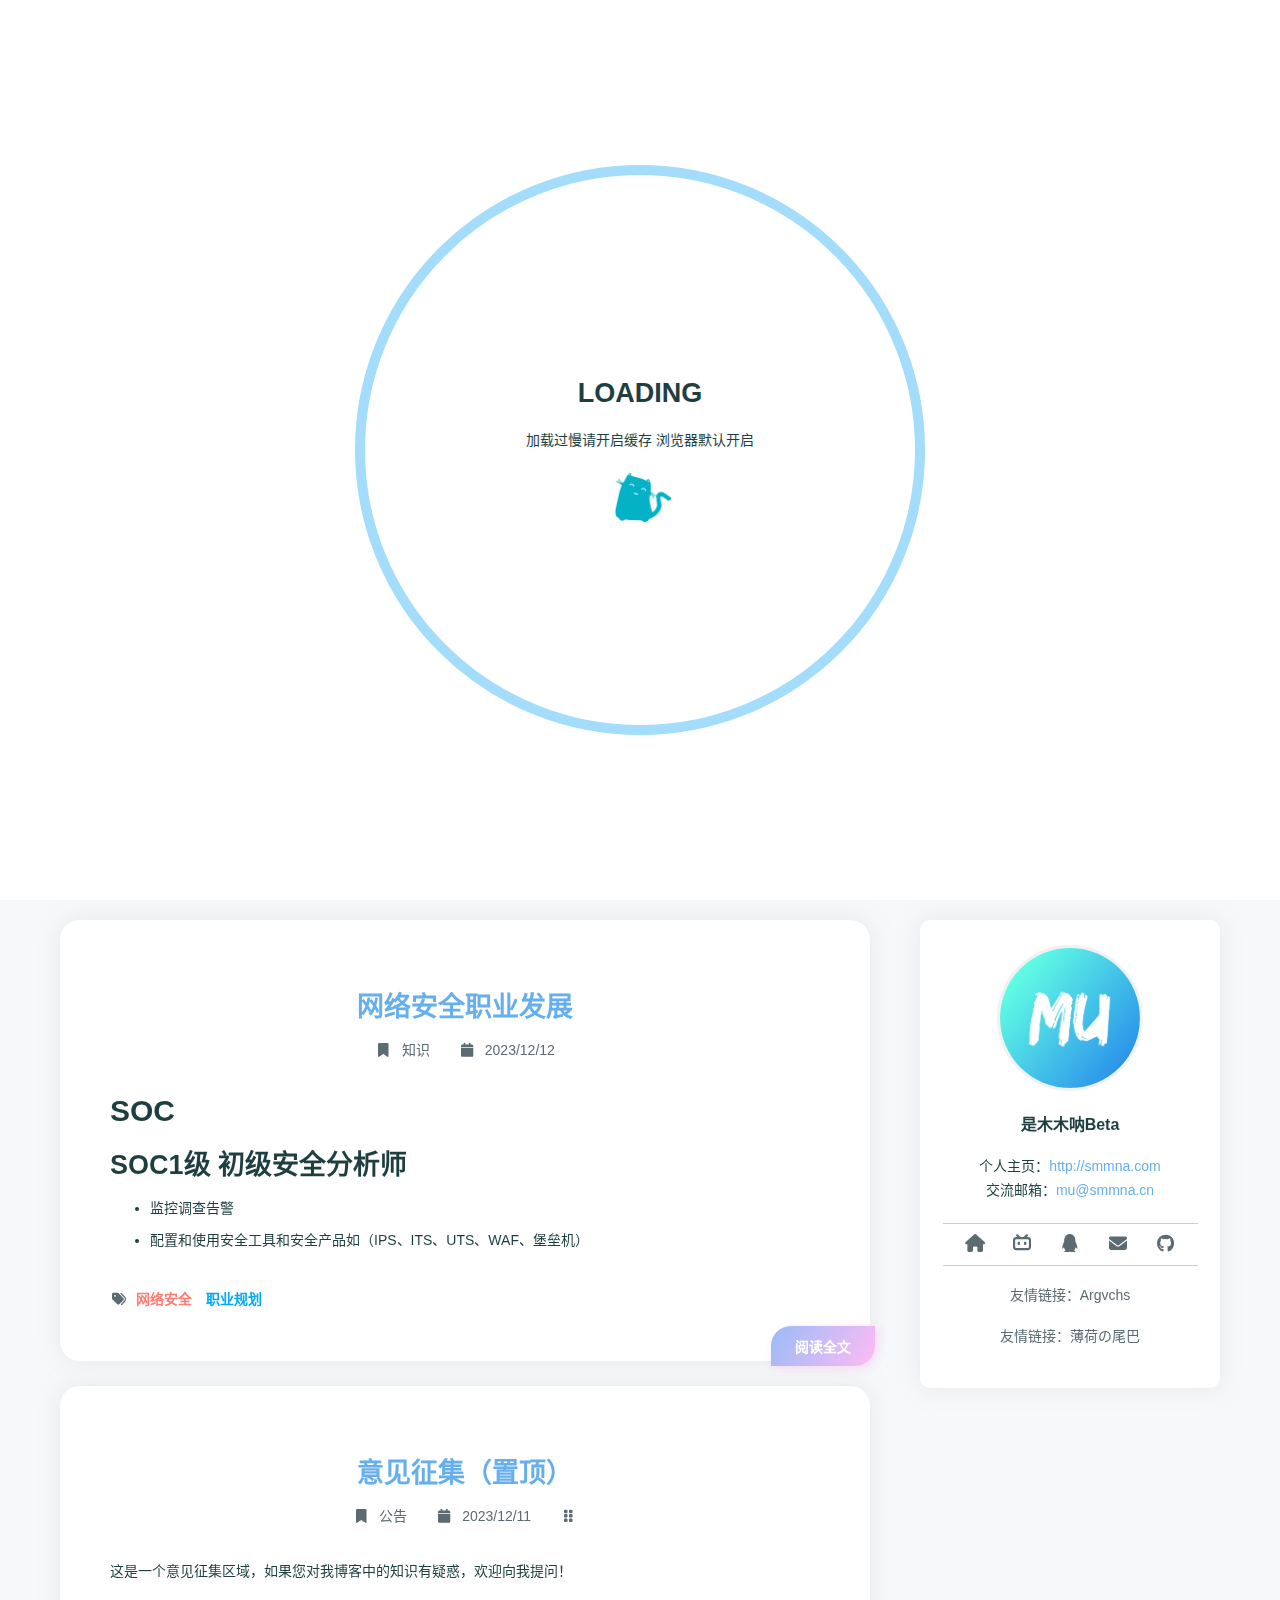
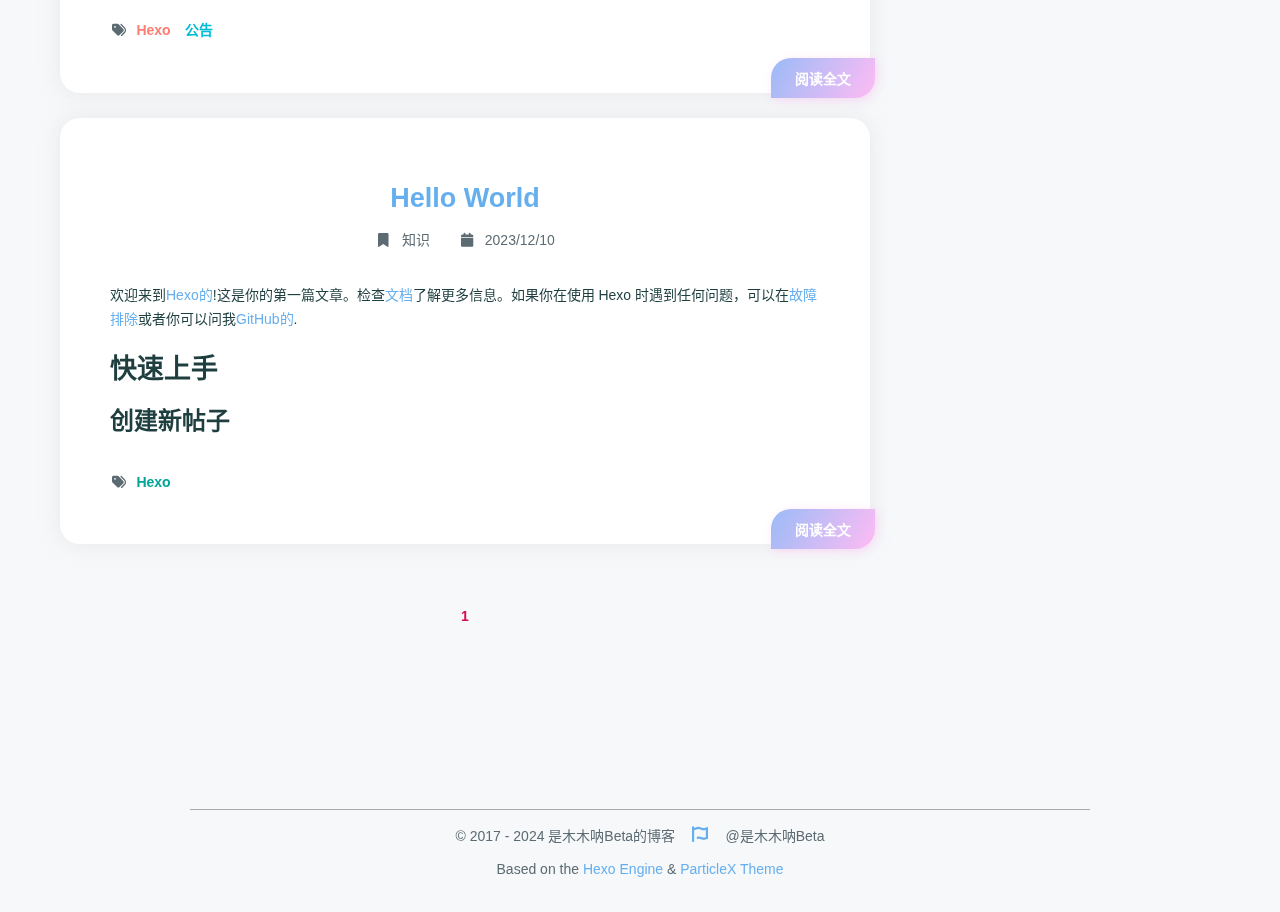
<file: index.html>
<!DOCTYPE html>
<html lang="zh-cn">
    <canvas id="fireworks" style="position: fixed; top: 0; left: 0; width: 100vw; height: 100vh; pointer-events: none; z-index: 32767"></canvas>
    <script src="https://cdn.staticfile.org/animejs/3.2.1/anime.min.js"></script>
    <script src="/js/fireworks.min.js"></script>
    <canvas id="background" style="position: fixed; top: 0; left: 0; width: 100vw; height: 100vh; pointer-events: none; z-index: -1"></canvas>
    <script src="/js/background.min.js"></script>
<head>
    <meta charset="utf-8" />
    <title>是木木呐Beta的博客</title>
    <meta name="author" content="是木木呐Beta" />
    <meta name="description" content="" />
    <meta name="keywords" content="" />
    <meta name="viewport" content="width=device-width, initial-scale=1.0, maximum-scale=1.0, user-scalable=0" />
    <link rel="icon" href="/images/LogoLight.png" />
    <link rel="preconnect" href="https://cdn.staticfile.org" />
<script src="https://cdn.staticfile.org/vue/3.3.7/vue.global.prod.min.js"></script>
<link rel="stylesheet" href="/fontawesome/css/all.min.css" />
<link rel="stylesheet" href="https://blogsmmnabeta.oss-cn-beijing.aliyuncs.com/api/font.css" />
<link rel="preconnect" href="https://fonts.loli.net" />
<link rel="preconnect" href="https://gstatic.loli.net" crossorigin />
<!-- <link rel="stylesheet" href="https://fonts.loli.net/css2?family=Fira+Code:wght@400;500;600;700&family=Lexend:wght@400;500;600;700;800;900&family=Noto+Sans+SC:wght@400;500;600;700;800;900&display=swap" /> -->
<script> const mixins = {}; </script>

<script src="https://polyfill.io/v3/polyfill.min.js?features=default"></script>


<script src="https://cdn.staticfile.org/highlight.js/11.9.0/highlight.min.js"></script>
<script src="https://cdn.staticfile.org/highlightjs-line-numbers.js/2.8.0/highlightjs-line-numbers.min.js"></script>
<link
    rel="stylesheet"
    href="https://cdn.staticfile.org/highlight.js/11.9.0/styles/github.min.css"
/>
<script src="/js/lib/highlight.js"></script>



<script src="/js/lib/preview.js"></script>





<script src="/js/lib/home.js"></script>

<link rel="stylesheet" href="/css/main.css" />


<meta name="generator" content="Hexo 6.3.0"></head>
<body>
    <div id="layout">
        <transition name="fade">
            <div id="loading" v-show="loading">
                <div id="loading-circle">
                    <h2>LOADING</h2>
                    <p>加载过慢请开启缓存 浏览器默认开启</p>
                    <img src="/images/loading.gif" />
                </div>
            </div>
        </transition>
        <div id="menu" :class="{ hidden: hiddenMenu, 'menu-color': menuColor}">
    <nav id="desktop-menu">
        <a class="title" href="/">
            <span>是木木呐BETA的博客</span>
        </a>
        
        <a href="/">
            <i class="fa-solid fa-house fa-fw"></i>
            <span>&ensp;主页</span>
        </a>
        
        <a href="/about">
            <i class="fa-solid fa-id-card fa-fw"></i>
            <span>&ensp;关于</span>
        </a>
        
        <a href="/archives">
            <i class="fa-solid fa-box-archive fa-fw"></i>
            <span>&ensp;文章</span>
        </a>
        
        <a href="/categories">
            <i class="fa-solid fa-bookmark fa-fw"></i>
            <span>&ensp;类型</span>
        </a>
        
        <a href="/tags">
            <i class="fa-solid fa-tags fa-fw"></i>
            <span>&ensp;标签</span>
        </a>
        
    </nav>
    <nav id="mobile-menu">
        <div class="title" @click="showMenuItems = !showMenuItems">
            <i class="fa-solid fa-bars fa-fw"></i>
            <span>&emsp;是木木呐BETA的博客</span>
        </div>
        <transition name="slide">
            <div class="items" v-show="showMenuItems">
                
                <a href="/">
                    <div class="item">
                        <div style="min-width: 20px; max-width: 50px; width: 10%">
                            <i class="fa-solid fa-house fa-fw"></i>
                        </div>
                        <div style="min-width: 100px; max-width: 150%; width: 20%">主页</div>
                    </div>
                </a>
                
                <a href="/about">
                    <div class="item">
                        <div style="min-width: 20px; max-width: 50px; width: 10%">
                            <i class="fa-solid fa-id-card fa-fw"></i>
                        </div>
                        <div style="min-width: 100px; max-width: 150%; width: 20%">关于</div>
                    </div>
                </a>
                
                <a href="/archives">
                    <div class="item">
                        <div style="min-width: 20px; max-width: 50px; width: 10%">
                            <i class="fa-solid fa-box-archive fa-fw"></i>
                        </div>
                        <div style="min-width: 100px; max-width: 150%; width: 20%">文章</div>
                    </div>
                </a>
                
                <a href="/categories">
                    <div class="item">
                        <div style="min-width: 20px; max-width: 50px; width: 10%">
                            <i class="fa-solid fa-bookmark fa-fw"></i>
                        </div>
                        <div style="min-width: 100px; max-width: 150%; width: 20%">类型</div>
                    </div>
                </a>
                
                <a href="/tags">
                    <div class="item">
                        <div style="min-width: 20px; max-width: 50px; width: 10%">
                            <i class="fa-solid fa-tags fa-fw"></i>
                        </div>
                        <div style="min-width: 100px; max-width: 150%; width: 20%">标签</div>
                    </div>
                </a>
                
            </div>
        </transition>
    </nav>
</div>
<transition name="fade">
    <div id="menu-curtain" @click="showMenuItems = !showMenuItems" v-show="showMenuItems"></div>
</transition>

        <div id="main" :class="loading ? 'into-enter-from': 'into-enter-active'">
            <div id="home-head">
    <div id="home-background" ref="homeBackground" data-images="/images/background.jpg,/images/background2.jpg"></div>
    <div id="home-info" @click="homeClick">
        <span class="loop"></span>
        <span class="loop"></span>
        <span class="loop"></span>
        <span class="loop"></span>
        <span class="info">
            <div class="wrap">
                <h1>是木木呐Beta的博客</h1>
                <h3>玲珑骰子安红豆，入骨相思知不知。</h3>
                <h5></h5>
            </div>
        </span>
    </div>
</div>
<div id="home-posts-wrap" true ref="homePostsWrap">
    <div id="home-posts">
        

<div class="post">
    <a href="/2023/12/12/%E7%BD%91%E7%BB%9C%E5%AE%89%E5%85%A8%E8%81%8C%E4%B8%9A%E5%8F%91%E5%B1%95/">
        <h2 class="post-title">网络安全职业发展</h2>
    </a>
    <div class="category-and-date">
        
        <span class="category">
            <a href="/categories/%E7%9F%A5%E8%AF%86/">
                <span class="icon">
                    <i class="fa-solid fa-bookmark fa-fw"></i>
                </span>
                知识
            </a>
        </span>
        
        <span class="date">
            <span class="icon">
                <i class="fa-solid fa-calendar fa-fw"></i>
            </span>
            2023/12/12
        </span>
        
        
    </div>
    <div class="description">
        <div class="content" v-pre>
            
            <h1 id="SOC"><a href="#SOC" class="headerlink" title="SOC"></a>SOC</h1><h2 id="SOC1级-初级安全分析师"><a href="#SOC1级-初级安全分析师" class="headerlink" title="SOC1级 初级安全分析师"></a>SOC1级 初级安全分析师</h2><ul>
<li>监控调查告警</li>
<li>配置和使用安全工具和安全产品如（IPS、ITS、UTS、WAF、堡垒机）
            
        </div>
    </div>
    <div class="post-tags">
        
        <span class="icon">
            <i class="fa-solid fa-tags fa-fw"></i>
        </span>
        
        
        
        <span class="tag">
            
            <a href="/tags/%E7%BD%91%E7%BB%9C%E5%AE%89%E5%85%A8/" style="color: #ff7d73">网络安全</a>
        </span>
        
        <span class="tag">
            
            <a href="/tags/%E8%81%8C%E4%B8%9A%E8%A7%84%E5%88%92/" style="color: #03a9f4">职业规划</a>
        </span>
        
    </div>
    <a href="/2023/12/12/%E7%BD%91%E7%BB%9C%E5%AE%89%E5%85%A8%E8%81%8C%E4%B8%9A%E5%8F%91%E5%B1%95/" class="go-post">阅读全文</a>
</div>

<div class="post">
    <a href="/2023/12/11/FirstBlog/">
        <h2 class="post-title">意见征集（置顶）</h2>
    </a>
    <div class="category-and-date">
        
        <span class="category">
            <a href="/categories/%E5%85%AC%E5%91%8A/">
                <span class="icon">
                    <i class="fa-solid fa-bookmark fa-fw"></i>
                </span>
                公告
            </a>
        </span>
        
        <span class="date">
            <span class="icon">
                <i class="fa-solid fa-calendar fa-fw"></i>
            </span>
            2023/12/11
        </span>
        
        
        <span class="special">
            <i class="fa-solid fa-grip-vertical fa-fw"></i>
        </span>
        
    </div>
    <div class="description">
        <div class="content" v-pre>
            
            <p>这是一个意见征集区域，如果您对我博客中的知识有疑惑，欢迎向我提问！</p>

            
        </div>
    </div>
    <div class="post-tags">
        
        <span class="icon">
            <i class="fa-solid fa-tags fa-fw"></i>
        </span>
        
        
        
        <span class="tag">
            
            <a href="/tags/Hexo/" style="color: #ff7d73">Hexo</a>
        </span>
        
        <span class="tag">
            
            <a href="/tags/%E5%85%AC%E5%91%8A/" style="color: #00bcd4">公告</a>
        </span>
        
    </div>
    <a href="/2023/12/11/FirstBlog/" class="go-post">阅读全文</a>
</div>

<div class="post">
    <a href="/2023/12/10/hello-world/">
        <h2 class="post-title">Hello World</h2>
    </a>
    <div class="category-and-date">
        
        <span class="category">
            <a href="/categories/%E7%9F%A5%E8%AF%86/">
                <span class="icon">
                    <i class="fa-solid fa-bookmark fa-fw"></i>
                </span>
                知识
            </a>
        </span>
        
        <span class="date">
            <span class="icon">
                <i class="fa-solid fa-calendar fa-fw"></i>
            </span>
            2023/12/10
        </span>
        
        
    </div>
    <div class="description">
        <div class="content" v-pre>
            
            <p>欢迎来到<a target="_blank" rel="noopener" href="https://hexo.io/">Hexo的</a>!这是你的第一篇文章。检查<a target="_blank" rel="noopener" href="https://hexo.io/docs/">文档</a>了解更多信息。如果你在使用 Hexo 时遇到任何问题，可以在<a target="_blank" rel="noopener" href="https://hexo.io/docs/troubleshooting.html">故障 排除</a>或者你可以问我<a target="_blank" rel="noopener" href="https://github.com/hexojs/hexo/issues">GitHub的</a>.</p>
<h2 id="快速上手"><a href="#快速上手" class="headerlink" title="快速上手"></a>快速上手</h2><h3 id="创建新帖子"><a href="#创建新帖子" class="headerlink" title="创建新帖子"></a>创建新帖子</h3>
            
        </div>
    </div>
    <div class="post-tags">
        
        <span class="icon">
            <i class="fa-solid fa-tags fa-fw"></i>
        </span>
        
        
        
        <span class="tag">
            
            <a href="/tags/Hexo/" style="color: #00a596">Hexo</a>
        </span>
        
    </div>
    <a href="/2023/12/10/hello-world/" class="go-post">阅读全文</a>
</div>


        <div class="page-current">
    
    <span class="current">1</span>
    
    
    
    
</div>

    </div>
    
    <div id="home-card">
        <div id="card-style">
    <div id="card-div">
        <div class="avatar">
            <img src="/images/LogoLight.png" alt="avatar" />
        </div>
        <div class="name">是木木呐Beta</div>
        <div class="description">
            <p>个人主页：<a target="_blank" rel="noopener" href="http://smmna.com/">http://smmna.com</a><br>交流邮箱：<a href="mailto:&#109;&#117;&#64;&#x73;&#109;&#x6d;&#110;&#97;&#x2e;&#99;&#110;">&#109;&#117;&#64;&#x73;&#109;&#x6d;&#110;&#97;&#x2e;&#99;&#110;</a></p>

        </div>
        
        <div class="icon-links">
            
            <span class="icon-link">
                <a target="_blank" rel="noopener" href="https://smmna.cn">
                    <i
                        class="fa-solid fa-house fa-fw"
                    ></i>
                </a>
            </span>
            
            <span class="icon-link">
                <a target="_blank" rel="noopener" href="https://space.bilibili.com/1383229824">
                    <i
                        class="fa-brands fa-bilibili fa-fw"
                    ></i>
                </a>
            </span>
            
            <span class="icon-link">
                <a href="tencent://message/?uin=82375305">
                    <i
                        class="fa-brands fa-qq fa-fw"
                    ></i>
                </a>
            </span>
            
            <span class="icon-link">
                <a href="mailto:mu@smmna.cn">
                    <i
                        class="fa-solid fa-envelope fa-fw"
                    ></i>
                </a>
            </span>
            
            <span class="icon-link">
                <a target="_blank" rel="noopener" href="https://github.com/SmmnaBeta">
                    <i
                        class="fa-brands fa-github fa-fw"
                    ></i>
                </a>
            </span>
            
        </div>
        
        
        <div class="friend-links">
            
            <div class="friend-link">
                <a target="_blank" rel="noopener" href="https://argvchs.github.io/">友情链接：Argvchs</a>
            </div>
            
            <div class="friend-link">
                <a target="_blank" rel="noopener" href="https://hoshiroko.com">友情链接：薄荷の尾巴</a>
            </div>
            
        </div>
        
    </div>
</div>

    </div>
    
</div>

            <footer id="footer">
    <div id="footer-wrap">
        <div>
            &copy;
            2017 - 2024 是木木呐Beta的博客
            <span id="footer-icon">
                <i class="fa-solid fa-font-awesome fa-fw"></i>
            </span>
            &commat;是木木呐Beta
        </div>
        <div>
            Based on the <a target="_blank" rel="noopener" href="https://hexo.io">Hexo Engine</a> &amp;
            <a target="_blank" rel="noopener" href="https://github.com/theme-particlex/hexo-theme-particlex">ParticleX Theme</a>
        </div>
        
    </div>
</footer>

        </div>
        
        <transition name="fade">
            <div id="preview" ref="preview" v-show="previewShow">
                <img id="preview-content" ref="previewContent" />
            </div>
        </transition>
        
    </div>
    <script src="/js/main.js"></script>
    
</body>
</html>
</file>
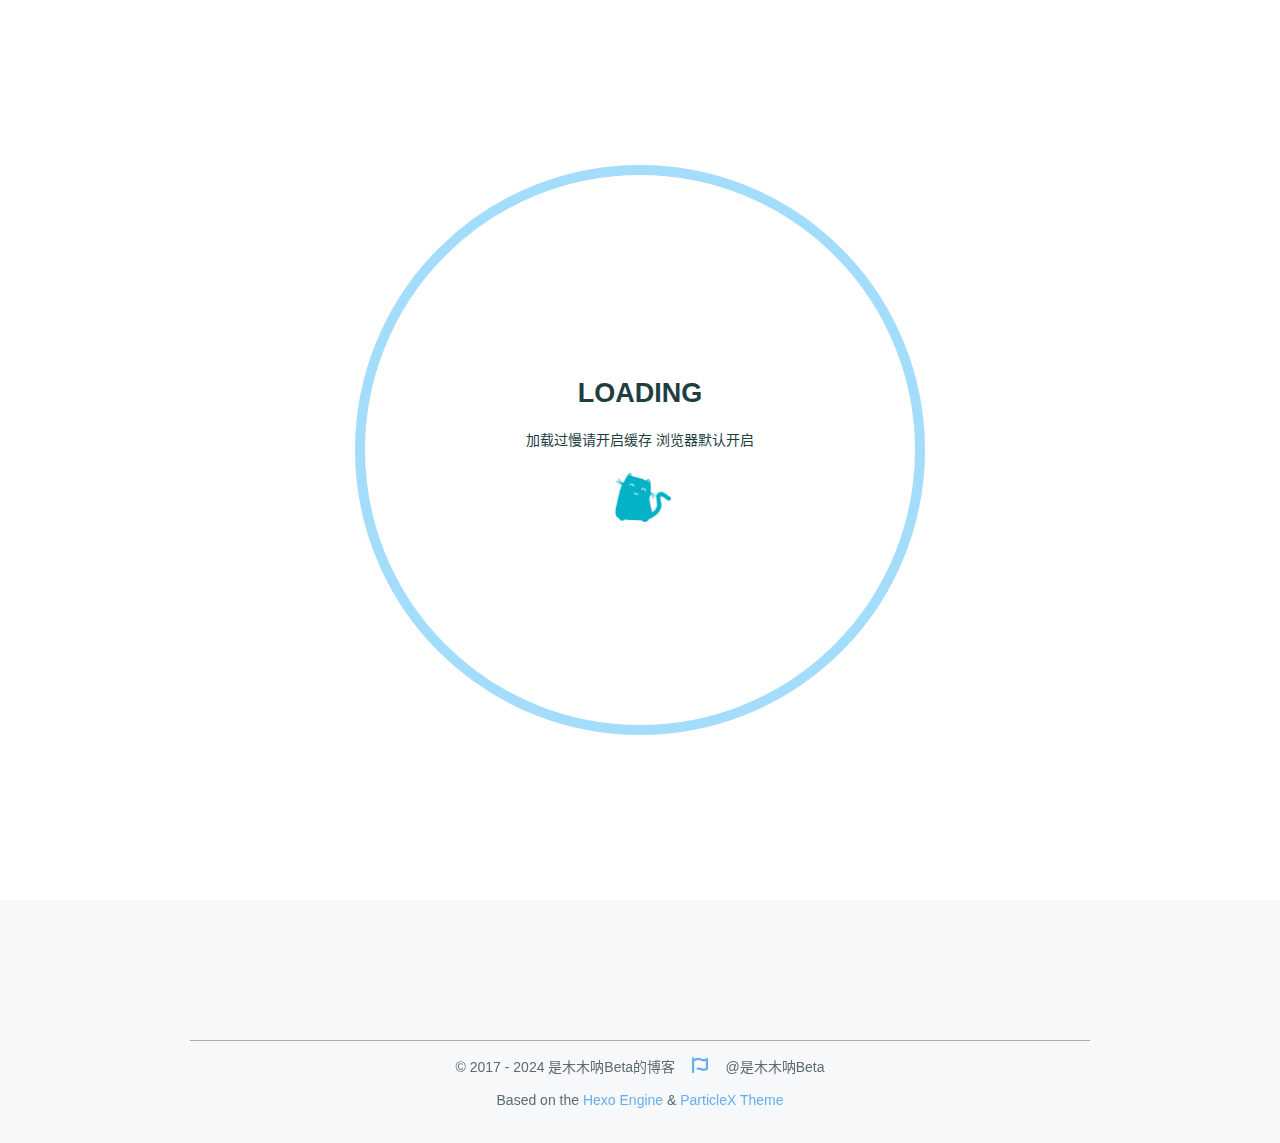
<file: about/index.html>
<!DOCTYPE html>
<html lang="zh-cn">
    <canvas id="fireworks" style="position: fixed; top: 0; left: 0; width: 100vw; height: 100vh; pointer-events: none; z-index: 32767"></canvas>
    <script src="https://cdn.staticfile.org/animejs/3.2.1/anime.min.js"></script>
    <script src="/js/fireworks.min.js"></script>
    <canvas id="background" style="position: fixed; top: 0; left: 0; width: 100vw; height: 100vh; pointer-events: none; z-index: -1"></canvas>
    <script src="/js/background.min.js"></script>
<head>
    <meta charset="utf-8" />
    <title>about | 是木木呐Beta的博客</title>
    <meta name="author" content="是木木呐Beta" />
    <meta name="description" content="" />
    <meta name="keywords" content="" />
    <meta name="viewport" content="width=device-width, initial-scale=1.0, maximum-scale=1.0, user-scalable=0" />
    <link rel="icon" href="/images/LogoLight.png" />
    <link rel="preconnect" href="https://cdn.staticfile.org" />
<script src="https://cdn.staticfile.org/vue/3.3.7/vue.global.prod.min.js"></script>
<link rel="stylesheet" href="/fontawesome/css/all.min.css" />
<link rel="stylesheet" href="https://blogsmmnabeta.oss-cn-beijing.aliyuncs.com/api/font.css" />
<link rel="preconnect" href="https://fonts.loli.net" />
<link rel="preconnect" href="https://gstatic.loli.net" crossorigin />
<!-- <link rel="stylesheet" href="https://fonts.loli.net/css2?family=Fira+Code:wght@400;500;600;700&family=Lexend:wght@400;500;600;700;800;900&family=Noto+Sans+SC:wght@400;500;600;700;800;900&display=swap" /> -->
<script> const mixins = {}; </script>

<script src="https://polyfill.io/v3/polyfill.min.js?features=default"></script>


<script src="https://cdn.staticfile.org/highlight.js/11.9.0/highlight.min.js"></script>
<script src="https://cdn.staticfile.org/highlightjs-line-numbers.js/2.8.0/highlightjs-line-numbers.min.js"></script>
<link
    rel="stylesheet"
    href="https://cdn.staticfile.org/highlight.js/11.9.0/styles/github.min.css"
/>
<script src="/js/lib/highlight.js"></script>



<script src="/js/lib/preview.js"></script>









<link rel="stylesheet" href="/css/main.css" />


<meta name="generator" content="Hexo 6.3.0"></head>
<body>
    <div id="layout">
        <transition name="fade">
            <div id="loading" v-show="loading">
                <div id="loading-circle">
                    <h2>LOADING</h2>
                    <p>加载过慢请开启缓存 浏览器默认开启</p>
                    <img src="/images/loading.gif" />
                </div>
            </div>
        </transition>
        <div id="menu" :class="{ hidden: hiddenMenu, 'menu-color': menuColor}">
    <nav id="desktop-menu">
        <a class="title" href="/">
            <span>是木木呐BETA的博客</span>
        </a>
        
        <a href="/">
            <i class="fa-solid fa-house fa-fw"></i>
            <span>&ensp;主页</span>
        </a>
        
        <a href="/about">
            <i class="fa-solid fa-id-card fa-fw"></i>
            <span>&ensp;关于</span>
        </a>
        
        <a href="/archives">
            <i class="fa-solid fa-box-archive fa-fw"></i>
            <span>&ensp;文章</span>
        </a>
        
        <a href="/categories">
            <i class="fa-solid fa-bookmark fa-fw"></i>
            <span>&ensp;类型</span>
        </a>
        
        <a href="/tags">
            <i class="fa-solid fa-tags fa-fw"></i>
            <span>&ensp;标签</span>
        </a>
        
    </nav>
    <nav id="mobile-menu">
        <div class="title" @click="showMenuItems = !showMenuItems">
            <i class="fa-solid fa-bars fa-fw"></i>
            <span>&emsp;是木木呐BETA的博客</span>
        </div>
        <transition name="slide">
            <div class="items" v-show="showMenuItems">
                
                <a href="/">
                    <div class="item">
                        <div style="min-width: 20px; max-width: 50px; width: 10%">
                            <i class="fa-solid fa-house fa-fw"></i>
                        </div>
                        <div style="min-width: 100px; max-width: 150%; width: 20%">主页</div>
                    </div>
                </a>
                
                <a href="/about">
                    <div class="item">
                        <div style="min-width: 20px; max-width: 50px; width: 10%">
                            <i class="fa-solid fa-id-card fa-fw"></i>
                        </div>
                        <div style="min-width: 100px; max-width: 150%; width: 20%">关于</div>
                    </div>
                </a>
                
                <a href="/archives">
                    <div class="item">
                        <div style="min-width: 20px; max-width: 50px; width: 10%">
                            <i class="fa-solid fa-box-archive fa-fw"></i>
                        </div>
                        <div style="min-width: 100px; max-width: 150%; width: 20%">文章</div>
                    </div>
                </a>
                
                <a href="/categories">
                    <div class="item">
                        <div style="min-width: 20px; max-width: 50px; width: 10%">
                            <i class="fa-solid fa-bookmark fa-fw"></i>
                        </div>
                        <div style="min-width: 100px; max-width: 150%; width: 20%">类型</div>
                    </div>
                </a>
                
                <a href="/tags">
                    <div class="item">
                        <div style="min-width: 20px; max-width: 50px; width: 10%">
                            <i class="fa-solid fa-tags fa-fw"></i>
                        </div>
                        <div style="min-width: 100px; max-width: 150%; width: 20%">标签</div>
                    </div>
                </a>
                
            </div>
        </transition>
    </nav>
</div>
<transition name="fade">
    <div id="menu-curtain" @click="showMenuItems = !showMenuItems" v-show="showMenuItems"></div>
</transition>

        <div id="main" :class="loading ? 'into-enter-from': 'into-enter-active'">
            <div class="article">
    <div>
        <h1>about</h1>
    </div>
    <div class="info">
        <span class="date">
            <span class="icon">
                <i class="fa-solid fa-calendar fa-fw"></i>
            </span>
            2023/12/13
        </span>
        
        
    </div>
    
    <div class="content" v-pre>
        <h1 id="看这里！！！👋"><a href="#看这里！！！👋" class="headerlink" title="看这里！！！👋"></a>看这里！！！👋</h1><hr>
<blockquote>
<p>欢迎来到我的Blog，你可以在我的博客学习一些知识，希望这些知识能够帮助到你~</p>
</blockquote>
<h2 id="💡-语言"><a href="#💡-语言" class="headerlink" title="💡 语言"></a>💡 语言</h2><ul>
<li>🦄 C&#x2F;C++</li>
<li>🐍 Python</li>
<li>🐤 Java</li>
<li>🐳 Linux</li>
</ul>
<h2 id="✨-帐号"><a href="#✨-帐号" class="headerlink" title="✨ 帐号"></a>✨ 帐号</h2><table>
<thead>
<tr>
<th align="center">网站</th>
<th align="left">帐号</th>
</tr>
</thead>
<tbody><tr>
<td align="center">QQ</td>
<td align="left">82375305</td>
</tr>
<tr>
<td align="center">GitHub</td>
<td align="left"><a target="_blank" rel="noopener" href="https://github.com/SmmnaBeta">SmmnaBeta</a></td>
</tr>
<tr>
<td align="center">邮箱</td>
<td align="left"><a href="mailto:&#109;&#x75;&#64;&#115;&#109;&#x6d;&#110;&#97;&#46;&#x63;&#x6e;">&#109;&#x75;&#64;&#115;&#109;&#x6d;&#110;&#97;&#46;&#x63;&#x6e;</a></td>
</tr>
</tbody></table>

    </div>
    
    
    
    
    <div id="comment">
        <div id="giscus-container" class="giscus"></div>
    </div>
    
    
    
    
</div>

            <footer id="footer">
    <div id="footer-wrap">
        <div>
            &copy;
            2017 - 2024 是木木呐Beta的博客
            <span id="footer-icon">
                <i class="fa-solid fa-font-awesome fa-fw"></i>
            </span>
            &commat;是木木呐Beta
        </div>
        <div>
            Based on the <a target="_blank" rel="noopener" href="https://hexo.io">Hexo Engine</a> &amp;
            <a target="_blank" rel="noopener" href="https://github.com/theme-particlex/hexo-theme-particlex">ParticleX Theme</a>
        </div>
        
    </div>
</footer>

        </div>
        
        <transition name="fade">
            <div id="preview" ref="preview" v-show="previewShow">
                <img id="preview-content" ref="previewContent" />
            </div>
        </transition>
        
    </div>
    <script src="/js/main.js"></script>
    
    
<script
    src="https://giscus.app/client.js"
    data-repo="SmmnaBeta/SmmnaBeta.github.io"
    data-repo-id="R_kgDOK4ohFQ"
    data-category="Announcements"
    data-category-id="DIC_kwDOK4ohFc4CbrDD"
    data-mapping="pathname"
    data-strict="0"
    data-reactions-enabled="1"
    data-emit-metadata="0"
    data-input-position="top"
    data-theme="light"
    data-lang="zh-CN"
    crossorigin
    async
></script>





    
</body>
</html>
</file>
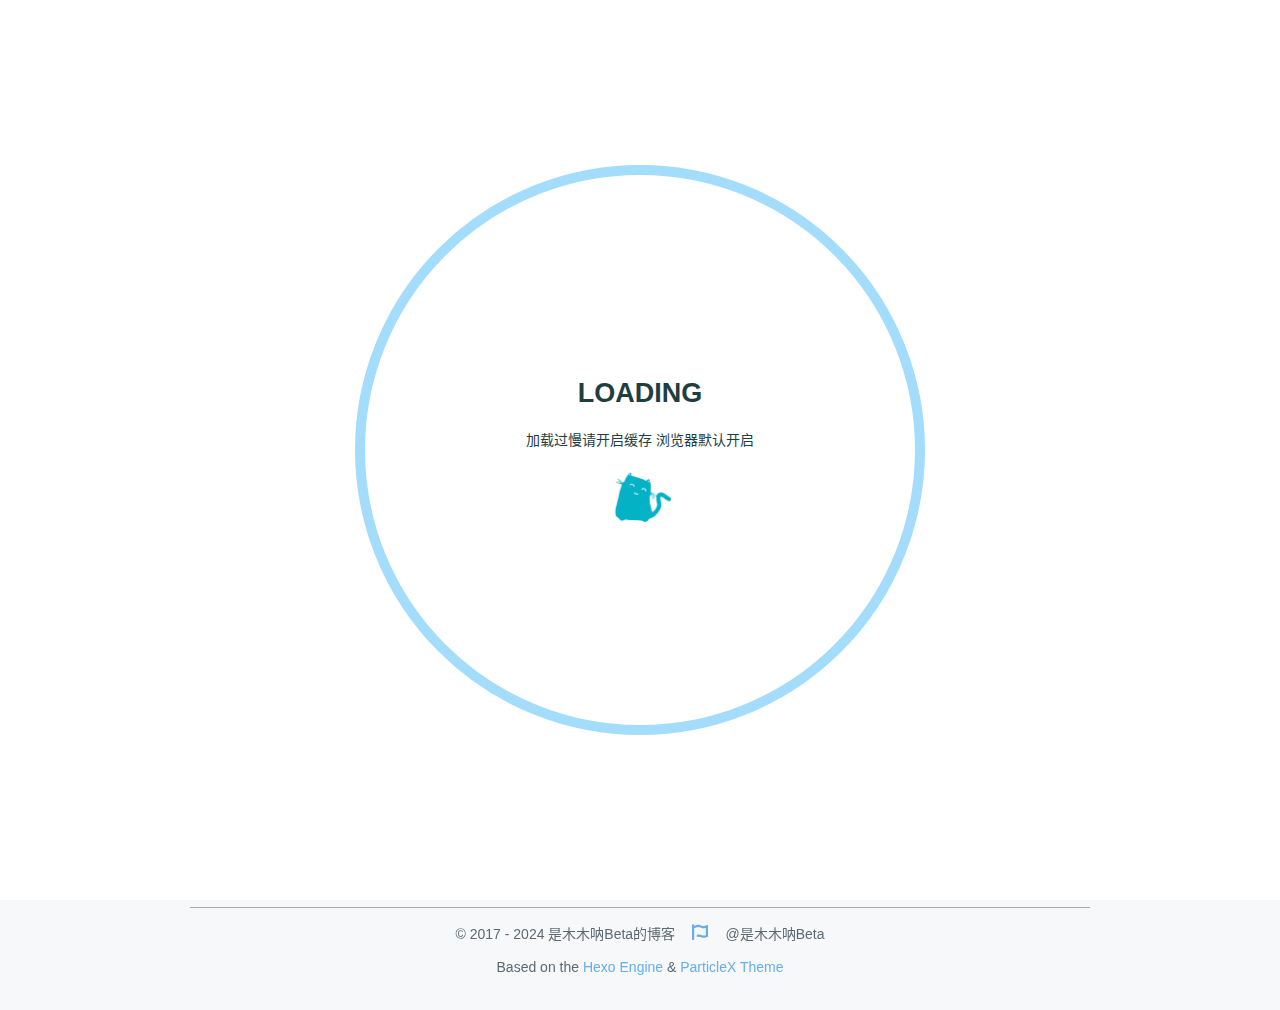
<file: archives/index.html>
<!DOCTYPE html>
<html lang="zh-cn">
    <canvas id="fireworks" style="position: fixed; top: 0; left: 0; width: 100vw; height: 100vh; pointer-events: none; z-index: 32767"></canvas>
    <script src="https://cdn.staticfile.org/animejs/3.2.1/anime.min.js"></script>
    <script src="/js/fireworks.min.js"></script>
    <canvas id="background" style="position: fixed; top: 0; left: 0; width: 100vw; height: 100vh; pointer-events: none; z-index: -1"></canvas>
    <script src="/js/background.min.js"></script>
<head>
    <meta charset="utf-8" />
    <title>Archives | 是木木呐Beta的博客</title>
    <meta name="author" content="是木木呐Beta" />
    <meta name="description" content="" />
    <meta name="keywords" content="" />
    <meta name="viewport" content="width=device-width, initial-scale=1.0, maximum-scale=1.0, user-scalable=0" />
    <link rel="icon" href="/images/LogoLight.png" />
    <link rel="preconnect" href="https://cdn.staticfile.org" />
<script src="https://cdn.staticfile.org/vue/3.3.7/vue.global.prod.min.js"></script>
<link rel="stylesheet" href="/fontawesome/css/all.min.css" />
<link rel="stylesheet" href="https://blogsmmnabeta.oss-cn-beijing.aliyuncs.com/api/font.css" />
<link rel="preconnect" href="https://fonts.loli.net" />
<link rel="preconnect" href="https://gstatic.loli.net" crossorigin />
<!-- <link rel="stylesheet" href="https://fonts.loli.net/css2?family=Fira+Code:wght@400;500;600;700&family=Lexend:wght@400;500;600;700;800;900&family=Noto+Sans+SC:wght@400;500;600;700;800;900&display=swap" /> -->
<script> const mixins = {}; </script>

<script src="https://polyfill.io/v3/polyfill.min.js?features=default"></script>


<script src="https://cdn.staticfile.org/highlight.js/11.9.0/highlight.min.js"></script>
<script src="https://cdn.staticfile.org/highlightjs-line-numbers.js/2.8.0/highlightjs-line-numbers.min.js"></script>
<link
    rel="stylesheet"
    href="https://cdn.staticfile.org/highlight.js/11.9.0/styles/github.min.css"
/>
<script src="/js/lib/highlight.js"></script>



<script src="/js/lib/preview.js"></script>



<script src="/js/lib/search.js"></script>



<link rel="stylesheet" href="/css/main.css" />


<meta name="generator" content="Hexo 6.3.0"></head>
<body>
    <div id="layout">
        <transition name="fade">
            <div id="loading" v-show="loading">
                <div id="loading-circle">
                    <h2>LOADING</h2>
                    <p>加载过慢请开启缓存 浏览器默认开启</p>
                    <img src="/images/loading.gif" />
                </div>
            </div>
        </transition>
        <div id="menu" :class="{ hidden: hiddenMenu, 'menu-color': menuColor}">
    <nav id="desktop-menu">
        <a class="title" href="/">
            <span>是木木呐BETA的博客</span>
        </a>
        
        <a href="/">
            <i class="fa-solid fa-house fa-fw"></i>
            <span>&ensp;主页</span>
        </a>
        
        <a href="/about">
            <i class="fa-solid fa-id-card fa-fw"></i>
            <span>&ensp;关于</span>
        </a>
        
        <a href="/archives">
            <i class="fa-solid fa-box-archive fa-fw"></i>
            <span>&ensp;文章</span>
        </a>
        
        <a href="/categories">
            <i class="fa-solid fa-bookmark fa-fw"></i>
            <span>&ensp;类型</span>
        </a>
        
        <a href="/tags">
            <i class="fa-solid fa-tags fa-fw"></i>
            <span>&ensp;标签</span>
        </a>
        
    </nav>
    <nav id="mobile-menu">
        <div class="title" @click="showMenuItems = !showMenuItems">
            <i class="fa-solid fa-bars fa-fw"></i>
            <span>&emsp;是木木呐BETA的博客</span>
        </div>
        <transition name="slide">
            <div class="items" v-show="showMenuItems">
                
                <a href="/">
                    <div class="item">
                        <div style="min-width: 20px; max-width: 50px; width: 10%">
                            <i class="fa-solid fa-house fa-fw"></i>
                        </div>
                        <div style="min-width: 100px; max-width: 150%; width: 20%">主页</div>
                    </div>
                </a>
                
                <a href="/about">
                    <div class="item">
                        <div style="min-width: 20px; max-width: 50px; width: 10%">
                            <i class="fa-solid fa-id-card fa-fw"></i>
                        </div>
                        <div style="min-width: 100px; max-width: 150%; width: 20%">关于</div>
                    </div>
                </a>
                
                <a href="/archives">
                    <div class="item">
                        <div style="min-width: 20px; max-width: 50px; width: 10%">
                            <i class="fa-solid fa-box-archive fa-fw"></i>
                        </div>
                        <div style="min-width: 100px; max-width: 150%; width: 20%">文章</div>
                    </div>
                </a>
                
                <a href="/categories">
                    <div class="item">
                        <div style="min-width: 20px; max-width: 50px; width: 10%">
                            <i class="fa-solid fa-bookmark fa-fw"></i>
                        </div>
                        <div style="min-width: 100px; max-width: 150%; width: 20%">类型</div>
                    </div>
                </a>
                
                <a href="/tags">
                    <div class="item">
                        <div style="min-width: 20px; max-width: 50px; width: 10%">
                            <i class="fa-solid fa-tags fa-fw"></i>
                        </div>
                        <div style="min-width: 100px; max-width: 150%; width: 20%">标签</div>
                    </div>
                </a>
                
            </div>
        </transition>
    </nav>
</div>
<transition name="fade">
    <div id="menu-curtain" @click="showMenuItems = !showMenuItems" v-show="showMenuItems"></div>
</transition>

        <div id="main" :class="loading ? 'into-enter-from': 'into-enter-active'">
            
<div id="archives">
    
    <input id="search-bar" class="input" placeholder="搜索" v-model="rawSearch" />
    
    <div id="timeline-wrap" ref="timeline">
        
        <div class="timeline" data-title="helloworld">
            <div class="timeline-tail"></div>
            <div class="timeline-content">
                <div class="item-time">2023/12/10</div>
                <a href="/2023/12/10/hello-world/">
                    <h3>Hello World</h3>
                </a>
                <div class="info">
                    
                    <span class="category">
                        <a href="/categories/%E7%9F%A5%E8%AF%86/">
                            <span class="icon">
                                <i class="fa-solid fa-bookmark fa-fw"></i>
                            </span>
                            知识
                        </a>
                    </span>
                    
                    
                    <span class="tags">
                        <span class="icon">
                            <i class="fa-solid fa-tags fa-fw"></i>
                        </span>
                        
                        
                        <span class="tag">
                            
                            <a href="/tags/Hexo/" style="color: #03a9f4">Hexo</a>
                        </span>
                        
                    </span>
                    
                </div>
            </div>
        </div>
        
        <div class="timeline" data-title="意见征集（置顶）">
            <div class="timeline-tail"></div>
            <div class="timeline-content">
                <div class="item-time">2023/12/11</div>
                <a href="/2023/12/11/FirstBlog/">
                    <h3>意见征集（置顶）</h3>
                </a>
                <div class="info">
                    
                    <span class="category">
                        <a href="/categories/%E5%85%AC%E5%91%8A/">
                            <span class="icon">
                                <i class="fa-solid fa-bookmark fa-fw"></i>
                            </span>
                            公告
                        </a>
                    </span>
                    
                    
                    <span class="tags">
                        <span class="icon">
                            <i class="fa-solid fa-tags fa-fw"></i>
                        </span>
                        
                        
                        <span class="tag">
                            
                            <a href="/tags/Hexo/" style="color: #ffa2c4">Hexo</a>
                        </span>
                        
                        <span class="tag">
                            
                            <a href="/tags/%E5%85%AC%E5%91%8A/" style="color: #00bcd4">公告</a>
                        </span>
                        
                    </span>
                    
                </div>
            </div>
        </div>
        
        <div class="timeline" data-title="网络安全职业发展">
            <div class="timeline-tail"></div>
            <div class="timeline-content">
                <div class="item-time">2023/12/12</div>
                <a href="/2023/12/12/%E7%BD%91%E7%BB%9C%E5%AE%89%E5%85%A8%E8%81%8C%E4%B8%9A%E5%8F%91%E5%B1%95/">
                    <h3>网络安全职业发展</h3>
                </a>
                <div class="info">
                    
                    <span class="category">
                        <a href="/categories/%E7%9F%A5%E8%AF%86/">
                            <span class="icon">
                                <i class="fa-solid fa-bookmark fa-fw"></i>
                            </span>
                            知识
                        </a>
                    </span>
                    
                    
                    <span class="tags">
                        <span class="icon">
                            <i class="fa-solid fa-tags fa-fw"></i>
                        </span>
                        
                        
                        <span class="tag">
                            
                            <a href="/tags/%E7%BD%91%E7%BB%9C%E5%AE%89%E5%85%A8/" style="color: #00a596">网络安全</a>
                        </span>
                        
                        <span class="tag">
                            
                            <a href="/tags/%E8%81%8C%E4%B8%9A%E8%A7%84%E5%88%92/" style="color: #ff7d73">职业规划</a>
                        </span>
                        
                    </span>
                    
                </div>
            </div>
        </div>
        
    </div>
</div>

            <footer id="footer">
    <div id="footer-wrap">
        <div>
            &copy;
            2017 - 2024 是木木呐Beta的博客
            <span id="footer-icon">
                <i class="fa-solid fa-font-awesome fa-fw"></i>
            </span>
            &commat;是木木呐Beta
        </div>
        <div>
            Based on the <a target="_blank" rel="noopener" href="https://hexo.io">Hexo Engine</a> &amp;
            <a target="_blank" rel="noopener" href="https://github.com/theme-particlex/hexo-theme-particlex">ParticleX Theme</a>
        </div>
        
    </div>
</footer>

        </div>
        
        <transition name="fade">
            <div id="preview" ref="preview" v-show="previewShow">
                <img id="preview-content" ref="previewContent" />
            </div>
        </transition>
        
    </div>
    <script src="/js/main.js"></script>
    
</body>
</html>
</file>
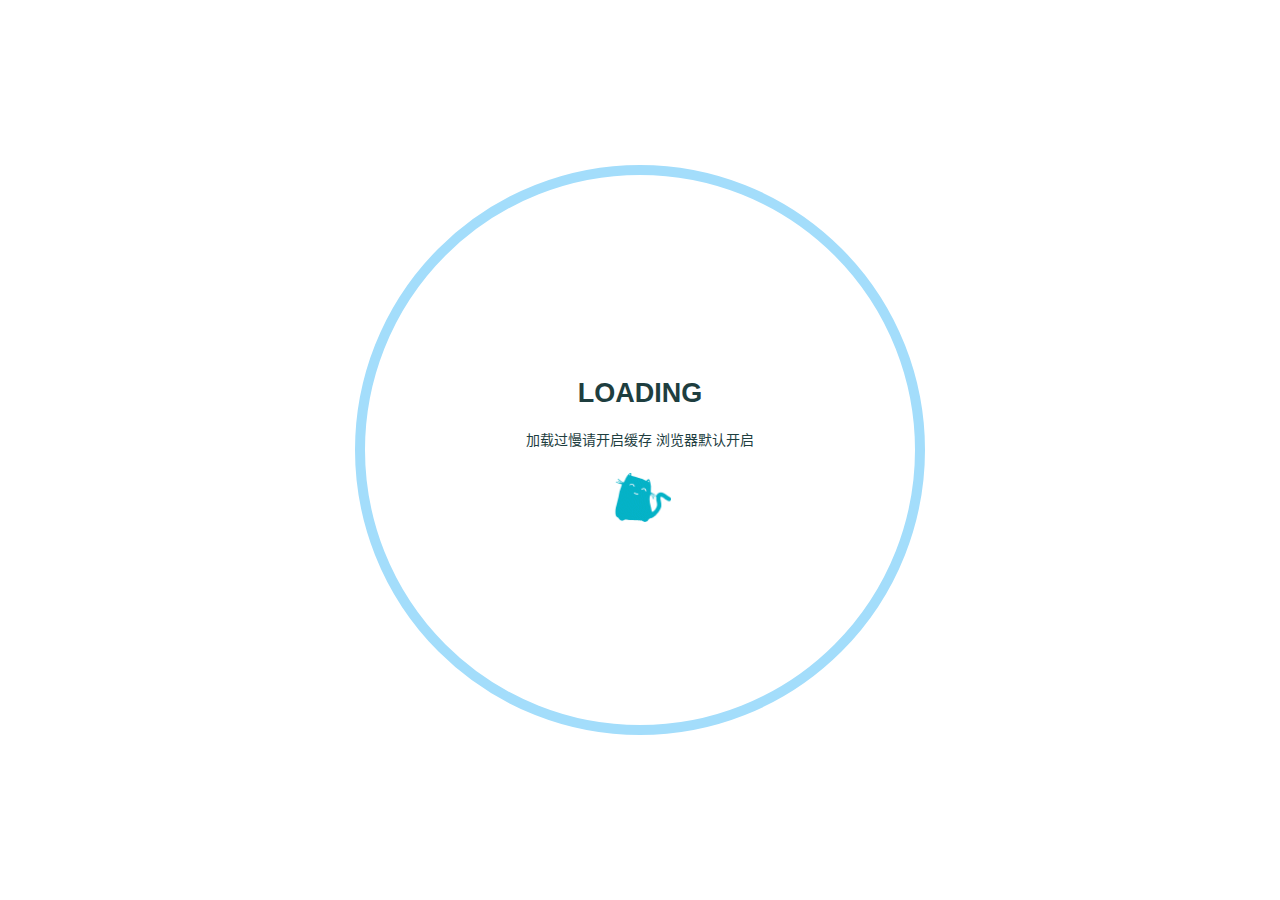
<file: categories/index.html>
<!DOCTYPE html>
<html lang="zh-cn">
    <canvas id="fireworks" style="position: fixed; top: 0; left: 0; width: 100vw; height: 100vh; pointer-events: none; z-index: 32767"></canvas>
    <script src="https://cdn.staticfile.org/animejs/3.2.1/anime.min.js"></script>
    <script src="/js/fireworks.min.js"></script>
    <canvas id="background" style="position: fixed; top: 0; left: 0; width: 100vw; height: 100vh; pointer-events: none; z-index: -1"></canvas>
    <script src="/js/background.min.js"></script>
<head>
    <meta charset="utf-8" />
    <title>categories | 是木木呐Beta的博客</title>
    <meta name="author" content="是木木呐Beta" />
    <meta name="description" content="" />
    <meta name="keywords" content="" />
    <meta name="viewport" content="width=device-width, initial-scale=1.0, maximum-scale=1.0, user-scalable=0" />
    <link rel="icon" href="/images/LogoLight.png" />
    <link rel="preconnect" href="https://cdn.staticfile.org" />
<script src="https://cdn.staticfile.org/vue/3.3.7/vue.global.prod.min.js"></script>
<link rel="stylesheet" href="/fontawesome/css/all.min.css" />
<link rel="stylesheet" href="https://blogsmmnabeta.oss-cn-beijing.aliyuncs.com/api/font.css" />
<link rel="preconnect" href="https://fonts.loli.net" />
<link rel="preconnect" href="https://gstatic.loli.net" crossorigin />
<!-- <link rel="stylesheet" href="https://fonts.loli.net/css2?family=Fira+Code:wght@400;500;600;700&family=Lexend:wght@400;500;600;700;800;900&family=Noto+Sans+SC:wght@400;500;600;700;800;900&display=swap" /> -->
<script> const mixins = {}; </script>

<script src="https://polyfill.io/v3/polyfill.min.js?features=default"></script>


<script src="https://cdn.staticfile.org/highlight.js/11.9.0/highlight.min.js"></script>
<script src="https://cdn.staticfile.org/highlightjs-line-numbers.js/2.8.0/highlightjs-line-numbers.min.js"></script>
<link
    rel="stylesheet"
    href="https://cdn.staticfile.org/highlight.js/11.9.0/styles/github.min.css"
/>
<script src="/js/lib/highlight.js"></script>



<script src="/js/lib/preview.js"></script>





<link rel="stylesheet" href="/css/main.css" />


<meta name="generator" content="Hexo 6.3.0"></head>
<body>
    <div id="layout">
        <transition name="fade">
            <div id="loading" v-show="loading">
                <div id="loading-circle">
                    <h2>LOADING</h2>
                    <p>加载过慢请开启缓存 浏览器默认开启</p>
                    <img src="/images/loading.gif" />
                </div>
            </div>
        </transition>
        <div id="menu" :class="{ hidden: hiddenMenu, 'menu-color': menuColor}">
    <nav id="desktop-menu">
        <a class="title" href="/">
            <span>是木木呐BETA的博客</span>
        </a>
        
        <a href="/">
            <i class="fa-solid fa-house fa-fw"></i>
            <span>&ensp;主页</span>
        </a>
        
        <a href="/about">
            <i class="fa-solid fa-id-card fa-fw"></i>
            <span>&ensp;关于</span>
        </a>
        
        <a href="/archives">
            <i class="fa-solid fa-box-archive fa-fw"></i>
            <span>&ensp;文章</span>
        </a>
        
        <a href="/categories">
            <i class="fa-solid fa-bookmark fa-fw"></i>
            <span>&ensp;类型</span>
        </a>
        
        <a href="/tags">
            <i class="fa-solid fa-tags fa-fw"></i>
            <span>&ensp;标签</span>
        </a>
        
    </nav>
    <nav id="mobile-menu">
        <div class="title" @click="showMenuItems = !showMenuItems">
            <i class="fa-solid fa-bars fa-fw"></i>
            <span>&emsp;是木木呐BETA的博客</span>
        </div>
        <transition name="slide">
            <div class="items" v-show="showMenuItems">
                
                <a href="/">
                    <div class="item">
                        <div style="min-width: 20px; max-width: 50px; width: 10%">
                            <i class="fa-solid fa-house fa-fw"></i>
                        </div>
                        <div style="min-width: 100px; max-width: 150%; width: 20%">主页</div>
                    </div>
                </a>
                
                <a href="/about">
                    <div class="item">
                        <div style="min-width: 20px; max-width: 50px; width: 10%">
                            <i class="fa-solid fa-id-card fa-fw"></i>
                        </div>
                        <div style="min-width: 100px; max-width: 150%; width: 20%">关于</div>
                    </div>
                </a>
                
                <a href="/archives">
                    <div class="item">
                        <div style="min-width: 20px; max-width: 50px; width: 10%">
                            <i class="fa-solid fa-box-archive fa-fw"></i>
                        </div>
                        <div style="min-width: 100px; max-width: 150%; width: 20%">文章</div>
                    </div>
                </a>
                
                <a href="/categories">
                    <div class="item">
                        <div style="min-width: 20px; max-width: 50px; width: 10%">
                            <i class="fa-solid fa-bookmark fa-fw"></i>
                        </div>
                        <div style="min-width: 100px; max-width: 150%; width: 20%">类型</div>
                    </div>
                </a>
                
                <a href="/tags">
                    <div class="item">
                        <div style="min-width: 20px; max-width: 50px; width: 10%">
                            <i class="fa-solid fa-tags fa-fw"></i>
                        </div>
                        <div style="min-width: 100px; max-width: 150%; width: 20%">标签</div>
                    </div>
                </a>
                
            </div>
        </transition>
    </nav>
</div>
<transition name="fade">
    <div id="menu-curtain" @click="showMenuItems = !showMenuItems" v-show="showMenuItems"></div>
</transition>

        <div id="main" :class="loading ? 'into-enter-from': 'into-enter-active'">
            <div id="archives">
    
    <div class="categories-tags">
        
        
        
        <span>
            <a href="/categories/%E5%85%AC%E5%91%8A/" style="background: #00a596">
                <span class="icon">
                    <i class="fa-solid fa-bookmark fa-fw"></i>
                </span>
                公告
            </a>
        </span>
        
        
        
        <span>
            <a href="/categories/%E7%9F%A5%E8%AF%86/" style="background: #00bcd4">
                <span class="icon">
                    <i class="fa-solid fa-bookmark fa-fw"></i>
                </span>
                知识
            </a>
        </span>
        
        
    </div>
    
</div>

            <footer id="footer">
    <div id="footer-wrap">
        <div>
            &copy;
            2017 - 2024 是木木呐Beta的博客
            <span id="footer-icon">
                <i class="fa-solid fa-font-awesome fa-fw"></i>
            </span>
            &commat;是木木呐Beta
        </div>
        <div>
            Based on the <a target="_blank" rel="noopener" href="https://hexo.io">Hexo Engine</a> &amp;
            <a target="_blank" rel="noopener" href="https://github.com/theme-particlex/hexo-theme-particlex">ParticleX Theme</a>
        </div>
        
    </div>
</footer>

        </div>
        
        <transition name="fade">
            <div id="preview" ref="preview" v-show="previewShow">
                <img id="preview-content" ref="previewContent" />
            </div>
        </transition>
        
    </div>
    <script src="/js/main.js"></script>
    
</body>
</html>
</file>
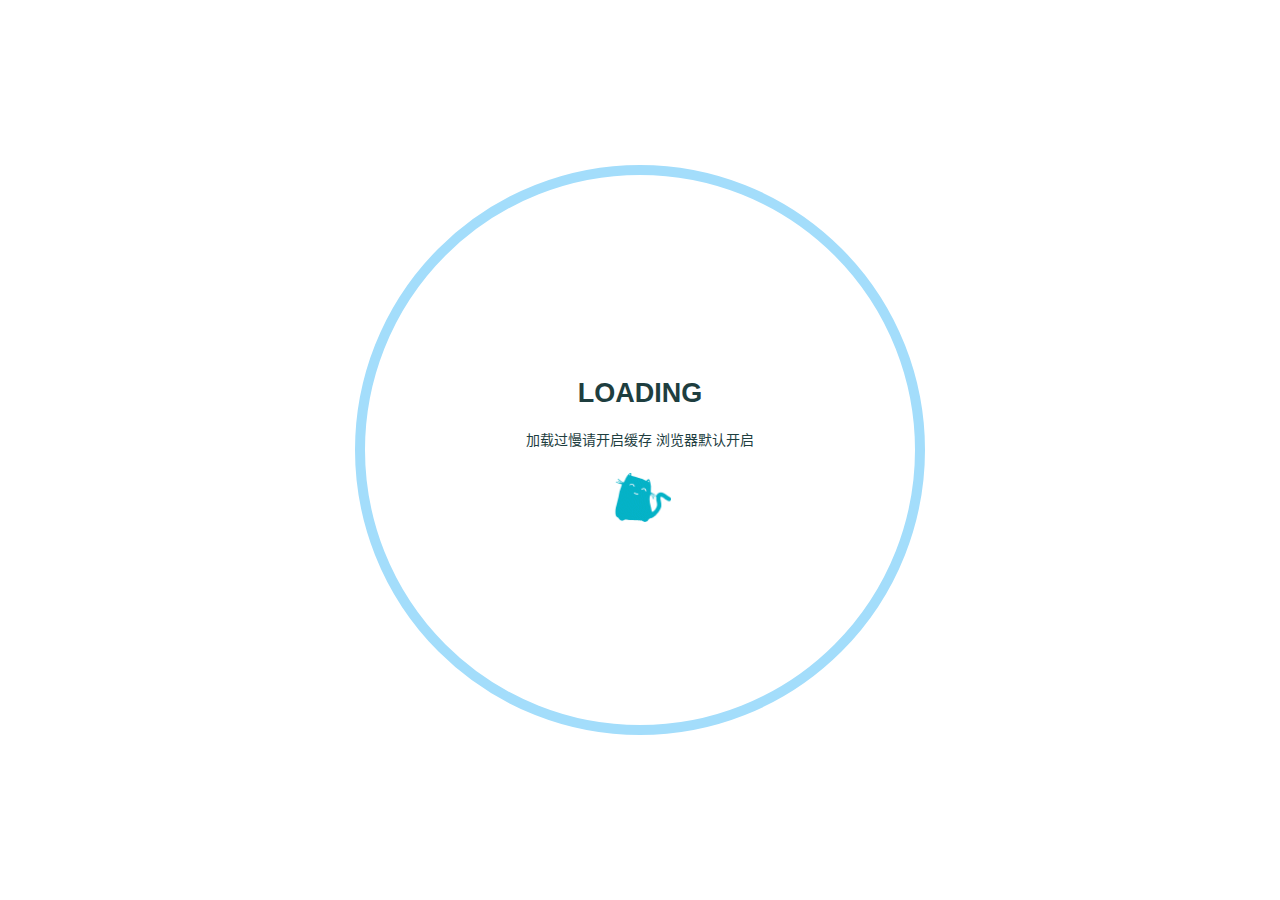
<file: tags/index.html>
<!DOCTYPE html>
<html lang="zh-cn">
    <canvas id="fireworks" style="position: fixed; top: 0; left: 0; width: 100vw; height: 100vh; pointer-events: none; z-index: 32767"></canvas>
    <script src="https://cdn.staticfile.org/animejs/3.2.1/anime.min.js"></script>
    <script src="/js/fireworks.min.js"></script>
    <canvas id="background" style="position: fixed; top: 0; left: 0; width: 100vw; height: 100vh; pointer-events: none; z-index: -1"></canvas>
    <script src="/js/background.min.js"></script>
<head>
    <meta charset="utf-8" />
    <title>tags | 是木木呐Beta的博客</title>
    <meta name="author" content="是木木呐Beta" />
    <meta name="description" content="" />
    <meta name="keywords" content="" />
    <meta name="viewport" content="width=device-width, initial-scale=1.0, maximum-scale=1.0, user-scalable=0" />
    <link rel="icon" href="/images/LogoLight.png" />
    <link rel="preconnect" href="https://cdn.staticfile.org" />
<script src="https://cdn.staticfile.org/vue/3.3.7/vue.global.prod.min.js"></script>
<link rel="stylesheet" href="/fontawesome/css/all.min.css" />
<link rel="stylesheet" href="https://blogsmmnabeta.oss-cn-beijing.aliyuncs.com/api/font.css" />
<link rel="preconnect" href="https://fonts.loli.net" />
<link rel="preconnect" href="https://gstatic.loli.net" crossorigin />
<!-- <link rel="stylesheet" href="https://fonts.loli.net/css2?family=Fira+Code:wght@400;500;600;700&family=Lexend:wght@400;500;600;700;800;900&family=Noto+Sans+SC:wght@400;500;600;700;800;900&display=swap" /> -->
<script> const mixins = {}; </script>

<script src="https://polyfill.io/v3/polyfill.min.js?features=default"></script>


<script src="https://cdn.staticfile.org/highlight.js/11.9.0/highlight.min.js"></script>
<script src="https://cdn.staticfile.org/highlightjs-line-numbers.js/2.8.0/highlightjs-line-numbers.min.js"></script>
<link
    rel="stylesheet"
    href="https://cdn.staticfile.org/highlight.js/11.9.0/styles/github.min.css"
/>
<script src="/js/lib/highlight.js"></script>



<script src="/js/lib/preview.js"></script>





<link rel="stylesheet" href="/css/main.css" />


<meta name="generator" content="Hexo 6.3.0"></head>
<body>
    <div id="layout">
        <transition name="fade">
            <div id="loading" v-show="loading">
                <div id="loading-circle">
                    <h2>LOADING</h2>
                    <p>加载过慢请开启缓存 浏览器默认开启</p>
                    <img src="/images/loading.gif" />
                </div>
            </div>
        </transition>
        <div id="menu" :class="{ hidden: hiddenMenu, 'menu-color': menuColor}">
    <nav id="desktop-menu">
        <a class="title" href="/">
            <span>是木木呐BETA的博客</span>
        </a>
        
        <a href="/">
            <i class="fa-solid fa-house fa-fw"></i>
            <span>&ensp;主页</span>
        </a>
        
        <a href="/about">
            <i class="fa-solid fa-id-card fa-fw"></i>
            <span>&ensp;关于</span>
        </a>
        
        <a href="/archives">
            <i class="fa-solid fa-box-archive fa-fw"></i>
            <span>&ensp;文章</span>
        </a>
        
        <a href="/categories">
            <i class="fa-solid fa-bookmark fa-fw"></i>
            <span>&ensp;类型</span>
        </a>
        
        <a href="/tags">
            <i class="fa-solid fa-tags fa-fw"></i>
            <span>&ensp;标签</span>
        </a>
        
    </nav>
    <nav id="mobile-menu">
        <div class="title" @click="showMenuItems = !showMenuItems">
            <i class="fa-solid fa-bars fa-fw"></i>
            <span>&emsp;是木木呐BETA的博客</span>
        </div>
        <transition name="slide">
            <div class="items" v-show="showMenuItems">
                
                <a href="/">
                    <div class="item">
                        <div style="min-width: 20px; max-width: 50px; width: 10%">
                            <i class="fa-solid fa-house fa-fw"></i>
                        </div>
                        <div style="min-width: 100px; max-width: 150%; width: 20%">主页</div>
                    </div>
                </a>
                
                <a href="/about">
                    <div class="item">
                        <div style="min-width: 20px; max-width: 50px; width: 10%">
                            <i class="fa-solid fa-id-card fa-fw"></i>
                        </div>
                        <div style="min-width: 100px; max-width: 150%; width: 20%">关于</div>
                    </div>
                </a>
                
                <a href="/archives">
                    <div class="item">
                        <div style="min-width: 20px; max-width: 50px; width: 10%">
                            <i class="fa-solid fa-box-archive fa-fw"></i>
                        </div>
                        <div style="min-width: 100px; max-width: 150%; width: 20%">文章</div>
                    </div>
                </a>
                
                <a href="/categories">
                    <div class="item">
                        <div style="min-width: 20px; max-width: 50px; width: 10%">
                            <i class="fa-solid fa-bookmark fa-fw"></i>
                        </div>
                        <div style="min-width: 100px; max-width: 150%; width: 20%">类型</div>
                    </div>
                </a>
                
                <a href="/tags">
                    <div class="item">
                        <div style="min-width: 20px; max-width: 50px; width: 10%">
                            <i class="fa-solid fa-tags fa-fw"></i>
                        </div>
                        <div style="min-width: 100px; max-width: 150%; width: 20%">标签</div>
                    </div>
                </a>
                
            </div>
        </transition>
    </nav>
</div>
<transition name="fade">
    <div id="menu-curtain" @click="showMenuItems = !showMenuItems" v-show="showMenuItems"></div>
</transition>

        <div id="main" :class="loading ? 'into-enter-from': 'into-enter-active'">
            <div id="archives">
    
    <div class="categories-tags">
        
        
        
        <span>
            <a href="/tags/Hexo/" style="background: #03a9f4">
                <span class="icon">
                    <i class="fa-solid fa-tags fa-fw"></i>
                </span>
                Hexo
            </a>
        </span>
        
        
        
        <span>
            <a href="/tags/%E5%85%AC%E5%91%8A/" style="background: #00a596">
                <span class="icon">
                    <i class="fa-solid fa-tags fa-fw"></i>
                </span>
                公告
            </a>
        </span>
        
        
        
        <span>
            <a href="/tags/%E7%BD%91%E7%BB%9C%E5%AE%89%E5%85%A8/" style="background: #03a9f4">
                <span class="icon">
                    <i class="fa-solid fa-tags fa-fw"></i>
                </span>
                网络安全
            </a>
        </span>
        
        
        
        <span>
            <a href="/tags/%E8%81%8C%E4%B8%9A%E8%A7%84%E5%88%92/" style="background: #00bcd4">
                <span class="icon">
                    <i class="fa-solid fa-tags fa-fw"></i>
                </span>
                职业规划
            </a>
        </span>
        
        
    </div>
    
</div>

            <footer id="footer">
    <div id="footer-wrap">
        <div>
            &copy;
            2017 - 2024 是木木呐Beta的博客
            <span id="footer-icon">
                <i class="fa-solid fa-font-awesome fa-fw"></i>
            </span>
            &commat;是木木呐Beta
        </div>
        <div>
            Based on the <a target="_blank" rel="noopener" href="https://hexo.io">Hexo Engine</a> &amp;
            <a target="_blank" rel="noopener" href="https://github.com/theme-particlex/hexo-theme-particlex">ParticleX Theme</a>
        </div>
        
    </div>
</footer>

        </div>
        
        <transition name="fade">
            <div id="preview" ref="preview" v-show="previewShow">
                <img id="preview-content" ref="previewContent" />
            </div>
        </transition>
        
    </div>
    <script src="/js/main.js"></script>
    
</body>
</html>
</file>
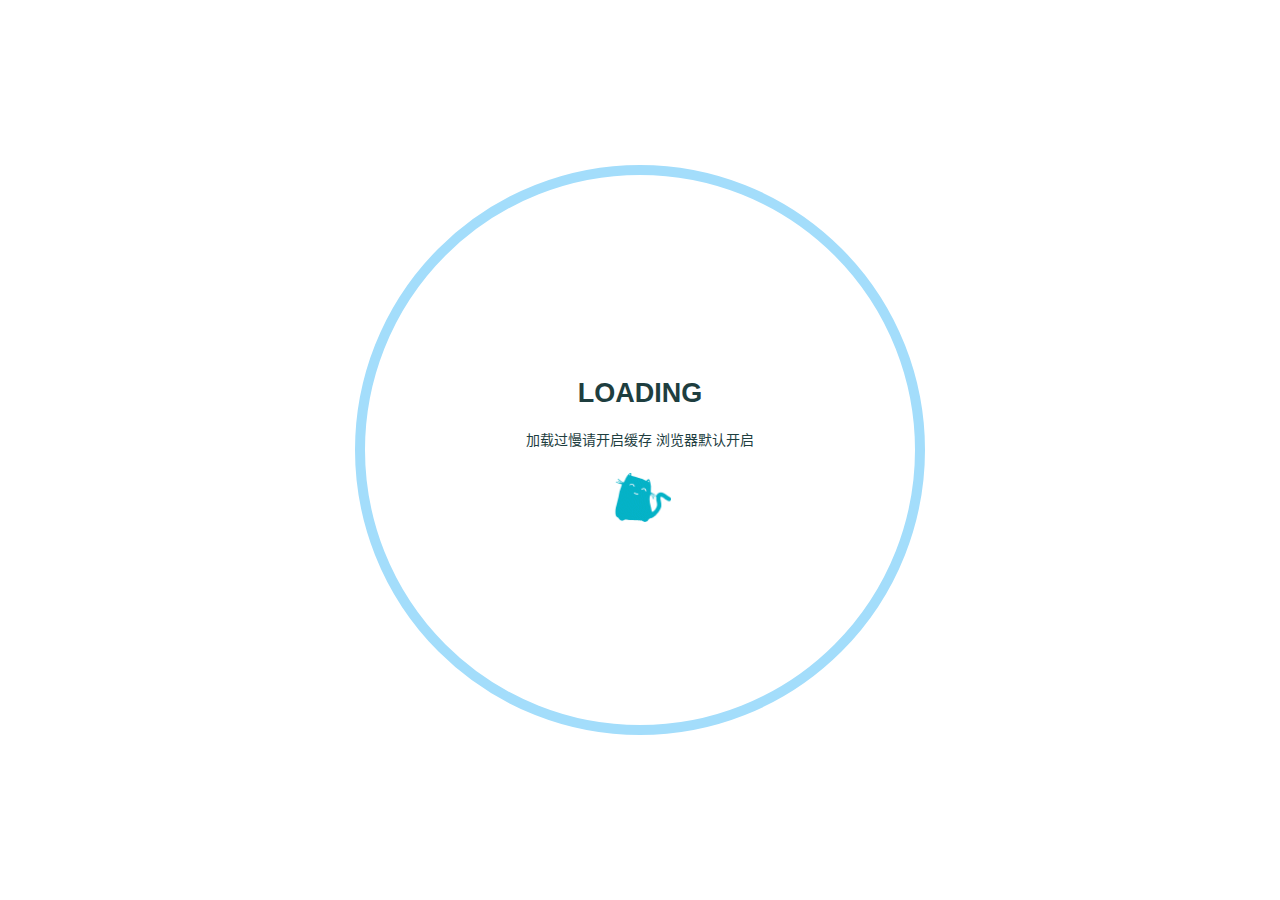
<file: categories/公告/index.html>
<!DOCTYPE html>
<html lang="zh-cn">
    <canvas id="fireworks" style="position: fixed; top: 0; left: 0; width: 100vw; height: 100vh; pointer-events: none; z-index: 32767"></canvas>
    <script src="https://cdn.staticfile.org/animejs/3.2.1/anime.min.js"></script>
    <script src="/js/fireworks.min.js"></script>
    <canvas id="background" style="position: fixed; top: 0; left: 0; width: 100vw; height: 100vh; pointer-events: none; z-index: -1"></canvas>
    <script src="/js/background.min.js"></script>
<head>
    <meta charset="utf-8" />
    <title>Categories: 公告 | 是木木呐Beta的博客</title>
    <meta name="author" content="是木木呐Beta" />
    <meta name="description" content="" />
    <meta name="keywords" content="" />
    <meta name="viewport" content="width=device-width, initial-scale=1.0, maximum-scale=1.0, user-scalable=0" />
    <link rel="icon" href="/images/LogoLight.png" />
    <link rel="preconnect" href="https://cdn.staticfile.org" />
<script src="https://cdn.staticfile.org/vue/3.3.7/vue.global.prod.min.js"></script>
<link rel="stylesheet" href="/fontawesome/css/all.min.css" />
<link rel="stylesheet" href="https://blogsmmnabeta.oss-cn-beijing.aliyuncs.com/api/font.css" />
<link rel="preconnect" href="https://fonts.loli.net" />
<link rel="preconnect" href="https://gstatic.loli.net" crossorigin />
<!-- <link rel="stylesheet" href="https://fonts.loli.net/css2?family=Fira+Code:wght@400;500;600;700&family=Lexend:wght@400;500;600;700;800;900&family=Noto+Sans+SC:wght@400;500;600;700;800;900&display=swap" /> -->
<script> const mixins = {}; </script>

<script src="https://polyfill.io/v3/polyfill.min.js?features=default"></script>


<script src="https://cdn.staticfile.org/highlight.js/11.9.0/highlight.min.js"></script>
<script src="https://cdn.staticfile.org/highlightjs-line-numbers.js/2.8.0/highlightjs-line-numbers.min.js"></script>
<link
    rel="stylesheet"
    href="https://cdn.staticfile.org/highlight.js/11.9.0/styles/github.min.css"
/>
<script src="/js/lib/highlight.js"></script>



<script src="/js/lib/preview.js"></script>





<link rel="stylesheet" href="/css/main.css" />


<meta name="generator" content="Hexo 6.3.0"></head>
<body>
    <div id="layout">
        <transition name="fade">
            <div id="loading" v-show="loading">
                <div id="loading-circle">
                    <h2>LOADING</h2>
                    <p>加载过慢请开启缓存 浏览器默认开启</p>
                    <img src="/images/loading.gif" />
                </div>
            </div>
        </transition>
        <div id="menu" :class="{ hidden: hiddenMenu, 'menu-color': menuColor}">
    <nav id="desktop-menu">
        <a class="title" href="/">
            <span>是木木呐BETA的博客</span>
        </a>
        
        <a href="/">
            <i class="fa-solid fa-house fa-fw"></i>
            <span>&ensp;主页</span>
        </a>
        
        <a href="/about">
            <i class="fa-solid fa-id-card fa-fw"></i>
            <span>&ensp;关于</span>
        </a>
        
        <a href="/archives">
            <i class="fa-solid fa-box-archive fa-fw"></i>
            <span>&ensp;文章</span>
        </a>
        
        <a href="/categories">
            <i class="fa-solid fa-bookmark fa-fw"></i>
            <span>&ensp;类型</span>
        </a>
        
        <a href="/tags">
            <i class="fa-solid fa-tags fa-fw"></i>
            <span>&ensp;标签</span>
        </a>
        
    </nav>
    <nav id="mobile-menu">
        <div class="title" @click="showMenuItems = !showMenuItems">
            <i class="fa-solid fa-bars fa-fw"></i>
            <span>&emsp;是木木呐BETA的博客</span>
        </div>
        <transition name="slide">
            <div class="items" v-show="showMenuItems">
                
                <a href="/">
                    <div class="item">
                        <div style="min-width: 20px; max-width: 50px; width: 10%">
                            <i class="fa-solid fa-house fa-fw"></i>
                        </div>
                        <div style="min-width: 100px; max-width: 150%; width: 20%">主页</div>
                    </div>
                </a>
                
                <a href="/about">
                    <div class="item">
                        <div style="min-width: 20px; max-width: 50px; width: 10%">
                            <i class="fa-solid fa-id-card fa-fw"></i>
                        </div>
                        <div style="min-width: 100px; max-width: 150%; width: 20%">关于</div>
                    </div>
                </a>
                
                <a href="/archives">
                    <div class="item">
                        <div style="min-width: 20px; max-width: 50px; width: 10%">
                            <i class="fa-solid fa-box-archive fa-fw"></i>
                        </div>
                        <div style="min-width: 100px; max-width: 150%; width: 20%">文章</div>
                    </div>
                </a>
                
                <a href="/categories">
                    <div class="item">
                        <div style="min-width: 20px; max-width: 50px; width: 10%">
                            <i class="fa-solid fa-bookmark fa-fw"></i>
                        </div>
                        <div style="min-width: 100px; max-width: 150%; width: 20%">类型</div>
                    </div>
                </a>
                
                <a href="/tags">
                    <div class="item">
                        <div style="min-width: 20px; max-width: 50px; width: 10%">
                            <i class="fa-solid fa-tags fa-fw"></i>
                        </div>
                        <div style="min-width: 100px; max-width: 150%; width: 20%">标签</div>
                    </div>
                </a>
                
            </div>
        </transition>
    </nav>
</div>
<transition name="fade">
    <div id="menu-curtain" @click="showMenuItems = !showMenuItems" v-show="showMenuItems"></div>
</transition>

        <div id="main" :class="loading ? 'into-enter-from': 'into-enter-active'">
            <div id="archives">
    
    <div class="categories-tags">
        
        
        
        <span>
            <a href="/categories/%E5%85%AC%E5%91%8A/" style="background: linear-gradient(120deg, #9abbf7 0%, #ffbbf4 100%)">
                <span class="icon">
                    <i class="fa-solid fa-bookmark fa-fw"></i>
                </span>
                公告
            </a>
        </span>
        
        
        
        
        
        <span>
            <a href="/categories/%E7%9F%A5%E8%AF%86/" style="background: #00bcd4">
                <span class="icon">
                    <i class="fa-solid fa-bookmark fa-fw"></i>
                </span>
                知识
            </a>
        </span>
        
        
    </div>
    
    <div class="timeline">
        <div class="timeline-tail"></div>
        <div class="timeline-content">
            <div class="item-time">2023/12/11</div>
            <a href="/2023/12/11/FirstBlog/">
                <h3>意见征集（置顶）</h3>
            </a>
            <div class="info">
                
                <span class="category">
                    <a href="/categories/%E5%85%AC%E5%91%8A/">
                        <span class="icon">
                            <i class="fa-solid fa-bookmark fa-fw"></i>
                        </span>
                        公告
                    </a>
                </span>
                
                
                <span class="tags">
                    <span class="icon">
                        <i class="fa-solid fa-tags fa-fw"></i>
                    </span>
                    
                    
                    <span class="tag">
                        
                        <a href="/tags/Hexo/" style="color: #00bcd4">Hexo</a>
                    </span>
                    
                    <span class="tag">
                        
                        <a href="/tags/%E5%85%AC%E5%91%8A/" style="color: #03a9f4">公告</a>
                    </span>
                    
                </span>
                
            </div>
        </div>
    </div>
    
</div>

            <footer id="footer">
    <div id="footer-wrap">
        <div>
            &copy;
            2017 - 2024 是木木呐Beta的博客
            <span id="footer-icon">
                <i class="fa-solid fa-font-awesome fa-fw"></i>
            </span>
            &commat;是木木呐Beta
        </div>
        <div>
            Based on the <a target="_blank" rel="noopener" href="https://hexo.io">Hexo Engine</a> &amp;
            <a target="_blank" rel="noopener" href="https://github.com/theme-particlex/hexo-theme-particlex">ParticleX Theme</a>
        </div>
        
    </div>
</footer>

        </div>
        
        <transition name="fade">
            <div id="preview" ref="preview" v-show="previewShow">
                <img id="preview-content" ref="previewContent" />
            </div>
        </transition>
        
    </div>
    <script src="/js/main.js"></script>
    
</body>
</html>
</file>
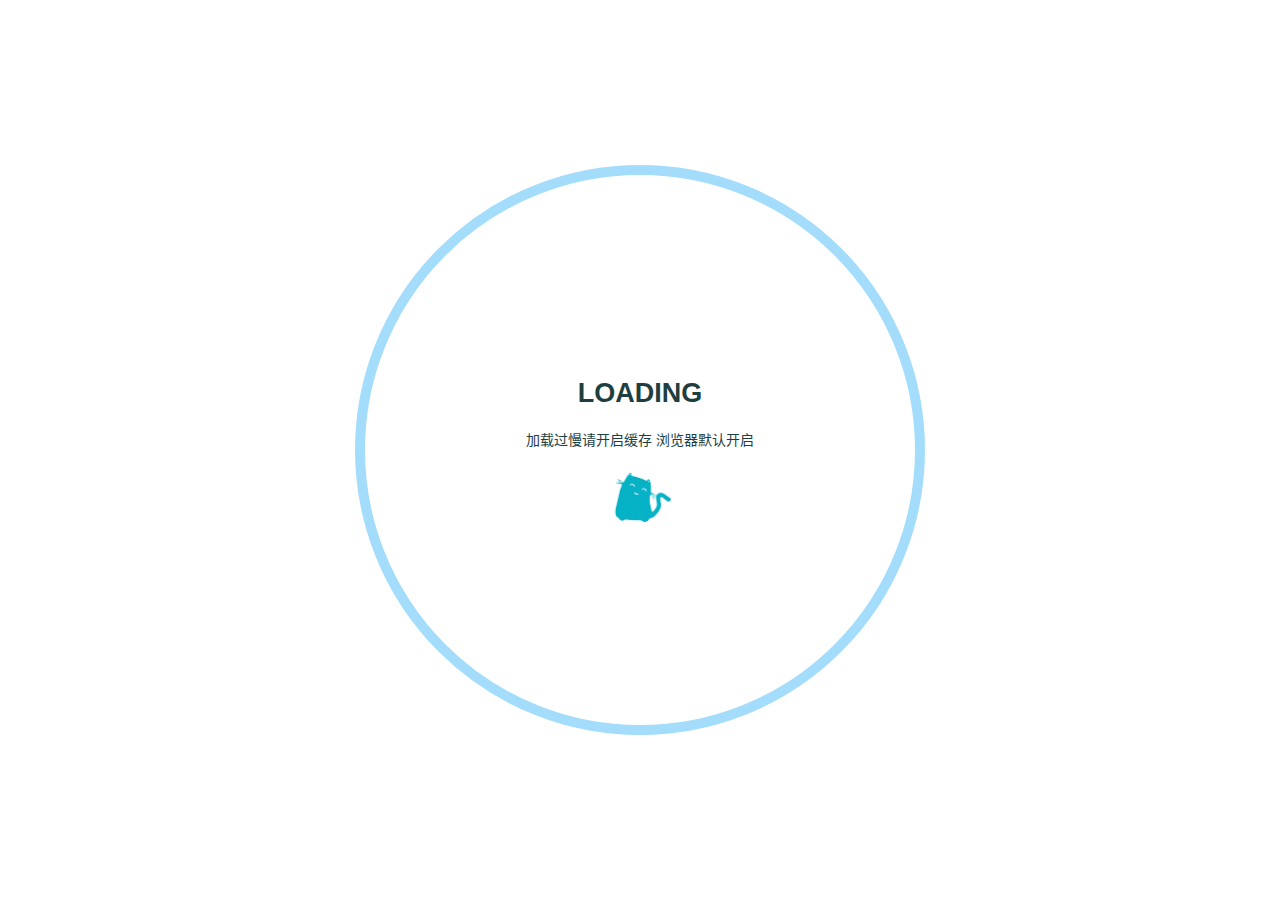
<file: categories/知识/index.html>
<!DOCTYPE html>
<html lang="zh-cn">
    <canvas id="fireworks" style="position: fixed; top: 0; left: 0; width: 100vw; height: 100vh; pointer-events: none; z-index: 32767"></canvas>
    <script src="https://cdn.staticfile.org/animejs/3.2.1/anime.min.js"></script>
    <script src="/js/fireworks.min.js"></script>
    <canvas id="background" style="position: fixed; top: 0; left: 0; width: 100vw; height: 100vh; pointer-events: none; z-index: -1"></canvas>
    <script src="/js/background.min.js"></script>
<head>
    <meta charset="utf-8" />
    <title>Categories: 知识 | 是木木呐Beta的博客</title>
    <meta name="author" content="是木木呐Beta" />
    <meta name="description" content="" />
    <meta name="keywords" content="" />
    <meta name="viewport" content="width=device-width, initial-scale=1.0, maximum-scale=1.0, user-scalable=0" />
    <link rel="icon" href="/images/LogoLight.png" />
    <link rel="preconnect" href="https://cdn.staticfile.org" />
<script src="https://cdn.staticfile.org/vue/3.3.7/vue.global.prod.min.js"></script>
<link rel="stylesheet" href="/fontawesome/css/all.min.css" />
<link rel="stylesheet" href="https://blogsmmnabeta.oss-cn-beijing.aliyuncs.com/api/font.css" />
<link rel="preconnect" href="https://fonts.loli.net" />
<link rel="preconnect" href="https://gstatic.loli.net" crossorigin />
<!-- <link rel="stylesheet" href="https://fonts.loli.net/css2?family=Fira+Code:wght@400;500;600;700&family=Lexend:wght@400;500;600;700;800;900&family=Noto+Sans+SC:wght@400;500;600;700;800;900&display=swap" /> -->
<script> const mixins = {}; </script>

<script src="https://polyfill.io/v3/polyfill.min.js?features=default"></script>


<script src="https://cdn.staticfile.org/highlight.js/11.9.0/highlight.min.js"></script>
<script src="https://cdn.staticfile.org/highlightjs-line-numbers.js/2.8.0/highlightjs-line-numbers.min.js"></script>
<link
    rel="stylesheet"
    href="https://cdn.staticfile.org/highlight.js/11.9.0/styles/github.min.css"
/>
<script src="/js/lib/highlight.js"></script>



<script src="/js/lib/preview.js"></script>





<link rel="stylesheet" href="/css/main.css" />


<meta name="generator" content="Hexo 6.3.0"></head>
<body>
    <div id="layout">
        <transition name="fade">
            <div id="loading" v-show="loading">
                <div id="loading-circle">
                    <h2>LOADING</h2>
                    <p>加载过慢请开启缓存 浏览器默认开启</p>
                    <img src="/images/loading.gif" />
                </div>
            </div>
        </transition>
        <div id="menu" :class="{ hidden: hiddenMenu, 'menu-color': menuColor}">
    <nav id="desktop-menu">
        <a class="title" href="/">
            <span>是木木呐BETA的博客</span>
        </a>
        
        <a href="/">
            <i class="fa-solid fa-house fa-fw"></i>
            <span>&ensp;主页</span>
        </a>
        
        <a href="/about">
            <i class="fa-solid fa-id-card fa-fw"></i>
            <span>&ensp;关于</span>
        </a>
        
        <a href="/archives">
            <i class="fa-solid fa-box-archive fa-fw"></i>
            <span>&ensp;文章</span>
        </a>
        
        <a href="/categories">
            <i class="fa-solid fa-bookmark fa-fw"></i>
            <span>&ensp;类型</span>
        </a>
        
        <a href="/tags">
            <i class="fa-solid fa-tags fa-fw"></i>
            <span>&ensp;标签</span>
        </a>
        
    </nav>
    <nav id="mobile-menu">
        <div class="title" @click="showMenuItems = !showMenuItems">
            <i class="fa-solid fa-bars fa-fw"></i>
            <span>&emsp;是木木呐BETA的博客</span>
        </div>
        <transition name="slide">
            <div class="items" v-show="showMenuItems">
                
                <a href="/">
                    <div class="item">
                        <div style="min-width: 20px; max-width: 50px; width: 10%">
                            <i class="fa-solid fa-house fa-fw"></i>
                        </div>
                        <div style="min-width: 100px; max-width: 150%; width: 20%">主页</div>
                    </div>
                </a>
                
                <a href="/about">
                    <div class="item">
                        <div style="min-width: 20px; max-width: 50px; width: 10%">
                            <i class="fa-solid fa-id-card fa-fw"></i>
                        </div>
                        <div style="min-width: 100px; max-width: 150%; width: 20%">关于</div>
                    </div>
                </a>
                
                <a href="/archives">
                    <div class="item">
                        <div style="min-width: 20px; max-width: 50px; width: 10%">
                            <i class="fa-solid fa-box-archive fa-fw"></i>
                        </div>
                        <div style="min-width: 100px; max-width: 150%; width: 20%">文章</div>
                    </div>
                </a>
                
                <a href="/categories">
                    <div class="item">
                        <div style="min-width: 20px; max-width: 50px; width: 10%">
                            <i class="fa-solid fa-bookmark fa-fw"></i>
                        </div>
                        <div style="min-width: 100px; max-width: 150%; width: 20%">类型</div>
                    </div>
                </a>
                
                <a href="/tags">
                    <div class="item">
                        <div style="min-width: 20px; max-width: 50px; width: 10%">
                            <i class="fa-solid fa-tags fa-fw"></i>
                        </div>
                        <div style="min-width: 100px; max-width: 150%; width: 20%">标签</div>
                    </div>
                </a>
                
            </div>
        </transition>
    </nav>
</div>
<transition name="fade">
    <div id="menu-curtain" @click="showMenuItems = !showMenuItems" v-show="showMenuItems"></div>
</transition>

        <div id="main" :class="loading ? 'into-enter-from': 'into-enter-active'">
            <div id="archives">
    
    <div class="categories-tags">
        
        
        
        <span>
            <a href="/categories/%E5%85%AC%E5%91%8A/" style="background: #00bcd4">
                <span class="icon">
                    <i class="fa-solid fa-bookmark fa-fw"></i>
                </span>
                公告
            </a>
        </span>
        
        
        
        <span>
            <a href="/categories/%E7%9F%A5%E8%AF%86/" style="background: linear-gradient(120deg, #9abbf7 0%, #ffbbf4 100%)">
                <span class="icon">
                    <i class="fa-solid fa-bookmark fa-fw"></i>
                </span>
                知识
            </a>
        </span>
        
        
        
        
    </div>
    
    <div class="timeline">
        <div class="timeline-tail"></div>
        <div class="timeline-content">
            <div class="item-time">2023/12/12</div>
            <a href="/2023/12/12/%E7%BD%91%E7%BB%9C%E5%AE%89%E5%85%A8%E8%81%8C%E4%B8%9A%E5%8F%91%E5%B1%95/">
                <h3>网络安全职业发展</h3>
            </a>
            <div class="info">
                
                <span class="category">
                    <a href="/categories/%E7%9F%A5%E8%AF%86/">
                        <span class="icon">
                            <i class="fa-solid fa-bookmark fa-fw"></i>
                        </span>
                        知识
                    </a>
                </span>
                
                
                <span class="tags">
                    <span class="icon">
                        <i class="fa-solid fa-tags fa-fw"></i>
                    </span>
                    
                    
                    <span class="tag">
                        
                        <a href="/tags/%E7%BD%91%E7%BB%9C%E5%AE%89%E5%85%A8/" style="color: #00bcd4">网络安全</a>
                    </span>
                    
                    <span class="tag">
                        
                        <a href="/tags/%E8%81%8C%E4%B8%9A%E8%A7%84%E5%88%92/" style="color: #ff7d73">职业规划</a>
                    </span>
                    
                </span>
                
            </div>
        </div>
    </div>
    
    <div class="timeline">
        <div class="timeline-tail"></div>
        <div class="timeline-content">
            <div class="item-time">2023/12/10</div>
            <a href="/2023/12/10/hello-world/">
                <h3>Hello World</h3>
            </a>
            <div class="info">
                
                <span class="category">
                    <a href="/categories/%E7%9F%A5%E8%AF%86/">
                        <span class="icon">
                            <i class="fa-solid fa-bookmark fa-fw"></i>
                        </span>
                        知识
                    </a>
                </span>
                
                
                <span class="tags">
                    <span class="icon">
                        <i class="fa-solid fa-tags fa-fw"></i>
                    </span>
                    
                    
                    <span class="tag">
                        
                        <a href="/tags/Hexo/" style="color: #03a9f4">Hexo</a>
                    </span>
                    
                </span>
                
            </div>
        </div>
    </div>
    
</div>

            <footer id="footer">
    <div id="footer-wrap">
        <div>
            &copy;
            2017 - 2024 是木木呐Beta的博客
            <span id="footer-icon">
                <i class="fa-solid fa-font-awesome fa-fw"></i>
            </span>
            &commat;是木木呐Beta
        </div>
        <div>
            Based on the <a target="_blank" rel="noopener" href="https://hexo.io">Hexo Engine</a> &amp;
            <a target="_blank" rel="noopener" href="https://github.com/theme-particlex/hexo-theme-particlex">ParticleX Theme</a>
        </div>
        
    </div>
</footer>

        </div>
        
        <transition name="fade">
            <div id="preview" ref="preview" v-show="previewShow">
                <img id="preview-content" ref="previewContent" />
            </div>
        </transition>
        
    </div>
    <script src="/js/main.js"></script>
    
</body>
</html>
</file>
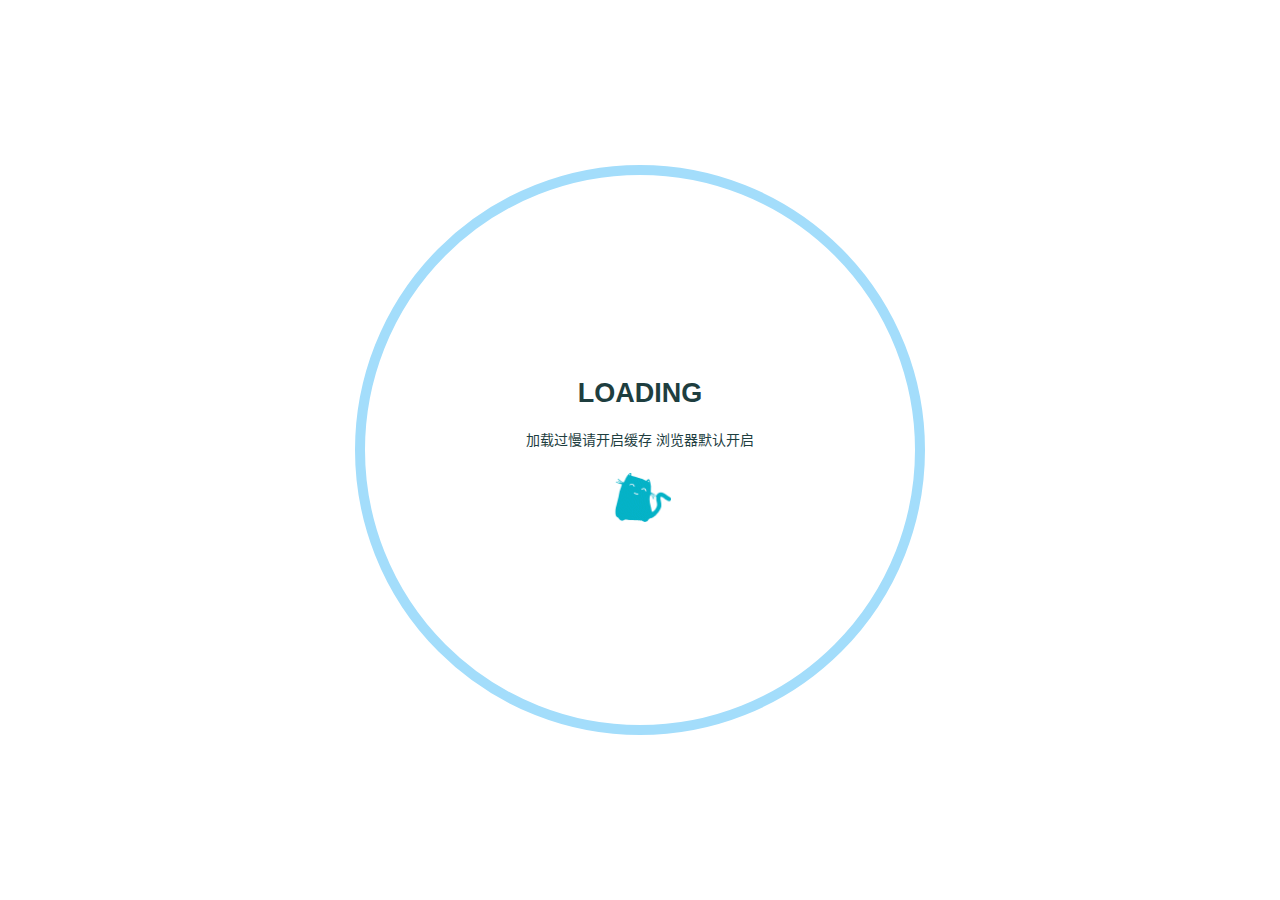
<file: tags/Hexo/index.html>
<!DOCTYPE html>
<html lang="zh-cn">
    <canvas id="fireworks" style="position: fixed; top: 0; left: 0; width: 100vw; height: 100vh; pointer-events: none; z-index: 32767"></canvas>
    <script src="https://cdn.staticfile.org/animejs/3.2.1/anime.min.js"></script>
    <script src="/js/fireworks.min.js"></script>
    <canvas id="background" style="position: fixed; top: 0; left: 0; width: 100vw; height: 100vh; pointer-events: none; z-index: -1"></canvas>
    <script src="/js/background.min.js"></script>
<head>
    <meta charset="utf-8" />
    <title>Tags: Hexo | 是木木呐Beta的博客</title>
    <meta name="author" content="是木木呐Beta" />
    <meta name="description" content="" />
    <meta name="keywords" content="" />
    <meta name="viewport" content="width=device-width, initial-scale=1.0, maximum-scale=1.0, user-scalable=0" />
    <link rel="icon" href="/images/LogoLight.png" />
    <link rel="preconnect" href="https://cdn.staticfile.org" />
<script src="https://cdn.staticfile.org/vue/3.3.7/vue.global.prod.min.js"></script>
<link rel="stylesheet" href="/fontawesome/css/all.min.css" />
<link rel="stylesheet" href="https://blogsmmnabeta.oss-cn-beijing.aliyuncs.com/api/font.css" />
<link rel="preconnect" href="https://fonts.loli.net" />
<link rel="preconnect" href="https://gstatic.loli.net" crossorigin />
<!-- <link rel="stylesheet" href="https://fonts.loli.net/css2?family=Fira+Code:wght@400;500;600;700&family=Lexend:wght@400;500;600;700;800;900&family=Noto+Sans+SC:wght@400;500;600;700;800;900&display=swap" /> -->
<script> const mixins = {}; </script>

<script src="https://polyfill.io/v3/polyfill.min.js?features=default"></script>


<script src="https://cdn.staticfile.org/highlight.js/11.9.0/highlight.min.js"></script>
<script src="https://cdn.staticfile.org/highlightjs-line-numbers.js/2.8.0/highlightjs-line-numbers.min.js"></script>
<link
    rel="stylesheet"
    href="https://cdn.staticfile.org/highlight.js/11.9.0/styles/github.min.css"
/>
<script src="/js/lib/highlight.js"></script>



<script src="/js/lib/preview.js"></script>





<link rel="stylesheet" href="/css/main.css" />


<meta name="generator" content="Hexo 6.3.0"></head>
<body>
    <div id="layout">
        <transition name="fade">
            <div id="loading" v-show="loading">
                <div id="loading-circle">
                    <h2>LOADING</h2>
                    <p>加载过慢请开启缓存 浏览器默认开启</p>
                    <img src="/images/loading.gif" />
                </div>
            </div>
        </transition>
        <div id="menu" :class="{ hidden: hiddenMenu, 'menu-color': menuColor}">
    <nav id="desktop-menu">
        <a class="title" href="/">
            <span>是木木呐BETA的博客</span>
        </a>
        
        <a href="/">
            <i class="fa-solid fa-house fa-fw"></i>
            <span>&ensp;主页</span>
        </a>
        
        <a href="/about">
            <i class="fa-solid fa-id-card fa-fw"></i>
            <span>&ensp;关于</span>
        </a>
        
        <a href="/archives">
            <i class="fa-solid fa-box-archive fa-fw"></i>
            <span>&ensp;文章</span>
        </a>
        
        <a href="/categories">
            <i class="fa-solid fa-bookmark fa-fw"></i>
            <span>&ensp;类型</span>
        </a>
        
        <a href="/tags">
            <i class="fa-solid fa-tags fa-fw"></i>
            <span>&ensp;标签</span>
        </a>
        
    </nav>
    <nav id="mobile-menu">
        <div class="title" @click="showMenuItems = !showMenuItems">
            <i class="fa-solid fa-bars fa-fw"></i>
            <span>&emsp;是木木呐BETA的博客</span>
        </div>
        <transition name="slide">
            <div class="items" v-show="showMenuItems">
                
                <a href="/">
                    <div class="item">
                        <div style="min-width: 20px; max-width: 50px; width: 10%">
                            <i class="fa-solid fa-house fa-fw"></i>
                        </div>
                        <div style="min-width: 100px; max-width: 150%; width: 20%">主页</div>
                    </div>
                </a>
                
                <a href="/about">
                    <div class="item">
                        <div style="min-width: 20px; max-width: 50px; width: 10%">
                            <i class="fa-solid fa-id-card fa-fw"></i>
                        </div>
                        <div style="min-width: 100px; max-width: 150%; width: 20%">关于</div>
                    </div>
                </a>
                
                <a href="/archives">
                    <div class="item">
                        <div style="min-width: 20px; max-width: 50px; width: 10%">
                            <i class="fa-solid fa-box-archive fa-fw"></i>
                        </div>
                        <div style="min-width: 100px; max-width: 150%; width: 20%">文章</div>
                    </div>
                </a>
                
                <a href="/categories">
                    <div class="item">
                        <div style="min-width: 20px; max-width: 50px; width: 10%">
                            <i class="fa-solid fa-bookmark fa-fw"></i>
                        </div>
                        <div style="min-width: 100px; max-width: 150%; width: 20%">类型</div>
                    </div>
                </a>
                
                <a href="/tags">
                    <div class="item">
                        <div style="min-width: 20px; max-width: 50px; width: 10%">
                            <i class="fa-solid fa-tags fa-fw"></i>
                        </div>
                        <div style="min-width: 100px; max-width: 150%; width: 20%">标签</div>
                    </div>
                </a>
                
            </div>
        </transition>
    </nav>
</div>
<transition name="fade">
    <div id="menu-curtain" @click="showMenuItems = !showMenuItems" v-show="showMenuItems"></div>
</transition>

        <div id="main" :class="loading ? 'into-enter-from': 'into-enter-active'">
            <div id="archives">
    
    <div class="categories-tags">
        
        
        
        <span>
            <a href="/tags/Hexo/" style="background: linear-gradient(120deg, #9abbf7 0%, #ffbbf4 100%)">
                <span class="icon">
                    <i class="fa-solid fa-tags fa-fw"></i>
                </span>
                Hexo
            </a>
        </span>
        
        
        
        
        
        <span>
            <a href="/tags/%E5%85%AC%E5%91%8A/" style="background: #03a9f4">
                <span class="icon">
                    <i class="fa-solid fa-tags fa-fw"></i>
                </span>
                公告
            </a>
        </span>
        
        
        
        <span>
            <a href="/tags/%E7%BD%91%E7%BB%9C%E5%AE%89%E5%85%A8/" style="background: #00bcd4">
                <span class="icon">
                    <i class="fa-solid fa-tags fa-fw"></i>
                </span>
                网络安全
            </a>
        </span>
        
        
        
        <span>
            <a href="/tags/%E8%81%8C%E4%B8%9A%E8%A7%84%E5%88%92/" style="background: #00a596">
                <span class="icon">
                    <i class="fa-solid fa-tags fa-fw"></i>
                </span>
                职业规划
            </a>
        </span>
        
        
    </div>
    
    <div class="timeline">
        <div class="timeline-tail"></div>
        <div class="timeline-content">
            <div class="item-time">2023/12/11</div>
            <a href="/2023/12/11/FirstBlog/">
                <h3>意见征集（置顶）</h3>
            </a>
            <div class="info">
                
                <span class="category">
                    <a href="/categories/%E5%85%AC%E5%91%8A/">
                        <span class="icon">
                            <i class="fa-solid fa-bookmark fa-fw"></i>
                        </span>
                        公告
                    </a>
                </span>
                
                
                <span class="tags">
                    <span class="icon">
                        <i class="fa-solid fa-tags fa-fw"></i>
                    </span>
                    
                    
                    <span class="tag">
                        
                        <a href="/tags/Hexo/" style="color: #03a9f4">Hexo</a>
                    </span>
                    
                    <span class="tag">
                        
                        <a href="/tags/%E5%85%AC%E5%91%8A/" style="color: #00a596">公告</a>
                    </span>
                    
                </span>
                
            </div>
        </div>
    </div>
    
    <div class="timeline">
        <div class="timeline-tail"></div>
        <div class="timeline-content">
            <div class="item-time">2023/12/10</div>
            <a href="/2023/12/10/hello-world/">
                <h3>Hello World</h3>
            </a>
            <div class="info">
                
                <span class="category">
                    <a href="/categories/%E7%9F%A5%E8%AF%86/">
                        <span class="icon">
                            <i class="fa-solid fa-bookmark fa-fw"></i>
                        </span>
                        知识
                    </a>
                </span>
                
                
                <span class="tags">
                    <span class="icon">
                        <i class="fa-solid fa-tags fa-fw"></i>
                    </span>
                    
                    
                    <span class="tag">
                        
                        <a href="/tags/Hexo/" style="color: #00a596">Hexo</a>
                    </span>
                    
                </span>
                
            </div>
        </div>
    </div>
    
</div>

            <footer id="footer">
    <div id="footer-wrap">
        <div>
            &copy;
            2017 - 2024 是木木呐Beta的博客
            <span id="footer-icon">
                <i class="fa-solid fa-font-awesome fa-fw"></i>
            </span>
            &commat;是木木呐Beta
        </div>
        <div>
            Based on the <a target="_blank" rel="noopener" href="https://hexo.io">Hexo Engine</a> &amp;
            <a target="_blank" rel="noopener" href="https://github.com/theme-particlex/hexo-theme-particlex">ParticleX Theme</a>
        </div>
        
    </div>
</footer>

        </div>
        
        <transition name="fade">
            <div id="preview" ref="preview" v-show="previewShow">
                <img id="preview-content" ref="previewContent" />
            </div>
        </transition>
        
    </div>
    <script src="/js/main.js"></script>
    
</body>
</html>
</file>
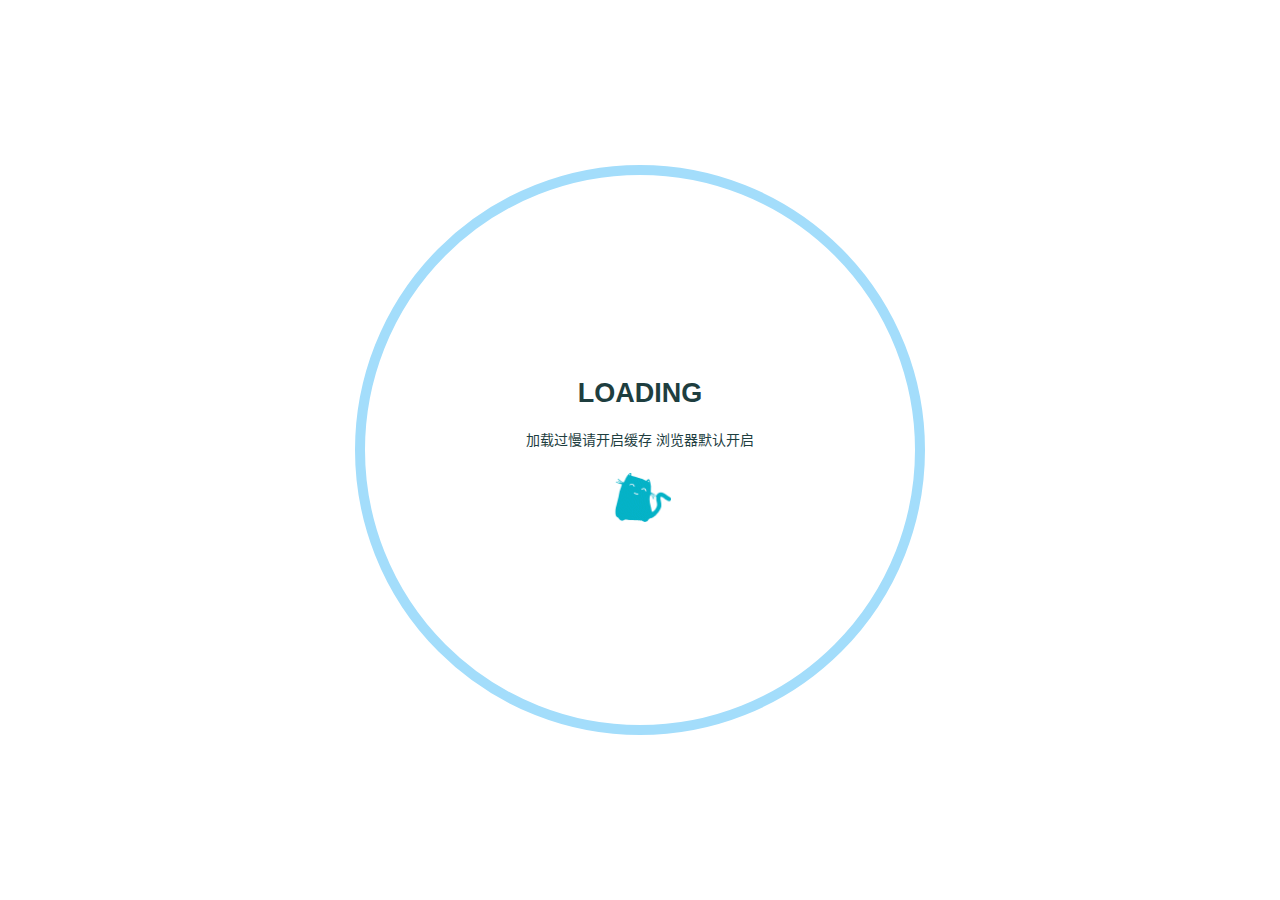
<file: tags/公告/index.html>
<!DOCTYPE html>
<html lang="zh-cn">
    <canvas id="fireworks" style="position: fixed; top: 0; left: 0; width: 100vw; height: 100vh; pointer-events: none; z-index: 32767"></canvas>
    <script src="https://cdn.staticfile.org/animejs/3.2.1/anime.min.js"></script>
    <script src="/js/fireworks.min.js"></script>
    <canvas id="background" style="position: fixed; top: 0; left: 0; width: 100vw; height: 100vh; pointer-events: none; z-index: -1"></canvas>
    <script src="/js/background.min.js"></script>
<head>
    <meta charset="utf-8" />
    <title>Tags: 公告 | 是木木呐Beta的博客</title>
    <meta name="author" content="是木木呐Beta" />
    <meta name="description" content="" />
    <meta name="keywords" content="" />
    <meta name="viewport" content="width=device-width, initial-scale=1.0, maximum-scale=1.0, user-scalable=0" />
    <link rel="icon" href="/images/LogoLight.png" />
    <link rel="preconnect" href="https://cdn.staticfile.org" />
<script src="https://cdn.staticfile.org/vue/3.3.7/vue.global.prod.min.js"></script>
<link rel="stylesheet" href="/fontawesome/css/all.min.css" />
<link rel="stylesheet" href="https://blogsmmnabeta.oss-cn-beijing.aliyuncs.com/api/font.css" />
<link rel="preconnect" href="https://fonts.loli.net" />
<link rel="preconnect" href="https://gstatic.loli.net" crossorigin />
<!-- <link rel="stylesheet" href="https://fonts.loli.net/css2?family=Fira+Code:wght@400;500;600;700&family=Lexend:wght@400;500;600;700;800;900&family=Noto+Sans+SC:wght@400;500;600;700;800;900&display=swap" /> -->
<script> const mixins = {}; </script>

<script src="https://polyfill.io/v3/polyfill.min.js?features=default"></script>


<script src="https://cdn.staticfile.org/highlight.js/11.9.0/highlight.min.js"></script>
<script src="https://cdn.staticfile.org/highlightjs-line-numbers.js/2.8.0/highlightjs-line-numbers.min.js"></script>
<link
    rel="stylesheet"
    href="https://cdn.staticfile.org/highlight.js/11.9.0/styles/github.min.css"
/>
<script src="/js/lib/highlight.js"></script>



<script src="/js/lib/preview.js"></script>





<link rel="stylesheet" href="/css/main.css" />


<meta name="generator" content="Hexo 6.3.0"></head>
<body>
    <div id="layout">
        <transition name="fade">
            <div id="loading" v-show="loading">
                <div id="loading-circle">
                    <h2>LOADING</h2>
                    <p>加载过慢请开启缓存 浏览器默认开启</p>
                    <img src="/images/loading.gif" />
                </div>
            </div>
        </transition>
        <div id="menu" :class="{ hidden: hiddenMenu, 'menu-color': menuColor}">
    <nav id="desktop-menu">
        <a class="title" href="/">
            <span>是木木呐BETA的博客</span>
        </a>
        
        <a href="/">
            <i class="fa-solid fa-house fa-fw"></i>
            <span>&ensp;主页</span>
        </a>
        
        <a href="/about">
            <i class="fa-solid fa-id-card fa-fw"></i>
            <span>&ensp;关于</span>
        </a>
        
        <a href="/archives">
            <i class="fa-solid fa-box-archive fa-fw"></i>
            <span>&ensp;文章</span>
        </a>
        
        <a href="/categories">
            <i class="fa-solid fa-bookmark fa-fw"></i>
            <span>&ensp;类型</span>
        </a>
        
        <a href="/tags">
            <i class="fa-solid fa-tags fa-fw"></i>
            <span>&ensp;标签</span>
        </a>
        
    </nav>
    <nav id="mobile-menu">
        <div class="title" @click="showMenuItems = !showMenuItems">
            <i class="fa-solid fa-bars fa-fw"></i>
            <span>&emsp;是木木呐BETA的博客</span>
        </div>
        <transition name="slide">
            <div class="items" v-show="showMenuItems">
                
                <a href="/">
                    <div class="item">
                        <div style="min-width: 20px; max-width: 50px; width: 10%">
                            <i class="fa-solid fa-house fa-fw"></i>
                        </div>
                        <div style="min-width: 100px; max-width: 150%; width: 20%">主页</div>
                    </div>
                </a>
                
                <a href="/about">
                    <div class="item">
                        <div style="min-width: 20px; max-width: 50px; width: 10%">
                            <i class="fa-solid fa-id-card fa-fw"></i>
                        </div>
                        <div style="min-width: 100px; max-width: 150%; width: 20%">关于</div>
                    </div>
                </a>
                
                <a href="/archives">
                    <div class="item">
                        <div style="min-width: 20px; max-width: 50px; width: 10%">
                            <i class="fa-solid fa-box-archive fa-fw"></i>
                        </div>
                        <div style="min-width: 100px; max-width: 150%; width: 20%">文章</div>
                    </div>
                </a>
                
                <a href="/categories">
                    <div class="item">
                        <div style="min-width: 20px; max-width: 50px; width: 10%">
                            <i class="fa-solid fa-bookmark fa-fw"></i>
                        </div>
                        <div style="min-width: 100px; max-width: 150%; width: 20%">类型</div>
                    </div>
                </a>
                
                <a href="/tags">
                    <div class="item">
                        <div style="min-width: 20px; max-width: 50px; width: 10%">
                            <i class="fa-solid fa-tags fa-fw"></i>
                        </div>
                        <div style="min-width: 100px; max-width: 150%; width: 20%">标签</div>
                    </div>
                </a>
                
            </div>
        </transition>
    </nav>
</div>
<transition name="fade">
    <div id="menu-curtain" @click="showMenuItems = !showMenuItems" v-show="showMenuItems"></div>
</transition>

        <div id="main" :class="loading ? 'into-enter-from': 'into-enter-active'">
            <div id="archives">
    
    <div class="categories-tags">
        
        
        
        <span>
            <a href="/tags/Hexo/" style="background: #00bcd4">
                <span class="icon">
                    <i class="fa-solid fa-tags fa-fw"></i>
                </span>
                Hexo
            </a>
        </span>
        
        
        
        <span>
            <a href="/tags/%E5%85%AC%E5%91%8A/" style="background: linear-gradient(120deg, #9abbf7 0%, #ffbbf4 100%)">
                <span class="icon">
                    <i class="fa-solid fa-tags fa-fw"></i>
                </span>
                公告
            </a>
        </span>
        
        
        
        
        
        <span>
            <a href="/tags/%E7%BD%91%E7%BB%9C%E5%AE%89%E5%85%A8/" style="background: #00a596">
                <span class="icon">
                    <i class="fa-solid fa-tags fa-fw"></i>
                </span>
                网络安全
            </a>
        </span>
        
        
        
        <span>
            <a href="/tags/%E8%81%8C%E4%B8%9A%E8%A7%84%E5%88%92/" style="background: #ffa2c4">
                <span class="icon">
                    <i class="fa-solid fa-tags fa-fw"></i>
                </span>
                职业规划
            </a>
        </span>
        
        
    </div>
    
    <div class="timeline">
        <div class="timeline-tail"></div>
        <div class="timeline-content">
            <div class="item-time">2023/12/11</div>
            <a href="/2023/12/11/FirstBlog/">
                <h3>意见征集（置顶）</h3>
            </a>
            <div class="info">
                
                <span class="category">
                    <a href="/categories/%E5%85%AC%E5%91%8A/">
                        <span class="icon">
                            <i class="fa-solid fa-bookmark fa-fw"></i>
                        </span>
                        公告
                    </a>
                </span>
                
                
                <span class="tags">
                    <span class="icon">
                        <i class="fa-solid fa-tags fa-fw"></i>
                    </span>
                    
                    
                    <span class="tag">
                        
                        <a href="/tags/Hexo/" style="color: #00a596">Hexo</a>
                    </span>
                    
                    <span class="tag">
                        
                        <a href="/tags/%E5%85%AC%E5%91%8A/" style="color: #ff7d73">公告</a>
                    </span>
                    
                </span>
                
            </div>
        </div>
    </div>
    
</div>

            <footer id="footer">
    <div id="footer-wrap">
        <div>
            &copy;
            2017 - 2024 是木木呐Beta的博客
            <span id="footer-icon">
                <i class="fa-solid fa-font-awesome fa-fw"></i>
            </span>
            &commat;是木木呐Beta
        </div>
        <div>
            Based on the <a target="_blank" rel="noopener" href="https://hexo.io">Hexo Engine</a> &amp;
            <a target="_blank" rel="noopener" href="https://github.com/theme-particlex/hexo-theme-particlex">ParticleX Theme</a>
        </div>
        
    </div>
</footer>

        </div>
        
        <transition name="fade">
            <div id="preview" ref="preview" v-show="previewShow">
                <img id="preview-content" ref="previewContent" />
            </div>
        </transition>
        
    </div>
    <script src="/js/main.js"></script>
    
</body>
</html>
</file>
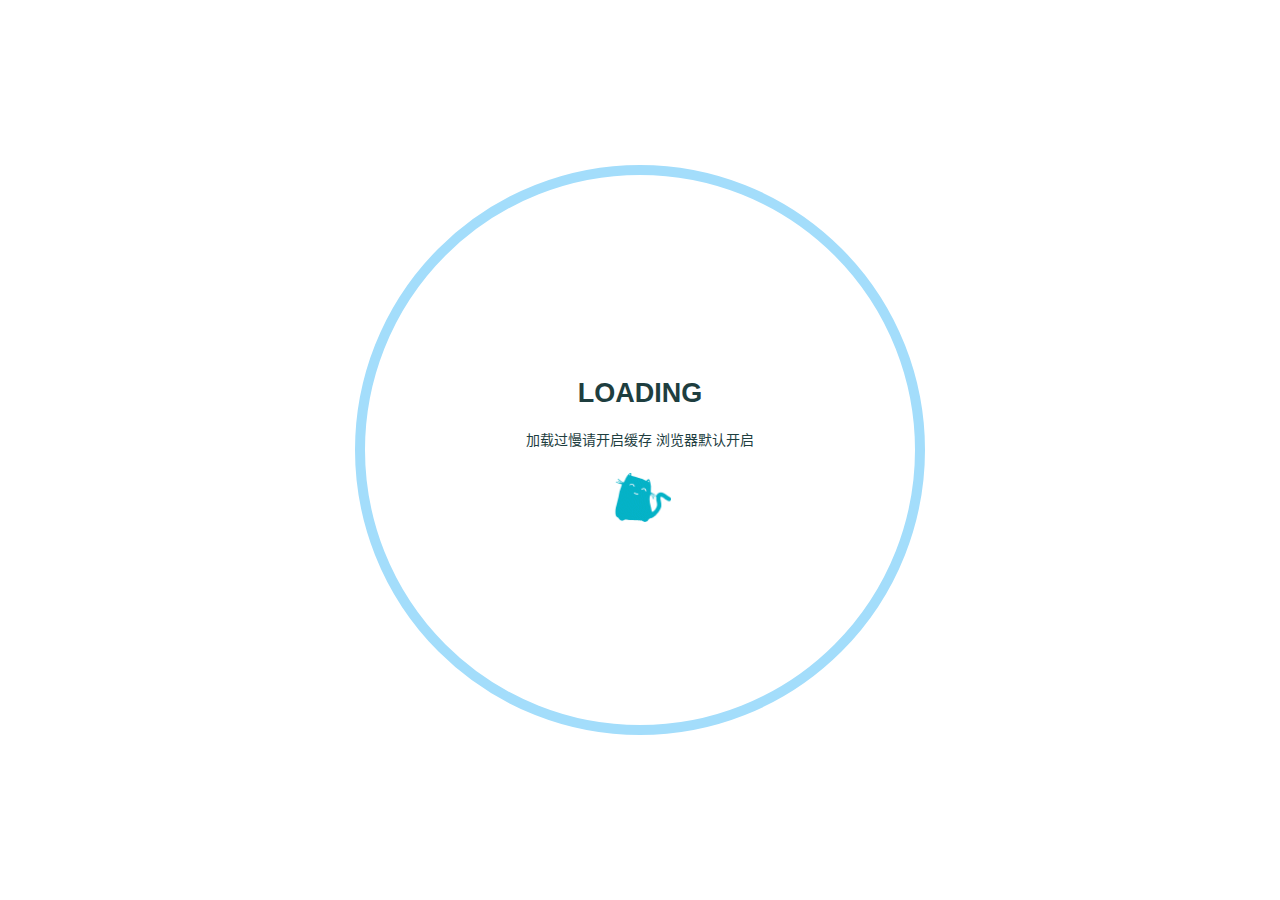
<file: tags/网络安全/index.html>
<!DOCTYPE html>
<html lang="zh-cn">
    <canvas id="fireworks" style="position: fixed; top: 0; left: 0; width: 100vw; height: 100vh; pointer-events: none; z-index: 32767"></canvas>
    <script src="https://cdn.staticfile.org/animejs/3.2.1/anime.min.js"></script>
    <script src="/js/fireworks.min.js"></script>
    <canvas id="background" style="position: fixed; top: 0; left: 0; width: 100vw; height: 100vh; pointer-events: none; z-index: -1"></canvas>
    <script src="/js/background.min.js"></script>
<head>
    <meta charset="utf-8" />
    <title>Tags: 网络安全 | 是木木呐Beta的博客</title>
    <meta name="author" content="是木木呐Beta" />
    <meta name="description" content="" />
    <meta name="keywords" content="" />
    <meta name="viewport" content="width=device-width, initial-scale=1.0, maximum-scale=1.0, user-scalable=0" />
    <link rel="icon" href="/images/LogoLight.png" />
    <link rel="preconnect" href="https://cdn.staticfile.org" />
<script src="https://cdn.staticfile.org/vue/3.3.7/vue.global.prod.min.js"></script>
<link rel="stylesheet" href="/fontawesome/css/all.min.css" />
<link rel="stylesheet" href="https://blogsmmnabeta.oss-cn-beijing.aliyuncs.com/api/font.css" />
<link rel="preconnect" href="https://fonts.loli.net" />
<link rel="preconnect" href="https://gstatic.loli.net" crossorigin />
<!-- <link rel="stylesheet" href="https://fonts.loli.net/css2?family=Fira+Code:wght@400;500;600;700&family=Lexend:wght@400;500;600;700;800;900&family=Noto+Sans+SC:wght@400;500;600;700;800;900&display=swap" /> -->
<script> const mixins = {}; </script>

<script src="https://polyfill.io/v3/polyfill.min.js?features=default"></script>


<script src="https://cdn.staticfile.org/highlight.js/11.9.0/highlight.min.js"></script>
<script src="https://cdn.staticfile.org/highlightjs-line-numbers.js/2.8.0/highlightjs-line-numbers.min.js"></script>
<link
    rel="stylesheet"
    href="https://cdn.staticfile.org/highlight.js/11.9.0/styles/github.min.css"
/>
<script src="/js/lib/highlight.js"></script>



<script src="/js/lib/preview.js"></script>





<link rel="stylesheet" href="/css/main.css" />


<meta name="generator" content="Hexo 6.3.0"></head>
<body>
    <div id="layout">
        <transition name="fade">
            <div id="loading" v-show="loading">
                <div id="loading-circle">
                    <h2>LOADING</h2>
                    <p>加载过慢请开启缓存 浏览器默认开启</p>
                    <img src="/images/loading.gif" />
                </div>
            </div>
        </transition>
        <div id="menu" :class="{ hidden: hiddenMenu, 'menu-color': menuColor}">
    <nav id="desktop-menu">
        <a class="title" href="/">
            <span>是木木呐BETA的博客</span>
        </a>
        
        <a href="/">
            <i class="fa-solid fa-house fa-fw"></i>
            <span>&ensp;主页</span>
        </a>
        
        <a href="/about">
            <i class="fa-solid fa-id-card fa-fw"></i>
            <span>&ensp;关于</span>
        </a>
        
        <a href="/archives">
            <i class="fa-solid fa-box-archive fa-fw"></i>
            <span>&ensp;文章</span>
        </a>
        
        <a href="/categories">
            <i class="fa-solid fa-bookmark fa-fw"></i>
            <span>&ensp;类型</span>
        </a>
        
        <a href="/tags">
            <i class="fa-solid fa-tags fa-fw"></i>
            <span>&ensp;标签</span>
        </a>
        
    </nav>
    <nav id="mobile-menu">
        <div class="title" @click="showMenuItems = !showMenuItems">
            <i class="fa-solid fa-bars fa-fw"></i>
            <span>&emsp;是木木呐BETA的博客</span>
        </div>
        <transition name="slide">
            <div class="items" v-show="showMenuItems">
                
                <a href="/">
                    <div class="item">
                        <div style="min-width: 20px; max-width: 50px; width: 10%">
                            <i class="fa-solid fa-house fa-fw"></i>
                        </div>
                        <div style="min-width: 100px; max-width: 150%; width: 20%">主页</div>
                    </div>
                </a>
                
                <a href="/about">
                    <div class="item">
                        <div style="min-width: 20px; max-width: 50px; width: 10%">
                            <i class="fa-solid fa-id-card fa-fw"></i>
                        </div>
                        <div style="min-width: 100px; max-width: 150%; width: 20%">关于</div>
                    </div>
                </a>
                
                <a href="/archives">
                    <div class="item">
                        <div style="min-width: 20px; max-width: 50px; width: 10%">
                            <i class="fa-solid fa-box-archive fa-fw"></i>
                        </div>
                        <div style="min-width: 100px; max-width: 150%; width: 20%">文章</div>
                    </div>
                </a>
                
                <a href="/categories">
                    <div class="item">
                        <div style="min-width: 20px; max-width: 50px; width: 10%">
                            <i class="fa-solid fa-bookmark fa-fw"></i>
                        </div>
                        <div style="min-width: 100px; max-width: 150%; width: 20%">类型</div>
                    </div>
                </a>
                
                <a href="/tags">
                    <div class="item">
                        <div style="min-width: 20px; max-width: 50px; width: 10%">
                            <i class="fa-solid fa-tags fa-fw"></i>
                        </div>
                        <div style="min-width: 100px; max-width: 150%; width: 20%">标签</div>
                    </div>
                </a>
                
            </div>
        </transition>
    </nav>
</div>
<transition name="fade">
    <div id="menu-curtain" @click="showMenuItems = !showMenuItems" v-show="showMenuItems"></div>
</transition>

        <div id="main" :class="loading ? 'into-enter-from': 'into-enter-active'">
            <div id="archives">
    
    <div class="categories-tags">
        
        
        
        <span>
            <a href="/tags/Hexo/" style="background: #03a9f4">
                <span class="icon">
                    <i class="fa-solid fa-tags fa-fw"></i>
                </span>
                Hexo
            </a>
        </span>
        
        
        
        <span>
            <a href="/tags/%E5%85%AC%E5%91%8A/" style="background: #00bcd4">
                <span class="icon">
                    <i class="fa-solid fa-tags fa-fw"></i>
                </span>
                公告
            </a>
        </span>
        
        
        
        <span>
            <a href="/tags/%E7%BD%91%E7%BB%9C%E5%AE%89%E5%85%A8/" style="background: linear-gradient(120deg, #9abbf7 0%, #ffbbf4 100%)">
                <span class="icon">
                    <i class="fa-solid fa-tags fa-fw"></i>
                </span>
                网络安全
            </a>
        </span>
        
        
        
        
        
        <span>
            <a href="/tags/%E8%81%8C%E4%B8%9A%E8%A7%84%E5%88%92/" style="background: #ffa2c4">
                <span class="icon">
                    <i class="fa-solid fa-tags fa-fw"></i>
                </span>
                职业规划
            </a>
        </span>
        
        
    </div>
    
    <div class="timeline">
        <div class="timeline-tail"></div>
        <div class="timeline-content">
            <div class="item-time">2023/12/12</div>
            <a href="/2023/12/12/%E7%BD%91%E7%BB%9C%E5%AE%89%E5%85%A8%E8%81%8C%E4%B8%9A%E5%8F%91%E5%B1%95/">
                <h3>网络安全职业发展</h3>
            </a>
            <div class="info">
                
                <span class="category">
                    <a href="/categories/%E7%9F%A5%E8%AF%86/">
                        <span class="icon">
                            <i class="fa-solid fa-bookmark fa-fw"></i>
                        </span>
                        知识
                    </a>
                </span>
                
                
                <span class="tags">
                    <span class="icon">
                        <i class="fa-solid fa-tags fa-fw"></i>
                    </span>
                    
                    
                    <span class="tag">
                        
                        <a href="/tags/%E7%BD%91%E7%BB%9C%E5%AE%89%E5%85%A8/" style="color: #ff7d73">网络安全</a>
                    </span>
                    
                    <span class="tag">
                        
                        <a href="/tags/%E8%81%8C%E4%B8%9A%E8%A7%84%E5%88%92/" style="color: #00a596">职业规划</a>
                    </span>
                    
                </span>
                
            </div>
        </div>
    </div>
    
</div>

            <footer id="footer">
    <div id="footer-wrap">
        <div>
            &copy;
            2017 - 2024 是木木呐Beta的博客
            <span id="footer-icon">
                <i class="fa-solid fa-font-awesome fa-fw"></i>
            </span>
            &commat;是木木呐Beta
        </div>
        <div>
            Based on the <a target="_blank" rel="noopener" href="https://hexo.io">Hexo Engine</a> &amp;
            <a target="_blank" rel="noopener" href="https://github.com/theme-particlex/hexo-theme-particlex">ParticleX Theme</a>
        </div>
        
    </div>
</footer>

        </div>
        
        <transition name="fade">
            <div id="preview" ref="preview" v-show="previewShow">
                <img id="preview-content" ref="previewContent" />
            </div>
        </transition>
        
    </div>
    <script src="/js/main.js"></script>
    
</body>
</html>
</file>
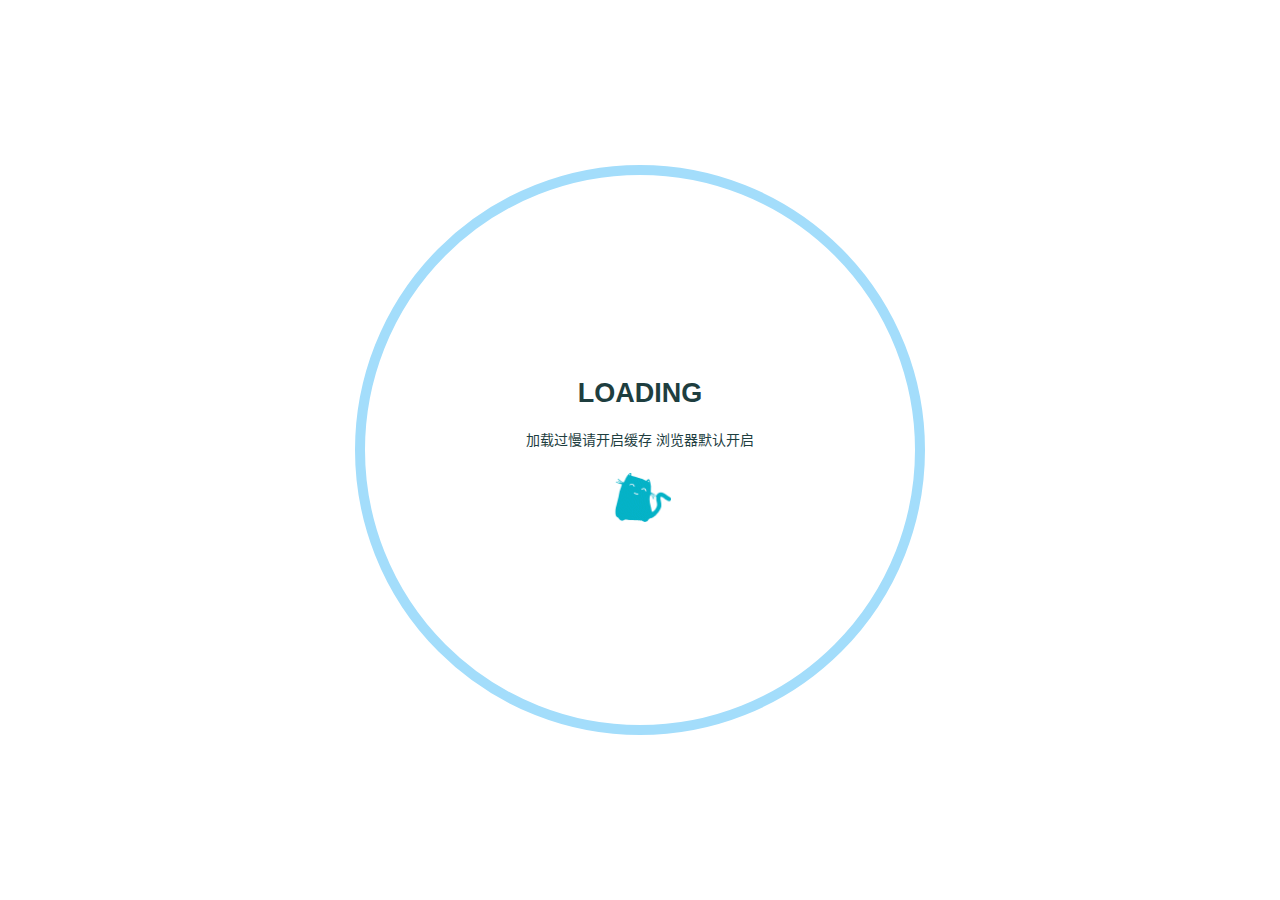
<file: tags/职业规划/index.html>
<!DOCTYPE html>
<html lang="zh-cn">
    <canvas id="fireworks" style="position: fixed; top: 0; left: 0; width: 100vw; height: 100vh; pointer-events: none; z-index: 32767"></canvas>
    <script src="https://cdn.staticfile.org/animejs/3.2.1/anime.min.js"></script>
    <script src="/js/fireworks.min.js"></script>
    <canvas id="background" style="position: fixed; top: 0; left: 0; width: 100vw; height: 100vh; pointer-events: none; z-index: -1"></canvas>
    <script src="/js/background.min.js"></script>
<head>
    <meta charset="utf-8" />
    <title>Tags: 职业规划 | 是木木呐Beta的博客</title>
    <meta name="author" content="是木木呐Beta" />
    <meta name="description" content="" />
    <meta name="keywords" content="" />
    <meta name="viewport" content="width=device-width, initial-scale=1.0, maximum-scale=1.0, user-scalable=0" />
    <link rel="icon" href="/images/LogoLight.png" />
    <link rel="preconnect" href="https://cdn.staticfile.org" />
<script src="https://cdn.staticfile.org/vue/3.3.7/vue.global.prod.min.js"></script>
<link rel="stylesheet" href="/fontawesome/css/all.min.css" />
<link rel="stylesheet" href="https://blogsmmnabeta.oss-cn-beijing.aliyuncs.com/api/font.css" />
<link rel="preconnect" href="https://fonts.loli.net" />
<link rel="preconnect" href="https://gstatic.loli.net" crossorigin />
<!-- <link rel="stylesheet" href="https://fonts.loli.net/css2?family=Fira+Code:wght@400;500;600;700&family=Lexend:wght@400;500;600;700;800;900&family=Noto+Sans+SC:wght@400;500;600;700;800;900&display=swap" /> -->
<script> const mixins = {}; </script>

<script src="https://polyfill.io/v3/polyfill.min.js?features=default"></script>


<script src="https://cdn.staticfile.org/highlight.js/11.9.0/highlight.min.js"></script>
<script src="https://cdn.staticfile.org/highlightjs-line-numbers.js/2.8.0/highlightjs-line-numbers.min.js"></script>
<link
    rel="stylesheet"
    href="https://cdn.staticfile.org/highlight.js/11.9.0/styles/github.min.css"
/>
<script src="/js/lib/highlight.js"></script>



<script src="/js/lib/preview.js"></script>





<link rel="stylesheet" href="/css/main.css" />


<meta name="generator" content="Hexo 6.3.0"></head>
<body>
    <div id="layout">
        <transition name="fade">
            <div id="loading" v-show="loading">
                <div id="loading-circle">
                    <h2>LOADING</h2>
                    <p>加载过慢请开启缓存 浏览器默认开启</p>
                    <img src="/images/loading.gif" />
                </div>
            </div>
        </transition>
        <div id="menu" :class="{ hidden: hiddenMenu, 'menu-color': menuColor}">
    <nav id="desktop-menu">
        <a class="title" href="/">
            <span>是木木呐BETA的博客</span>
        </a>
        
        <a href="/">
            <i class="fa-solid fa-house fa-fw"></i>
            <span>&ensp;主页</span>
        </a>
        
        <a href="/about">
            <i class="fa-solid fa-id-card fa-fw"></i>
            <span>&ensp;关于</span>
        </a>
        
        <a href="/archives">
            <i class="fa-solid fa-box-archive fa-fw"></i>
            <span>&ensp;文章</span>
        </a>
        
        <a href="/categories">
            <i class="fa-solid fa-bookmark fa-fw"></i>
            <span>&ensp;类型</span>
        </a>
        
        <a href="/tags">
            <i class="fa-solid fa-tags fa-fw"></i>
            <span>&ensp;标签</span>
        </a>
        
    </nav>
    <nav id="mobile-menu">
        <div class="title" @click="showMenuItems = !showMenuItems">
            <i class="fa-solid fa-bars fa-fw"></i>
            <span>&emsp;是木木呐BETA的博客</span>
        </div>
        <transition name="slide">
            <div class="items" v-show="showMenuItems">
                
                <a href="/">
                    <div class="item">
                        <div style="min-width: 20px; max-width: 50px; width: 10%">
                            <i class="fa-solid fa-house fa-fw"></i>
                        </div>
                        <div style="min-width: 100px; max-width: 150%; width: 20%">主页</div>
                    </div>
                </a>
                
                <a href="/about">
                    <div class="item">
                        <div style="min-width: 20px; max-width: 50px; width: 10%">
                            <i class="fa-solid fa-id-card fa-fw"></i>
                        </div>
                        <div style="min-width: 100px; max-width: 150%; width: 20%">关于</div>
                    </div>
                </a>
                
                <a href="/archives">
                    <div class="item">
                        <div style="min-width: 20px; max-width: 50px; width: 10%">
                            <i class="fa-solid fa-box-archive fa-fw"></i>
                        </div>
                        <div style="min-width: 100px; max-width: 150%; width: 20%">文章</div>
                    </div>
                </a>
                
                <a href="/categories">
                    <div class="item">
                        <div style="min-width: 20px; max-width: 50px; width: 10%">
                            <i class="fa-solid fa-bookmark fa-fw"></i>
                        </div>
                        <div style="min-width: 100px; max-width: 150%; width: 20%">类型</div>
                    </div>
                </a>
                
                <a href="/tags">
                    <div class="item">
                        <div style="min-width: 20px; max-width: 50px; width: 10%">
                            <i class="fa-solid fa-tags fa-fw"></i>
                        </div>
                        <div style="min-width: 100px; max-width: 150%; width: 20%">标签</div>
                    </div>
                </a>
                
            </div>
        </transition>
    </nav>
</div>
<transition name="fade">
    <div id="menu-curtain" @click="showMenuItems = !showMenuItems" v-show="showMenuItems"></div>
</transition>

        <div id="main" :class="loading ? 'into-enter-from': 'into-enter-active'">
            <div id="archives">
    
    <div class="categories-tags">
        
        
        
        <span>
            <a href="/tags/Hexo/" style="background: #00bcd4">
                <span class="icon">
                    <i class="fa-solid fa-tags fa-fw"></i>
                </span>
                Hexo
            </a>
        </span>
        
        
        
        <span>
            <a href="/tags/%E5%85%AC%E5%91%8A/" style="background: #03a9f4">
                <span class="icon">
                    <i class="fa-solid fa-tags fa-fw"></i>
                </span>
                公告
            </a>
        </span>
        
        
        
        <span>
            <a href="/tags/%E7%BD%91%E7%BB%9C%E5%AE%89%E5%85%A8/" style="background: #00bcd4">
                <span class="icon">
                    <i class="fa-solid fa-tags fa-fw"></i>
                </span>
                网络安全
            </a>
        </span>
        
        
        
        <span>
            <a href="/tags/%E8%81%8C%E4%B8%9A%E8%A7%84%E5%88%92/" style="background: linear-gradient(120deg, #9abbf7 0%, #ffbbf4 100%)">
                <span class="icon">
                    <i class="fa-solid fa-tags fa-fw"></i>
                </span>
                职业规划
            </a>
        </span>
        
        
        
        
    </div>
    
    <div class="timeline">
        <div class="timeline-tail"></div>
        <div class="timeline-content">
            <div class="item-time">2023/12/12</div>
            <a href="/2023/12/12/%E7%BD%91%E7%BB%9C%E5%AE%89%E5%85%A8%E8%81%8C%E4%B8%9A%E5%8F%91%E5%B1%95/">
                <h3>网络安全职业发展</h3>
            </a>
            <div class="info">
                
                <span class="category">
                    <a href="/categories/%E7%9F%A5%E8%AF%86/">
                        <span class="icon">
                            <i class="fa-solid fa-bookmark fa-fw"></i>
                        </span>
                        知识
                    </a>
                </span>
                
                
                <span class="tags">
                    <span class="icon">
                        <i class="fa-solid fa-tags fa-fw"></i>
                    </span>
                    
                    
                    <span class="tag">
                        
                        <a href="/tags/%E7%BD%91%E7%BB%9C%E5%AE%89%E5%85%A8/" style="color: #00a596">网络安全</a>
                    </span>
                    
                    <span class="tag">
                        
                        <a href="/tags/%E8%81%8C%E4%B8%9A%E8%A7%84%E5%88%92/" style="color: #03a9f4">职业规划</a>
                    </span>
                    
                </span>
                
            </div>
        </div>
    </div>
    
</div>

            <footer id="footer">
    <div id="footer-wrap">
        <div>
            &copy;
            2017 - 2024 是木木呐Beta的博客
            <span id="footer-icon">
                <i class="fa-solid fa-font-awesome fa-fw"></i>
            </span>
            &commat;是木木呐Beta
        </div>
        <div>
            Based on the <a target="_blank" rel="noopener" href="https://hexo.io">Hexo Engine</a> &amp;
            <a target="_blank" rel="noopener" href="https://github.com/theme-particlex/hexo-theme-particlex">ParticleX Theme</a>
        </div>
        
    </div>
</footer>

        </div>
        
        <transition name="fade">
            <div id="preview" ref="preview" v-show="previewShow">
                <img id="preview-content" ref="previewContent" />
            </div>
        </transition>
        
    </div>
    <script src="/js/main.js"></script>
    
</body>
</html>
</file>
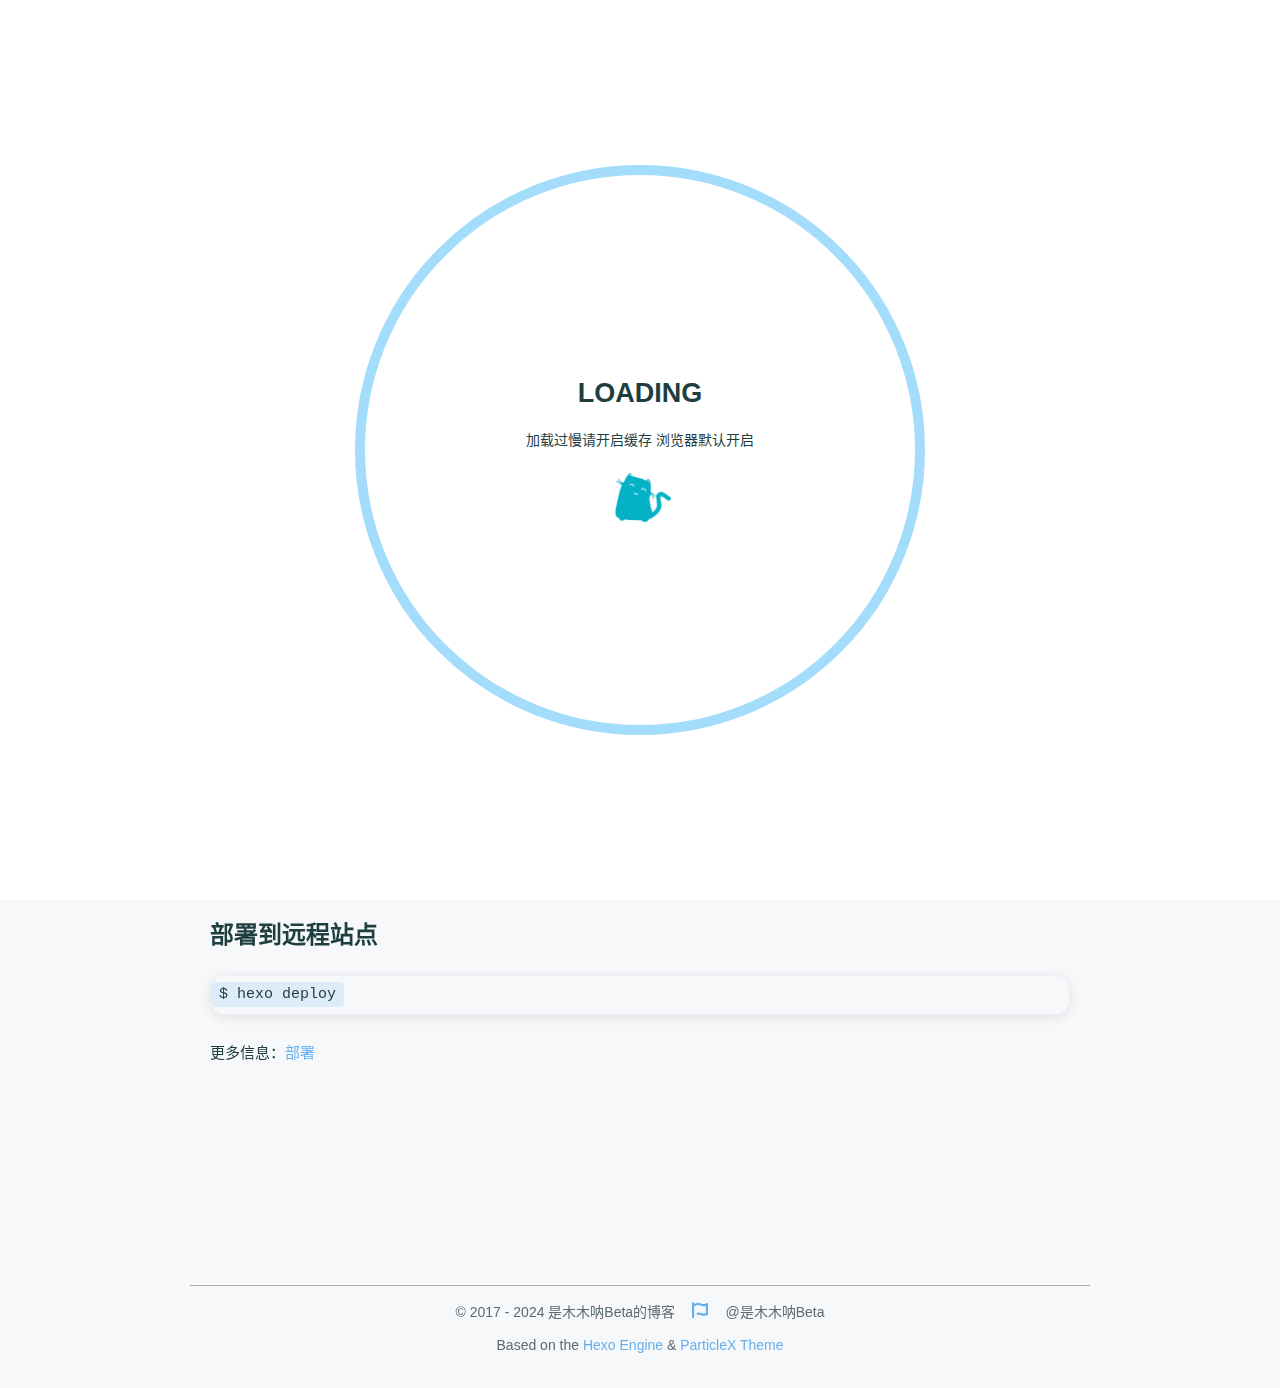
<file: 2023/12/10/hello-world/index.html>
<!DOCTYPE html>
<html lang="zh-cn">
    <canvas id="fireworks" style="position: fixed; top: 0; left: 0; width: 100vw; height: 100vh; pointer-events: none; z-index: 32767"></canvas>
    <script src="https://cdn.staticfile.org/animejs/3.2.1/anime.min.js"></script>
    <script src="/js/fireworks.min.js"></script>
    <canvas id="background" style="position: fixed; top: 0; left: 0; width: 100vw; height: 100vh; pointer-events: none; z-index: -1"></canvas>
    <script src="/js/background.min.js"></script>
<head>
    <meta charset="utf-8" />
    <title>Hello World | 是木木呐Beta的博客</title>
    <meta name="author" content="是木木呐Beta" />
    <meta name="description" content="" />
    <meta name="keywords" content="" />
    <meta name="viewport" content="width=device-width, initial-scale=1.0, maximum-scale=1.0, user-scalable=0" />
    <link rel="icon" href="/images/LogoLight.png" />
    <link rel="preconnect" href="https://cdn.staticfile.org" />
<script src="https://cdn.staticfile.org/vue/3.3.7/vue.global.prod.min.js"></script>
<link rel="stylesheet" href="/fontawesome/css/all.min.css" />
<link rel="stylesheet" href="https://blogsmmnabeta.oss-cn-beijing.aliyuncs.com/api/font.css" />
<link rel="preconnect" href="https://fonts.loli.net" />
<link rel="preconnect" href="https://gstatic.loli.net" crossorigin />
<!-- <link rel="stylesheet" href="https://fonts.loli.net/css2?family=Fira+Code:wght@400;500;600;700&family=Lexend:wght@400;500;600;700;800;900&family=Noto+Sans+SC:wght@400;500;600;700;800;900&display=swap" /> -->
<script> const mixins = {}; </script>

<script src="https://polyfill.io/v3/polyfill.min.js?features=default"></script>


<script src="https://cdn.staticfile.org/highlight.js/11.9.0/highlight.min.js"></script>
<script src="https://cdn.staticfile.org/highlightjs-line-numbers.js/2.8.0/highlightjs-line-numbers.min.js"></script>
<link
    rel="stylesheet"
    href="https://cdn.staticfile.org/highlight.js/11.9.0/styles/github.min.css"
/>
<script src="/js/lib/highlight.js"></script>



<script src="/js/lib/preview.js"></script>









<link rel="stylesheet" href="/css/main.css" />


<meta name="generator" content="Hexo 6.3.0"></head>
<body>
    <div id="layout">
        <transition name="fade">
            <div id="loading" v-show="loading">
                <div id="loading-circle">
                    <h2>LOADING</h2>
                    <p>加载过慢请开启缓存 浏览器默认开启</p>
                    <img src="/images/loading.gif" />
                </div>
            </div>
        </transition>
        <div id="menu" :class="{ hidden: hiddenMenu, 'menu-color': menuColor}">
    <nav id="desktop-menu">
        <a class="title" href="/">
            <span>是木木呐BETA的博客</span>
        </a>
        
        <a href="/">
            <i class="fa-solid fa-house fa-fw"></i>
            <span>&ensp;主页</span>
        </a>
        
        <a href="/about">
            <i class="fa-solid fa-id-card fa-fw"></i>
            <span>&ensp;关于</span>
        </a>
        
        <a href="/archives">
            <i class="fa-solid fa-box-archive fa-fw"></i>
            <span>&ensp;文章</span>
        </a>
        
        <a href="/categories">
            <i class="fa-solid fa-bookmark fa-fw"></i>
            <span>&ensp;类型</span>
        </a>
        
        <a href="/tags">
            <i class="fa-solid fa-tags fa-fw"></i>
            <span>&ensp;标签</span>
        </a>
        
    </nav>
    <nav id="mobile-menu">
        <div class="title" @click="showMenuItems = !showMenuItems">
            <i class="fa-solid fa-bars fa-fw"></i>
            <span>&emsp;是木木呐BETA的博客</span>
        </div>
        <transition name="slide">
            <div class="items" v-show="showMenuItems">
                
                <a href="/">
                    <div class="item">
                        <div style="min-width: 20px; max-width: 50px; width: 10%">
                            <i class="fa-solid fa-house fa-fw"></i>
                        </div>
                        <div style="min-width: 100px; max-width: 150%; width: 20%">主页</div>
                    </div>
                </a>
                
                <a href="/about">
                    <div class="item">
                        <div style="min-width: 20px; max-width: 50px; width: 10%">
                            <i class="fa-solid fa-id-card fa-fw"></i>
                        </div>
                        <div style="min-width: 100px; max-width: 150%; width: 20%">关于</div>
                    </div>
                </a>
                
                <a href="/archives">
                    <div class="item">
                        <div style="min-width: 20px; max-width: 50px; width: 10%">
                            <i class="fa-solid fa-box-archive fa-fw"></i>
                        </div>
                        <div style="min-width: 100px; max-width: 150%; width: 20%">文章</div>
                    </div>
                </a>
                
                <a href="/categories">
                    <div class="item">
                        <div style="min-width: 20px; max-width: 50px; width: 10%">
                            <i class="fa-solid fa-bookmark fa-fw"></i>
                        </div>
                        <div style="min-width: 100px; max-width: 150%; width: 20%">类型</div>
                    </div>
                </a>
                
                <a href="/tags">
                    <div class="item">
                        <div style="min-width: 20px; max-width: 50px; width: 10%">
                            <i class="fa-solid fa-tags fa-fw"></i>
                        </div>
                        <div style="min-width: 100px; max-width: 150%; width: 20%">标签</div>
                    </div>
                </a>
                
            </div>
        </transition>
    </nav>
</div>
<transition name="fade">
    <div id="menu-curtain" @click="showMenuItems = !showMenuItems" v-show="showMenuItems"></div>
</transition>

        <div id="main" :class="loading ? 'into-enter-from': 'into-enter-active'">
            <div class="article">
    <div>
        <h1>Hello World</h1>
    </div>
    <div class="info">
        <span class="date">
            <span class="icon">
                <i class="fa-solid fa-calendar fa-fw"></i>
            </span>
            2023/12/10
        </span>
        
        <span class="category">
            <a href="/categories/%E7%9F%A5%E8%AF%86/">
                <span class="icon">
                    <i class="fa-solid fa-bookmark fa-fw"></i>
                </span>
                知识
            </a>
        </span>
        
        
        <span class="tags">
            <span class="icon">
                <i class="fa-solid fa-tags fa-fw"></i>
            </span>
            
            
            <span class="tag">
                
                <a href="/tags/Hexo/" style="color: #00a596">Hexo</a>
            </span>
            
        </span>
        
    </div>
    
    <div class="content" v-pre>
        <p>欢迎来到<a target="_blank" rel="noopener" href="https://hexo.io/">Hexo的</a>!这是你的第一篇文章。检查<a target="_blank" rel="noopener" href="https://hexo.io/docs/">文档</a>了解更多信息。如果你在使用 Hexo 时遇到任何问题，可以在<a target="_blank" rel="noopener" href="https://hexo.io/docs/troubleshooting.html">故障 排除</a>或者你可以问我<a target="_blank" rel="noopener" href="https://github.com/hexojs/hexo/issues">GitHub的</a>.</p>
<h2 id="快速上手"><a href="#快速上手" class="headerlink" title="快速上手"></a>快速上手</h2><h3 id="创建新帖子"><a href="#创建新帖子" class="headerlink" title="创建新帖子"></a>创建新帖子</h3><span id="more"></span>

<p>知识点：</p>
<pre><code class="bash">$ hexo new &quot;My New Post&quot;
</code></pre>
<p>更多信息：<a target="_blank" rel="noopener" href="https://hexo.io/docs/writing.html">写作</a></p>
<h3 id="运行服务器"><a href="#运行服务器" class="headerlink" title="运行服务器"></a>运行服务器</h3><pre><code class="bash">$ hexo server
</code></pre>
<p>更多信息：<a target="_blank" rel="noopener" href="https://hexo.io/docs/server.html">服务器</a></p>
<h3 id="生成静态文件"><a href="#生成静态文件" class="headerlink" title="生成静态文件"></a>生成静态文件</h3><pre><code class="bash">$ hexo generate
</code></pre>
<p>更多信息：<a target="_blank" rel="noopener" href="https://hexo.io/docs/generating.html">生成</a></p>
<h3 id="部署到远程站点"><a href="#部署到远程站点" class="headerlink" title="部署到远程站点"></a>部署到远程站点</h3><pre><code class="bash">$ hexo deploy
</code></pre>
<p>更多信息：<a target="_blank" rel="noopener" href="https://hexo.io/docs/one-command-deployment.html">部署</a></p>

    </div>
    
    
    
    
    <div id="comment">
        <div id="giscus-container" class="giscus"></div>
    </div>
    
    
    
    
</div>

            <footer id="footer">
    <div id="footer-wrap">
        <div>
            &copy;
            2017 - 2024 是木木呐Beta的博客
            <span id="footer-icon">
                <i class="fa-solid fa-font-awesome fa-fw"></i>
            </span>
            &commat;是木木呐Beta
        </div>
        <div>
            Based on the <a target="_blank" rel="noopener" href="https://hexo.io">Hexo Engine</a> &amp;
            <a target="_blank" rel="noopener" href="https://github.com/theme-particlex/hexo-theme-particlex">ParticleX Theme</a>
        </div>
        
    </div>
</footer>

        </div>
        
        <transition name="fade">
            <div id="preview" ref="preview" v-show="previewShow">
                <img id="preview-content" ref="previewContent" />
            </div>
        </transition>
        
    </div>
    <script src="/js/main.js"></script>
    
    
<script
    src="https://giscus.app/client.js"
    data-repo="SmmnaBeta/SmmnaBeta.github.io"
    data-repo-id="R_kgDOK4ohFQ"
    data-category="Announcements"
    data-category-id="DIC_kwDOK4ohFc4CbrDD"
    data-mapping="pathname"
    data-strict="0"
    data-reactions-enabled="1"
    data-emit-metadata="0"
    data-input-position="top"
    data-theme="light"
    data-lang="zh-CN"
    crossorigin
    async
></script>





    
</body>
</html>
</file>
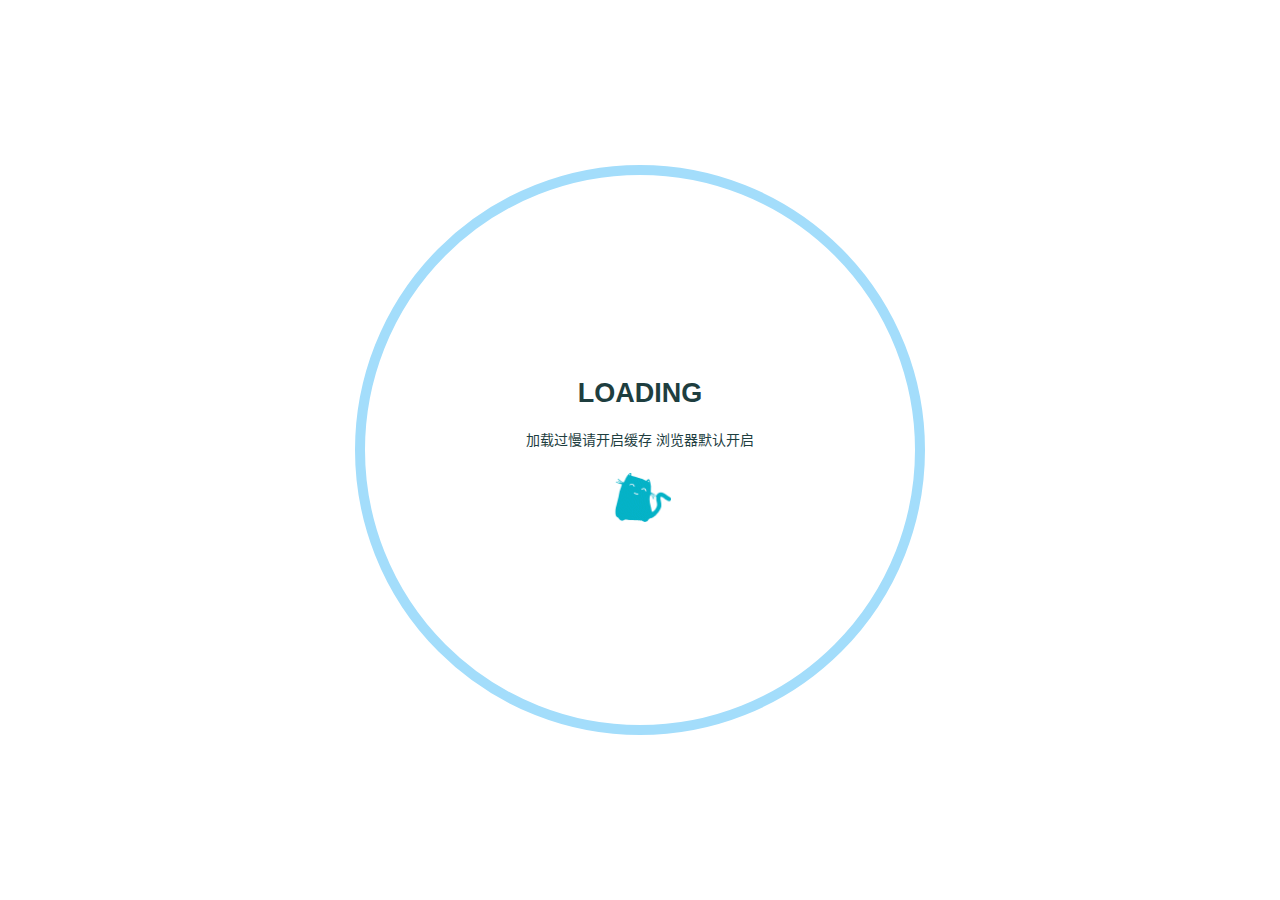
<file: 2023/12/11/FirstBlog/index.html>
<!DOCTYPE html>
<html lang="zh-cn">
    <canvas id="fireworks" style="position: fixed; top: 0; left: 0; width: 100vw; height: 100vh; pointer-events: none; z-index: 32767"></canvas>
    <script src="https://cdn.staticfile.org/animejs/3.2.1/anime.min.js"></script>
    <script src="/js/fireworks.min.js"></script>
    <canvas id="background" style="position: fixed; top: 0; left: 0; width: 100vw; height: 100vh; pointer-events: none; z-index: -1"></canvas>
    <script src="/js/background.min.js"></script>
<head>
    <meta charset="utf-8" />
    <title>意见征集（置顶） | 是木木呐Beta的博客</title>
    <meta name="author" content="是木木呐Beta" />
    <meta name="description" content="" />
    <meta name="keywords" content="" />
    <meta name="viewport" content="width=device-width, initial-scale=1.0, maximum-scale=1.0, user-scalable=0" />
    <link rel="icon" href="/images/LogoLight.png" />
    <link rel="preconnect" href="https://cdn.staticfile.org" />
<script src="https://cdn.staticfile.org/vue/3.3.7/vue.global.prod.min.js"></script>
<link rel="stylesheet" href="/fontawesome/css/all.min.css" />
<link rel="stylesheet" href="https://blogsmmnabeta.oss-cn-beijing.aliyuncs.com/api/font.css" />
<link rel="preconnect" href="https://fonts.loli.net" />
<link rel="preconnect" href="https://gstatic.loli.net" crossorigin />
<!-- <link rel="stylesheet" href="https://fonts.loli.net/css2?family=Fira+Code:wght@400;500;600;700&family=Lexend:wght@400;500;600;700;800;900&family=Noto+Sans+SC:wght@400;500;600;700;800;900&display=swap" /> -->
<script> const mixins = {}; </script>

<script src="https://polyfill.io/v3/polyfill.min.js?features=default"></script>


<script src="https://cdn.staticfile.org/highlight.js/11.9.0/highlight.min.js"></script>
<script src="https://cdn.staticfile.org/highlightjs-line-numbers.js/2.8.0/highlightjs-line-numbers.min.js"></script>
<link
    rel="stylesheet"
    href="https://cdn.staticfile.org/highlight.js/11.9.0/styles/github.min.css"
/>
<script src="/js/lib/highlight.js"></script>



<script src="/js/lib/preview.js"></script>









<link rel="stylesheet" href="/css/main.css" />


<meta name="generator" content="Hexo 6.3.0"></head>
<body>
    <div id="layout">
        <transition name="fade">
            <div id="loading" v-show="loading">
                <div id="loading-circle">
                    <h2>LOADING</h2>
                    <p>加载过慢请开启缓存 浏览器默认开启</p>
                    <img src="/images/loading.gif" />
                </div>
            </div>
        </transition>
        <div id="menu" :class="{ hidden: hiddenMenu, 'menu-color': menuColor}">
    <nav id="desktop-menu">
        <a class="title" href="/">
            <span>是木木呐BETA的博客</span>
        </a>
        
        <a href="/">
            <i class="fa-solid fa-house fa-fw"></i>
            <span>&ensp;主页</span>
        </a>
        
        <a href="/about">
            <i class="fa-solid fa-id-card fa-fw"></i>
            <span>&ensp;关于</span>
        </a>
        
        <a href="/archives">
            <i class="fa-solid fa-box-archive fa-fw"></i>
            <span>&ensp;文章</span>
        </a>
        
        <a href="/categories">
            <i class="fa-solid fa-bookmark fa-fw"></i>
            <span>&ensp;类型</span>
        </a>
        
        <a href="/tags">
            <i class="fa-solid fa-tags fa-fw"></i>
            <span>&ensp;标签</span>
        </a>
        
    </nav>
    <nav id="mobile-menu">
        <div class="title" @click="showMenuItems = !showMenuItems">
            <i class="fa-solid fa-bars fa-fw"></i>
            <span>&emsp;是木木呐BETA的博客</span>
        </div>
        <transition name="slide">
            <div class="items" v-show="showMenuItems">
                
                <a href="/">
                    <div class="item">
                        <div style="min-width: 20px; max-width: 50px; width: 10%">
                            <i class="fa-solid fa-house fa-fw"></i>
                        </div>
                        <div style="min-width: 100px; max-width: 150%; width: 20%">主页</div>
                    </div>
                </a>
                
                <a href="/about">
                    <div class="item">
                        <div style="min-width: 20px; max-width: 50px; width: 10%">
                            <i class="fa-solid fa-id-card fa-fw"></i>
                        </div>
                        <div style="min-width: 100px; max-width: 150%; width: 20%">关于</div>
                    </div>
                </a>
                
                <a href="/archives">
                    <div class="item">
                        <div style="min-width: 20px; max-width: 50px; width: 10%">
                            <i class="fa-solid fa-box-archive fa-fw"></i>
                        </div>
                        <div style="min-width: 100px; max-width: 150%; width: 20%">文章</div>
                    </div>
                </a>
                
                <a href="/categories">
                    <div class="item">
                        <div style="min-width: 20px; max-width: 50px; width: 10%">
                            <i class="fa-solid fa-bookmark fa-fw"></i>
                        </div>
                        <div style="min-width: 100px; max-width: 150%; width: 20%">类型</div>
                    </div>
                </a>
                
                <a href="/tags">
                    <div class="item">
                        <div style="min-width: 20px; max-width: 50px; width: 10%">
                            <i class="fa-solid fa-tags fa-fw"></i>
                        </div>
                        <div style="min-width: 100px; max-width: 150%; width: 20%">标签</div>
                    </div>
                </a>
                
            </div>
        </transition>
    </nav>
</div>
<transition name="fade">
    <div id="menu-curtain" @click="showMenuItems = !showMenuItems" v-show="showMenuItems"></div>
</transition>

        <div id="main" :class="loading ? 'into-enter-from': 'into-enter-active'">
            <div class="article">
    <div>
        <h1>意见征集（置顶）</h1>
    </div>
    <div class="info">
        <span class="date">
            <span class="icon">
                <i class="fa-solid fa-calendar fa-fw"></i>
            </span>
            2023/12/11
        </span>
        
        <span class="category">
            <a href="/categories/%E5%85%AC%E5%91%8A/">
                <span class="icon">
                    <i class="fa-solid fa-bookmark fa-fw"></i>
                </span>
                公告
            </a>
        </span>
        
        
        <span class="tags">
            <span class="icon">
                <i class="fa-solid fa-tags fa-fw"></i>
            </span>
            
            
            <span class="tag">
                
                <a href="/tags/Hexo/" style="color: #03a9f4">Hexo</a>
            </span>
            
            <span class="tag">
                
                <a href="/tags/%E5%85%AC%E5%91%8A/" style="color: #ff7d73">公告</a>
            </span>
            
        </span>
        
    </div>
    
    <div class="content" v-pre>
        <p>这是一个意见征集区域，如果您对我博客中的知识有疑惑，欢迎向我提问！</p>

    </div>
    
    
    
    
    <div id="comment">
        <div id="giscus-container" class="giscus"></div>
    </div>
    
    
    
    
</div>

            <footer id="footer">
    <div id="footer-wrap">
        <div>
            &copy;
            2017 - 2024 是木木呐Beta的博客
            <span id="footer-icon">
                <i class="fa-solid fa-font-awesome fa-fw"></i>
            </span>
            &commat;是木木呐Beta
        </div>
        <div>
            Based on the <a target="_blank" rel="noopener" href="https://hexo.io">Hexo Engine</a> &amp;
            <a target="_blank" rel="noopener" href="https://github.com/theme-particlex/hexo-theme-particlex">ParticleX Theme</a>
        </div>
        
    </div>
</footer>

        </div>
        
        <transition name="fade">
            <div id="preview" ref="preview" v-show="previewShow">
                <img id="preview-content" ref="previewContent" />
            </div>
        </transition>
        
    </div>
    <script src="/js/main.js"></script>
    
    
<script
    src="https://giscus.app/client.js"
    data-repo="SmmnaBeta/SmmnaBeta.github.io"
    data-repo-id="R_kgDOK4ohFQ"
    data-category="Announcements"
    data-category-id="DIC_kwDOK4ohFc4CbrDD"
    data-mapping="pathname"
    data-strict="0"
    data-reactions-enabled="1"
    data-emit-metadata="0"
    data-input-position="top"
    data-theme="light"
    data-lang="zh-CN"
    crossorigin
    async
></script>





    
</body>
</html>
</file>
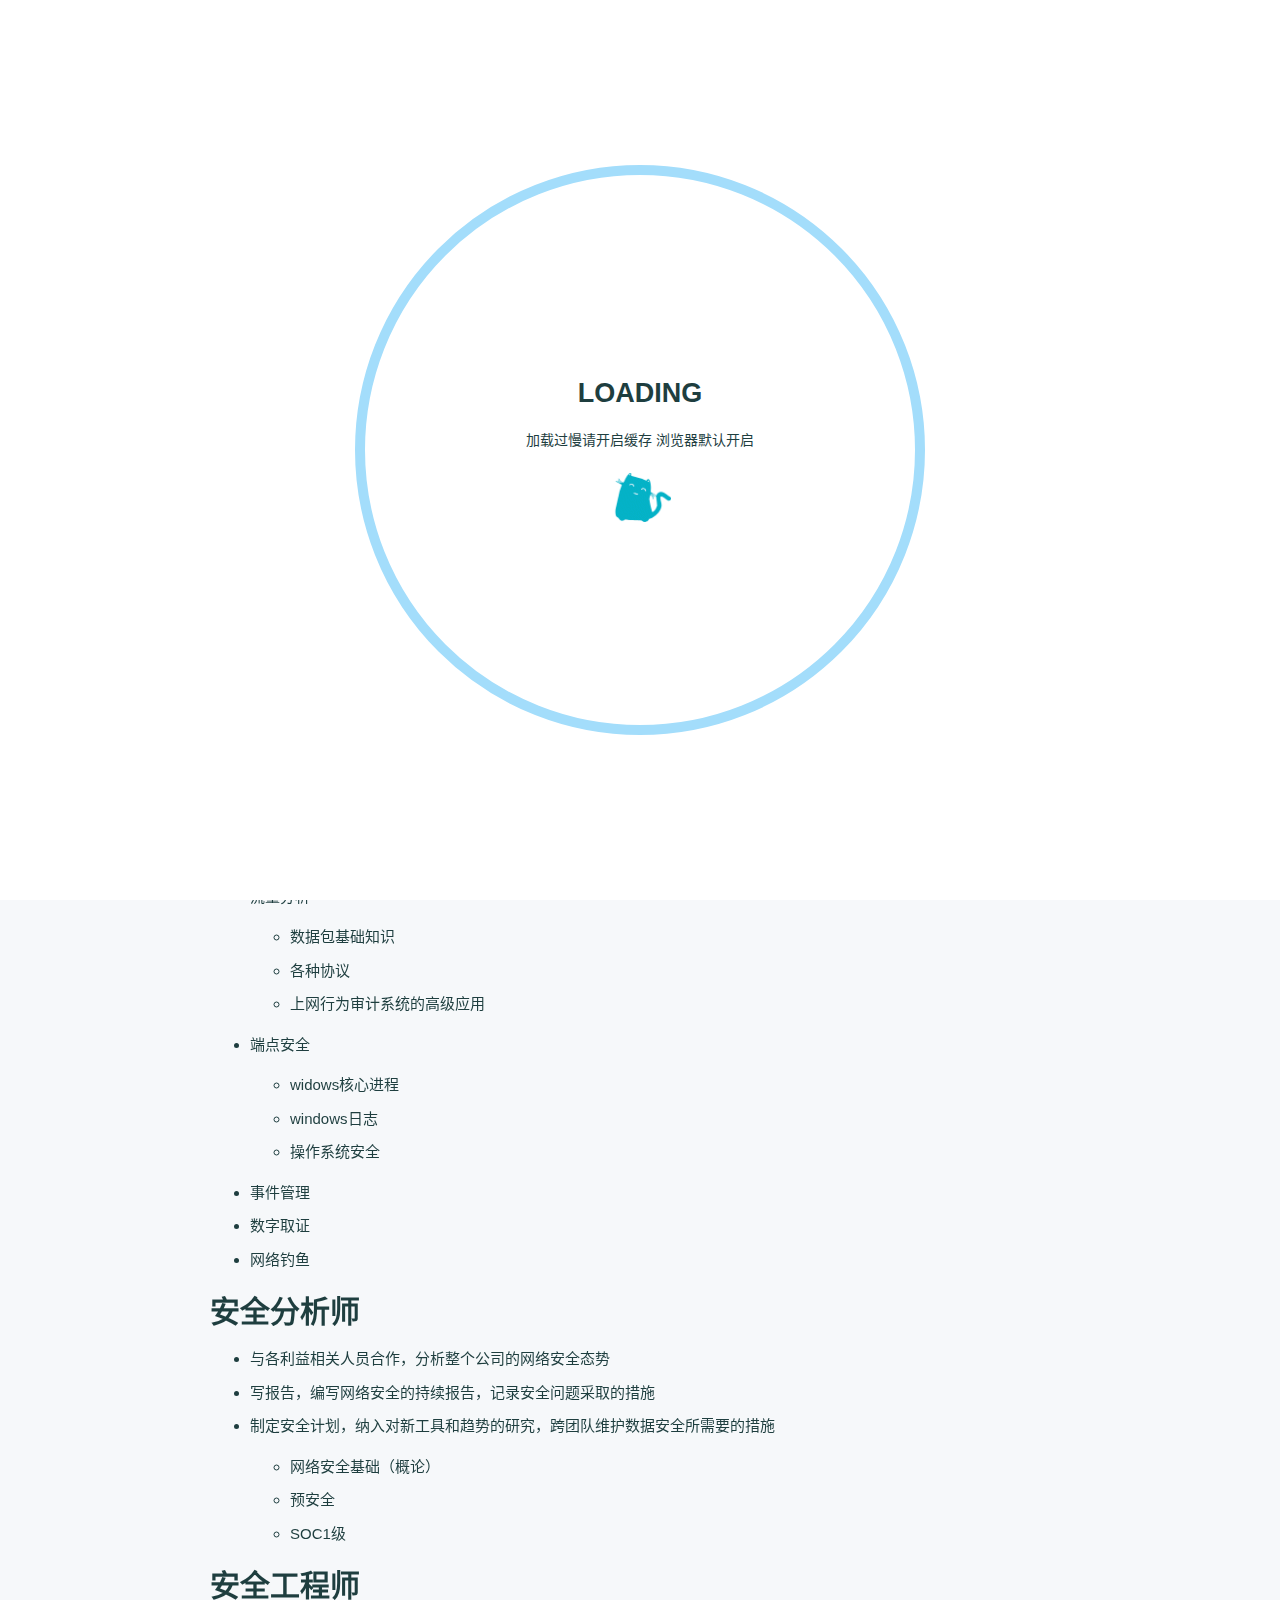
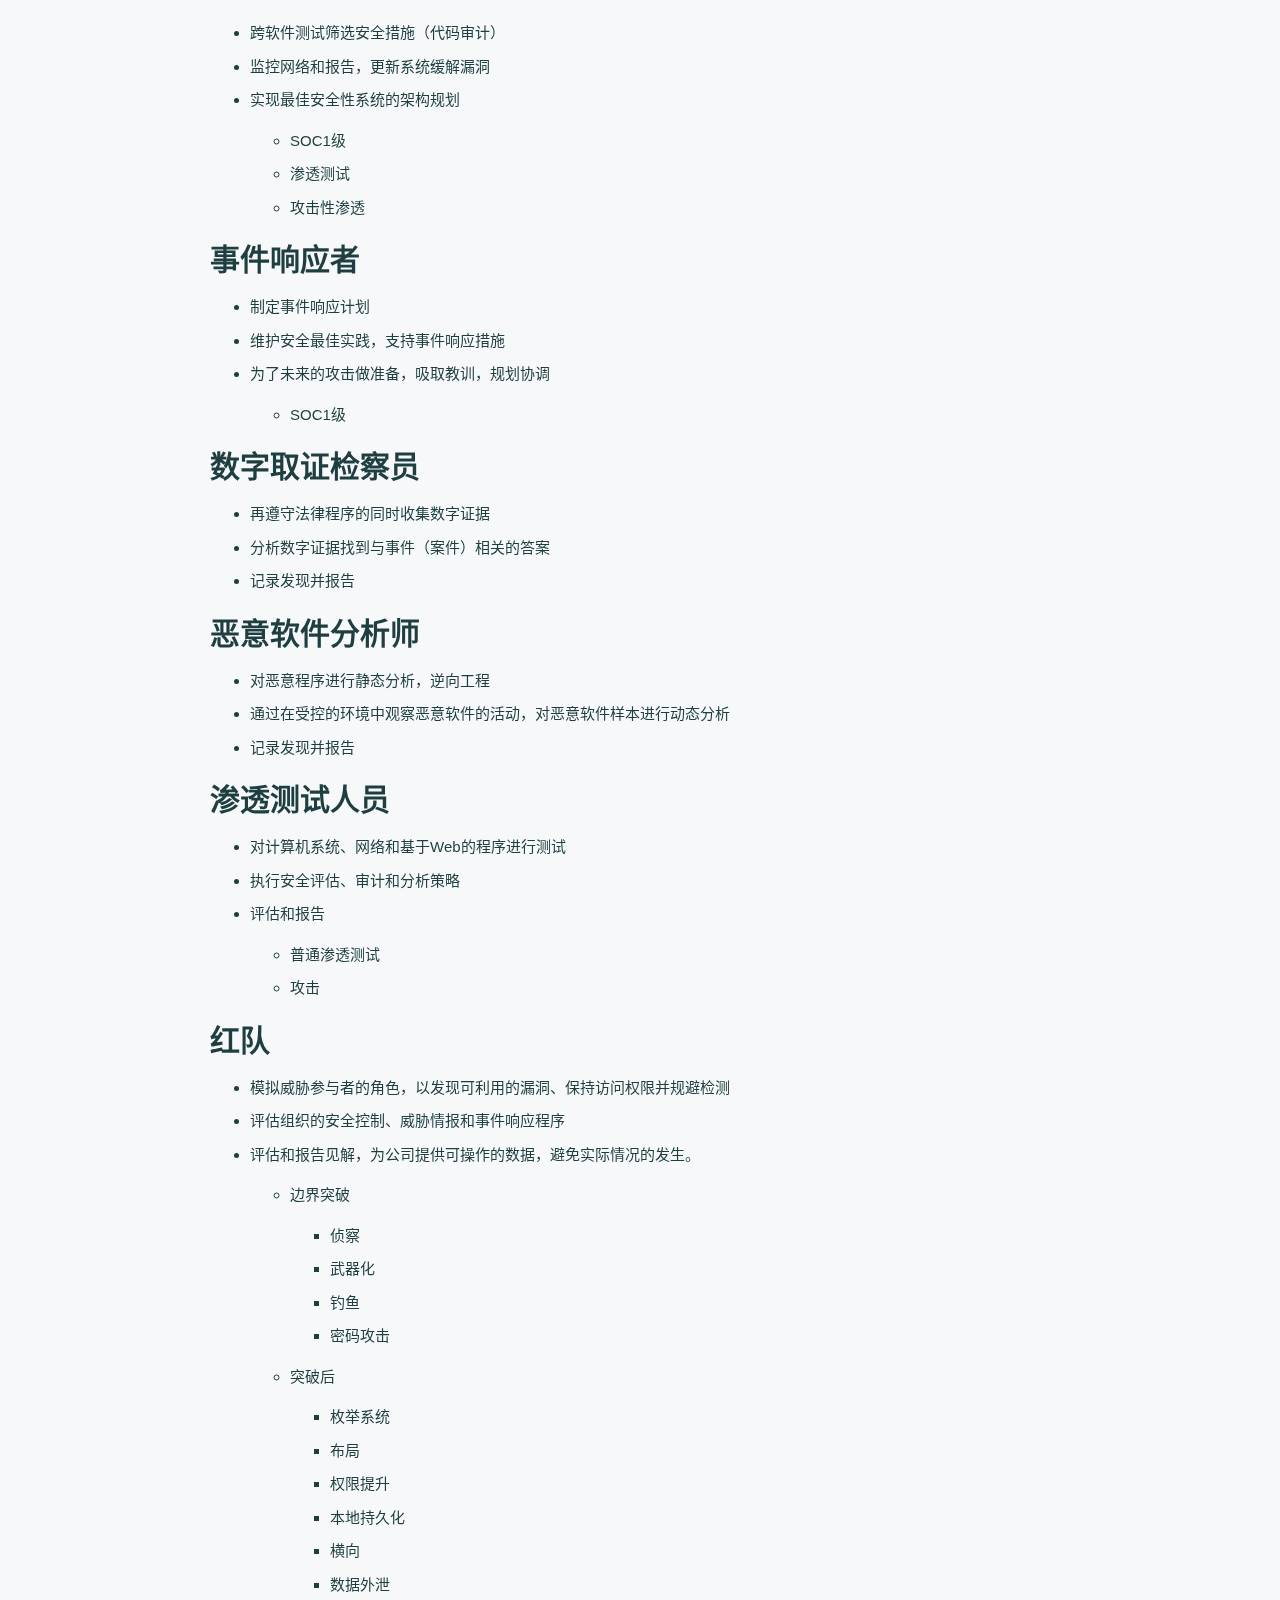
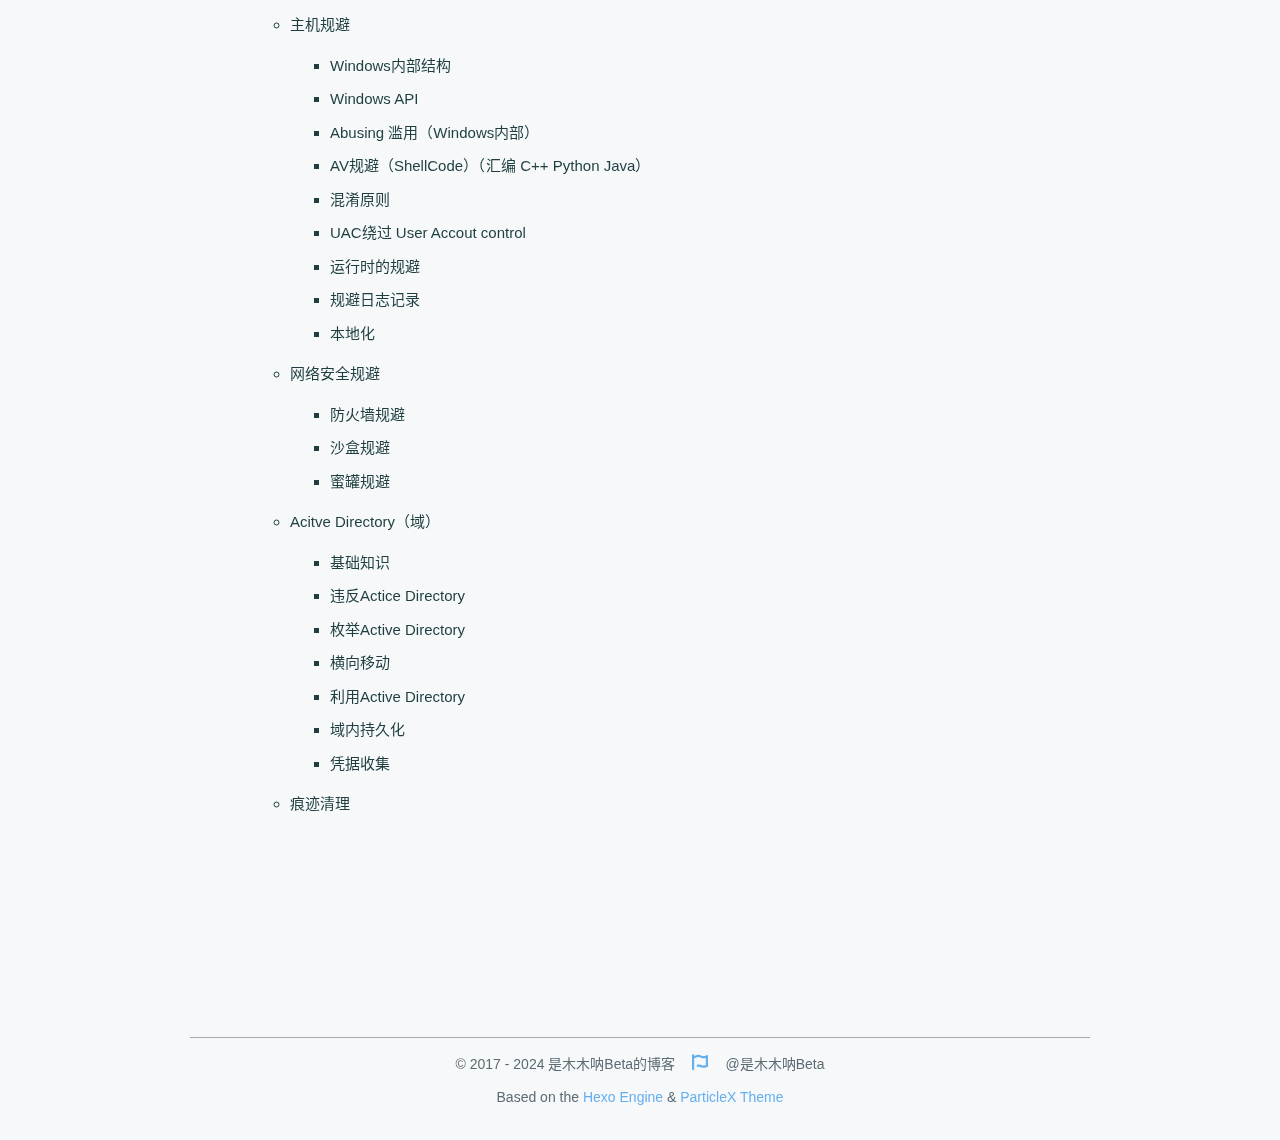
<file: 2023/12/12/网络安全职业发展/index.html>
<!DOCTYPE html>
<html lang="zh-cn">
    <canvas id="fireworks" style="position: fixed; top: 0; left: 0; width: 100vw; height: 100vh; pointer-events: none; z-index: 32767"></canvas>
    <script src="https://cdn.staticfile.org/animejs/3.2.1/anime.min.js"></script>
    <script src="/js/fireworks.min.js"></script>
    <canvas id="background" style="position: fixed; top: 0; left: 0; width: 100vw; height: 100vh; pointer-events: none; z-index: -1"></canvas>
    <script src="/js/background.min.js"></script>
<head>
    <meta charset="utf-8" />
    <title>网络安全职业发展 | 是木木呐Beta的博客</title>
    <meta name="author" content="是木木呐Beta" />
    <meta name="description" content="" />
    <meta name="keywords" content="" />
    <meta name="viewport" content="width=device-width, initial-scale=1.0, maximum-scale=1.0, user-scalable=0" />
    <link rel="icon" href="/images/LogoLight.png" />
    <link rel="preconnect" href="https://cdn.staticfile.org" />
<script src="https://cdn.staticfile.org/vue/3.3.7/vue.global.prod.min.js"></script>
<link rel="stylesheet" href="/fontawesome/css/all.min.css" />
<link rel="stylesheet" href="https://blogsmmnabeta.oss-cn-beijing.aliyuncs.com/api/font.css" />
<link rel="preconnect" href="https://fonts.loli.net" />
<link rel="preconnect" href="https://gstatic.loli.net" crossorigin />
<!-- <link rel="stylesheet" href="https://fonts.loli.net/css2?family=Fira+Code:wght@400;500;600;700&family=Lexend:wght@400;500;600;700;800;900&family=Noto+Sans+SC:wght@400;500;600;700;800;900&display=swap" /> -->
<script> const mixins = {}; </script>

<script src="https://polyfill.io/v3/polyfill.min.js?features=default"></script>


<script src="https://cdn.staticfile.org/highlight.js/11.9.0/highlight.min.js"></script>
<script src="https://cdn.staticfile.org/highlightjs-line-numbers.js/2.8.0/highlightjs-line-numbers.min.js"></script>
<link
    rel="stylesheet"
    href="https://cdn.staticfile.org/highlight.js/11.9.0/styles/github.min.css"
/>
<script src="/js/lib/highlight.js"></script>



<script src="/js/lib/preview.js"></script>









<link rel="stylesheet" href="/css/main.css" />


<meta name="generator" content="Hexo 6.3.0"></head>
<body>
    <div id="layout">
        <transition name="fade">
            <div id="loading" v-show="loading">
                <div id="loading-circle">
                    <h2>LOADING</h2>
                    <p>加载过慢请开启缓存 浏览器默认开启</p>
                    <img src="/images/loading.gif" />
                </div>
            </div>
        </transition>
        <div id="menu" :class="{ hidden: hiddenMenu, 'menu-color': menuColor}">
    <nav id="desktop-menu">
        <a class="title" href="/">
            <span>是木木呐BETA的博客</span>
        </a>
        
        <a href="/">
            <i class="fa-solid fa-house fa-fw"></i>
            <span>&ensp;主页</span>
        </a>
        
        <a href="/about">
            <i class="fa-solid fa-id-card fa-fw"></i>
            <span>&ensp;关于</span>
        </a>
        
        <a href="/archives">
            <i class="fa-solid fa-box-archive fa-fw"></i>
            <span>&ensp;文章</span>
        </a>
        
        <a href="/categories">
            <i class="fa-solid fa-bookmark fa-fw"></i>
            <span>&ensp;类型</span>
        </a>
        
        <a href="/tags">
            <i class="fa-solid fa-tags fa-fw"></i>
            <span>&ensp;标签</span>
        </a>
        
    </nav>
    <nav id="mobile-menu">
        <div class="title" @click="showMenuItems = !showMenuItems">
            <i class="fa-solid fa-bars fa-fw"></i>
            <span>&emsp;是木木呐BETA的博客</span>
        </div>
        <transition name="slide">
            <div class="items" v-show="showMenuItems">
                
                <a href="/">
                    <div class="item">
                        <div style="min-width: 20px; max-width: 50px; width: 10%">
                            <i class="fa-solid fa-house fa-fw"></i>
                        </div>
                        <div style="min-width: 100px; max-width: 150%; width: 20%">主页</div>
                    </div>
                </a>
                
                <a href="/about">
                    <div class="item">
                        <div style="min-width: 20px; max-width: 50px; width: 10%">
                            <i class="fa-solid fa-id-card fa-fw"></i>
                        </div>
                        <div style="min-width: 100px; max-width: 150%; width: 20%">关于</div>
                    </div>
                </a>
                
                <a href="/archives">
                    <div class="item">
                        <div style="min-width: 20px; max-width: 50px; width: 10%">
                            <i class="fa-solid fa-box-archive fa-fw"></i>
                        </div>
                        <div style="min-width: 100px; max-width: 150%; width: 20%">文章</div>
                    </div>
                </a>
                
                <a href="/categories">
                    <div class="item">
                        <div style="min-width: 20px; max-width: 50px; width: 10%">
                            <i class="fa-solid fa-bookmark fa-fw"></i>
                        </div>
                        <div style="min-width: 100px; max-width: 150%; width: 20%">类型</div>
                    </div>
                </a>
                
                <a href="/tags">
                    <div class="item">
                        <div style="min-width: 20px; max-width: 50px; width: 10%">
                            <i class="fa-solid fa-tags fa-fw"></i>
                        </div>
                        <div style="min-width: 100px; max-width: 150%; width: 20%">标签</div>
                    </div>
                </a>
                
            </div>
        </transition>
    </nav>
</div>
<transition name="fade">
    <div id="menu-curtain" @click="showMenuItems = !showMenuItems" v-show="showMenuItems"></div>
</transition>

        <div id="main" :class="loading ? 'into-enter-from': 'into-enter-active'">
            <div class="article">
    <div>
        <h1>网络安全职业发展</h1>
    </div>
    <div class="info">
        <span class="date">
            <span class="icon">
                <i class="fa-solid fa-calendar fa-fw"></i>
            </span>
            2023/12/12
        </span>
        
        <span class="category">
            <a href="/categories/%E7%9F%A5%E8%AF%86/">
                <span class="icon">
                    <i class="fa-solid fa-bookmark fa-fw"></i>
                </span>
                知识
            </a>
        </span>
        
        
        <span class="tags">
            <span class="icon">
                <i class="fa-solid fa-tags fa-fw"></i>
            </span>
            
            
            <span class="tag">
                
                <a href="/tags/%E7%BD%91%E7%BB%9C%E5%AE%89%E5%85%A8/" style="color: #03a9f4">网络安全</a>
            </span>
            
            <span class="tag">
                
                <a href="/tags/%E8%81%8C%E4%B8%9A%E8%A7%84%E5%88%92/" style="color: #00a596">职业规划</a>
            </span>
            
        </span>
        
    </div>
    
    <div class="content" v-pre>
        <h1 id="SOC"><a href="#SOC" class="headerlink" title="SOC"></a>SOC</h1><h2 id="SOC1级-初级安全分析师"><a href="#SOC1级-初级安全分析师" class="headerlink" title="SOC1级 初级安全分析师"></a>SOC1级 初级安全分析师</h2><ul>
<li>监控调查告警</li>
<li>配置和使用安全工具和安全产品如（IPS、ITS、UTS、WAF、堡垒机）<span id="more"></span></li>
</ul>
<p>知识点：</p>
<ul>
<li>网络防御框架<ul>
<li>哈希值</li>
<li>IP</li>
<li>域名</li>
<li>主机</li>
<li>代理</li>
<li>工具</li>
<li>防御战术</li>
</ul>
</li>
<li>威胁情报<ul>
<li>情报工具</li>
<li>平台</li>
</ul>
</li>
<li>流量分析<ul>
<li>数据包基础知识</li>
<li>各种协议</li>
<li>上网行为审计系统的高级应用</li>
</ul>
</li>
<li>端点安全<ul>
<li>widows核心进程</li>
<li>windows日志</li>
<li>操作系统安全</li>
</ul>
</li>
<li>事件管理</li>
<li>数字取证</li>
<li>网络钓鱼</li>
</ul>
<h1 id="安全分析师"><a href="#安全分析师" class="headerlink" title="安全分析师"></a>安全分析师</h1><ul>
<li>与各利益相关人员合作，分析整个公司的网络安全态势</li>
<li>写报告，编写网络安全的持续报告，记录安全问题采取的措施</li>
<li>制定安全计划，纳入对新工具和趋势的研究，跨团队维护数据安全所需要的措施<ul>
<li>网络安全基础（概论）</li>
<li>预安全</li>
<li>SOC1级</li>
</ul>
</li>
</ul>
<h1 id="安全工程师"><a href="#安全工程师" class="headerlink" title="安全工程师"></a>安全工程师</h1><ul>
<li>跨软件测试筛选安全措施（代码审计）</li>
<li>监控网络和报告，更新系统缓解漏洞</li>
<li>实现最佳安全性系统的架构规划<ul>
<li>SOC1级</li>
<li>渗透测试</li>
<li>攻击性渗透</li>
</ul>
</li>
</ul>
<h1 id="事件响应者"><a href="#事件响应者" class="headerlink" title="事件响应者"></a>事件响应者</h1><ul>
<li>制定事件响应计划</li>
<li>维护安全最佳实践，支持事件响应措施</li>
<li>为了未来的攻击做准备，吸取教训，规划协调<ul>
<li>SOC1级</li>
</ul>
</li>
</ul>
<h1 id="数字取证检察员"><a href="#数字取证检察员" class="headerlink" title="数字取证检察员"></a>数字取证检察员</h1><ul>
<li>再遵守法律程序的同时收集数字证据</li>
<li>分析数字证据找到与事件（案件）相关的答案</li>
<li>记录发现并报告</li>
</ul>
<h1 id="恶意软件分析师"><a href="#恶意软件分析师" class="headerlink" title="恶意软件分析师"></a>恶意软件分析师</h1><ul>
<li>对恶意程序进行静态分析，逆向工程</li>
<li>通过在受控的环境中观察恶意软件的活动，对恶意软件样本进行动态分析</li>
<li>记录发现并报告</li>
</ul>
<h1 id="渗透测试人员"><a href="#渗透测试人员" class="headerlink" title="渗透测试人员"></a>渗透测试人员</h1><ul>
<li>对计算机系统、网络和基于Web的程序进行测试</li>
<li>执行安全评估、审计和分析策略</li>
<li>评估和报告<ul>
<li>普通渗透测试</li>
<li>攻击</li>
</ul>
</li>
</ul>
<h1 id="红队"><a href="#红队" class="headerlink" title="红队"></a>红队</h1><ul>
<li>模拟威胁参与者的角色，以发现可利用的漏洞、保持访问权限并规避检测</li>
<li>评估组织的安全控制、威胁情报和事件响应程序</li>
<li>评估和报告见解，为公司提供可操作的数据，避免实际情况的发生。<ul>
<li>边界突破<ul>
<li>侦察</li>
<li>武器化</li>
<li>钓鱼</li>
<li>密码攻击</li>
</ul>
</li>
<li>突破后<ul>
<li>枚举系统</li>
<li>布局</li>
<li>权限提升</li>
<li>本地持久化</li>
<li>横向</li>
<li>数据外泄</li>
</ul>
</li>
<li>主机规避<ul>
<li>Windows内部结构</li>
<li>Windows API</li>
<li>Abusing 滥用（Windows内部）</li>
<li>AV规避（ShellCode）（汇编 C++ Python Java）</li>
<li>混淆原则</li>
<li>UAC绕过 User Accout control</li>
<li>运行时的规避</li>
<li>规避日志记录</li>
<li>本地化</li>
</ul>
</li>
<li>网络安全规避<ul>
<li>防火墙规避</li>
<li>沙盒规避</li>
<li>蜜罐规避</li>
</ul>
</li>
<li>Acitve Directory（域）<ul>
<li>基础知识</li>
<li>违反Actice Directory</li>
<li>枚举Active Directory</li>
<li>横向移动</li>
<li>利用Active Directory</li>
<li>域内持久化</li>
<li>凭据收集</li>
</ul>
</li>
<li>痕迹清理</li>
</ul>
</li>
</ul>

    </div>
    
    
    
    
    <div id="comment">
        <div id="giscus-container" class="giscus"></div>
    </div>
    
    
    
    
</div>

            <footer id="footer">
    <div id="footer-wrap">
        <div>
            &copy;
            2017 - 2024 是木木呐Beta的博客
            <span id="footer-icon">
                <i class="fa-solid fa-font-awesome fa-fw"></i>
            </span>
            &commat;是木木呐Beta
        </div>
        <div>
            Based on the <a target="_blank" rel="noopener" href="https://hexo.io">Hexo Engine</a> &amp;
            <a target="_blank" rel="noopener" href="https://github.com/theme-particlex/hexo-theme-particlex">ParticleX Theme</a>
        </div>
        
    </div>
</footer>

        </div>
        
        <transition name="fade">
            <div id="preview" ref="preview" v-show="previewShow">
                <img id="preview-content" ref="previewContent" />
            </div>
        </transition>
        
    </div>
    <script src="/js/main.js"></script>
    
    
<script
    src="https://giscus.app/client.js"
    data-repo="SmmnaBeta/SmmnaBeta.github.io"
    data-repo-id="R_kgDOK4ohFQ"
    data-category="Announcements"
    data-category-id="DIC_kwDOK4ohFc4CbrDD"
    data-mapping="pathname"
    data-strict="0"
    data-reactions-enabled="1"
    data-emit-metadata="0"
    data-input-position="top"
    data-theme="light"
    data-lang="zh-CN"
    crossorigin
    async
></script>





    
</body>
</html>
</file>
<file: css/main.css>
#archives {
    margin: auto;
    margin-top: 100px;
    padding: 20px;
}
#archives .categories-tags {
    margin: auto;
    margin-bottom: 50px;
    max-width: 900px;
    text-align: center;
    width: 100%;
}
#archives .categories-tags span {
    display: inline-block;
    margin: 10px;
}
#archives .categories-tags span .icon {
    color: #fff;
    margin-left: 0;
    margin-right: 10px;
}
#archives .categories-tags span a {
    border: #ffffff80 1px solid;
    border-radius: 10px;
    color: #fff;
    padding: 10px 15px;
    transition: background 0.25s, border 0.25s, color 0.25s;
}
#archives .categories-tags span a:hover {
    background: #fff !important;
    border: #a5c2f5 1px solid;
    color: #5c6b72;
}
#archives .category,
#archives .tags .tag,
.article .info .category,
.article .info .tags,
.article .info .tags .tag {
    display: inline-block;
    margin-right: 10px;
}
#archives h3 {
    margin: 10px 0;
}
#crypto {
    margin: 50px 0;
}
#crypto.failure {
    border-color: #ea4a5a;
    color: #ea4a5a;
}
#crypto.failure:focus {
    box-shadow: 0 0 0 3px #ea4a5a4d;
}
#crypto.success {
    border-color: #34d058;
    color: #34d058;
}
#footer {
    font-size: 14px;
    margin-top: 150px;
    padding-bottom: 20px;
    text-align: center;
    width: 100%;
}
#footer #footer-icon {
    color: #66afef;
    display: inline-block;
    font-size: 18px;
    margin: 0 10px;
}
#footer #footer-wrap {
    border-top: 1px solid #aaa;
    color: #5c6b72;
    margin: auto;
    width: 900px;
}
#footer #footer-wrap div {
    margin: 15px;
}
#home-card {
    width: 300px;
}
#home-card #card-style {
    background: #fff;
    border: none;
    border-radius: 10px;
    box-shadow: 0 0 20px #d9d9d980;
    display: flex;
    flex-direction: column;
    max-height: 80vh;
    justify-content: center;
    overflow: auto;
    position: sticky;
    text-align: center;
    top: 10vh;
    width: 300px;
}
#home-card #card-div {
    overflow: auto;
    padding: 25px 0;
}
#home-card #card-div .avatar {
    border: #f1f1f1 solid 3px;
    border-radius: 50%;
    height: 140px;
    margin: auto;
    text-align: center;
    width: 140px;
}
#home-card #card-div .avatar img {
    border-radius: 50%;
    height: 100%;
    width: 100%;
}
#home-card #card-div .avatar:hover img {
    transform: rotate(360deg);
}
#home-card #card-div .description {
    margin: 20px auto;
    width: 85%;
}
#home-card #card-div .friend-links .friend-link {
    margin-bottom: 5px;
}
#home-card #card-div .friend-links a {
    border-radius: 5px;
    color: #5c6b72;
    display: block;
    padding: 8px 0;
}
#home-card #card-div .icon-links .icon-link {
    margin: 5px;
}
#home-card #card-div .icon-links a {
    border-radius: 5px;
    color: #5c6b72;
    font-size: 18px;
    padding: 5px;
}
#home-card #card-div .icon-links a:hover,
#home-card #card-div .friend-links a:hover,
#home-posts .page-current .page-num:hover {
    background: #66afef;
    color: #fff;
}
#home-card #card-div .icon-links,
#home-card #card-div .friend-links {
    border-top: #cdcdcd solid 1px;
    margin: 10px auto;
    padding-top: 10px;
    width: 85%;
}
#home-card #card-div .name {
    font-size: 16px;
    font-weight: bold;
    margin: 20px auto;
}
#home-head {
    display: flex;
    height: 100vh;
    width: 100vw;
}
#home-head #home-background {
    background-position: center;
    background-repeat: no-repeat;
    background-size: cover;
    height: 100vh;
    left: 0;
    position: absolute;
    top: 0;
    width: 100vw;
    z-index: -1;
}
#home-head #home-info .info {
    align-items: center;
    border-radius: 50%;
    display: flex;
    justify-content: center;
    text-align: center;
}
#home-head #home-info .loop:nth-child(1) {
    animation: loop1 10s linear infinite;
    background: #fff;
    border-radius: 38% 62% 63% 37%/41% 44% 56% 59%;
    opacity: 0.3;
    transform: rotate(30deg);
}
#home-head #home-info .loop:nth-child(2) {
    animation: loop2 15s linear infinite;
    background: #fff;
    border-radius: 38% 62% 63% 37%/41% 44% 56% 59%;
    opacity: 0.45;
    transform: rotate(60deg);
}
#home-head #home-info .loop:nth-child(3) {
    animation: loop3 10s linear infinite;
    background: #fff;
    border-radius: 38% 62% 63% 37%/41% 44% 56% 59%;
    opacity: 0.3;
    transform: rotate(90deg);
}
#home-head #home-info .loop:nth-child(4) {
    animation: loop4 15s linear infinite;
    background: #fff;
    border-radius: 38% 62% 63% 37%/41% 44% 56% 59%;
    opacity: 0.45;
    transform: rotate(120deg);
}
#home-head #home-info,
#home-posts {
    margin: auto;
}
#home-posts .page-current {
    align-items: center;
    display: flex;
    font-weight: bold;
    justify-content: center;
    margin-top: 50px;
    text-align: center;
    width: 100%;
}
#home-posts .page-current .current {
    border-radius: 5px;
    color: #da0a51;
    display: inline-block;
    height: 35px;
    line-height: 35px;
    margin: 0 7px;
    padding: 5px;
    width: 35px;
}
#home-posts .page-current .page-num,
#home-posts .page-current .page-omit {
    border-radius: 5px;
    display: inline-block;
    height: 35px;
    line-height: 35px;
    margin: 0 7px;
    padding: 5px;
    width: 35px;
}
#home-posts .page-current a {
    color: #999;
}
#home-posts .post {
    background: #fff;
    border-radius: 20px;
    box-shadow: 0 0 20px #d9d9d980;
    transition: box-shadow 0.25s, transform 0.25s;
}
#home-posts .post .category-and-date {
    color: #5c6b72;
    margin-top: 15px;
    text-align: center;
    width: 100%;
}
#home-posts .post .category-and-date .category {
    display: inline-block;
    margin-right: 25px;
}
#home-posts .post .category-and-date .category a,
#archives a,
#archives .tag-icon,
#archives .item-time,
#archives .categories-tags span a:hover .icon,
.article .info a {
    color: #5c6b72;
}
#home-posts .post .category-and-date .date,
#archives .tags,
#menu #desktop-menu a span {
    display: inline-block;
}
#home-posts .post .category-and-date .special {
    display: inline-block;
    margin-left: 25px;
}
#home-posts .post .go-post {
    background: linear-gradient(120deg, #9abbf7 0%, #ffbbf4 100%);
    border: 0;
    border-radius: 20px 0;
    bottom: -5px;
    box-shadow: 2px 2px 10px 0 #ffbbf47a;
    color: #fff;
    font-size: 14px;
    font-weight: bold;
    padding: 10px 24px;
    position: absolute;
    right: -5px;
    transition: box-shadow 0.25s ease-out, right 0.25s ease-out;
}
#home-posts .post .go-post:hover {
    box-shadow: -2px -2px 10px 0 #9abbf77a;
    right: -7px;
}
#home-posts .post .post-tags .tag {
    display: inline-block;
    font-weight: bold;
    margin-right: 10px;
}
#home-posts .post .post-tags a {
    font-size: 14px;
}
#home-posts .post .post-tags,
#archives .info,
.article .info {
    line-height: 1.7;
}
#home-posts .post-title {
    color: #66afef;
    text-align: center;
}
#home-posts .post:hover {
    box-shadow: 0 0 5px #d9d9d9;
    transform: translate(-5px, -5px);
}
#home-posts-wrap {
    background: transparent;
    border-radius: 10px;
    display: flex;
    margin: auto;
    padding: 20px;
}
#home-posts-wrap,
#archives,
.article,
#footer #footer-wrap {
    box-sizing: border-box;
}
#loading {
    align-items: center;
    background: #fff;
    display: flex;
    flex-direction: column;
    height: 100vh;
    justify-content: center;
    left: 0;
    position: fixed;
    top: 0;
    width: 100vw;
    word-break: keep-all;
    z-index: 2147483647;
}
#loading h2,
#loading p,
#loading img {
    margin: 10px;
}
#loading img {
    border-radius: 0;
    height: 50px;
}
#loading-circle {
    align-items: center;
    border: 10px solid #a3ddfb;
    border-radius: 50%;
    display: flex;
    flex-direction: column;
    height: 50vmin;
    justify-content: center;
    padding: 50px;
    text-align: center;
    width: 50vmin;
}
#main {
    margin-right: calc(100% - 100vw);
}
#menu {
    background: #92cafa;
    box-shadow: 0 -1px 10px 0 #9e9e9e4d;
    font-weight: bold;
    line-height: 50px;
    position: fixed;
    top: 0;
    transition: background 0.25s ease-out, top 0.25s ease-out;
    width: 100vw;
    z-index: 1004;
}
#menu #desktop-menu {
    height: 50px;
}
#menu #desktop-menu .title {
    color: #555;
    display: inline-block;
    margin-left: 60px;
    margin-right: 5px;
}
#menu #desktop-menu a {
    color: #555;
    display: inline-block;
    margin-left: 30px;
}
#menu #mobile-menu {
    min-height: 50px;
    text-align: center;
}
#menu #mobile-menu .items {
    padding: 10px 0 20px;
    z-index: 1002;
}
#menu #mobile-menu .items .item {
    display: flex;
    justify-content: center;
    margin: auto;
    min-width: 200px;
    width: 80%;
}
#menu #mobile-menu .items a {
    color: #555;
}
#menu #mobile-menu .title {
    color: #555;
    cursor: pointer;
    z-index: 1003;
}
#menu-curtain {
    background: #0003;
    height: 100%;
    left: 0;
    position: fixed;
    top: 0;
    width: 100%;
    z-index: 1001;
}
#menu.hidden {
    top: -50px;
}
#menu.menu-color {
    background: #0003;
}
#menu.menu-color #desktop-menu a,
#menu.menu-color #mobile-menu a,
#menu.menu-color #mobile-menu .title {
    color: #fff;
}
#preview {
    align-items: center;
    background-color: #fffc;
    display: flex;
    height: 100vh;
    justify-content: center;
    left: 0;
    position: fixed;
    top: 0;
    width: 100vw;
    z-index: 1005;
}
#preview-content {
    box-shadow: 0 0 50px 10px #d9d9d980;
    margin: auto;
    max-height: 95%;
    max-width: 95%;
}
#search-bar {
    margin-bottom: 50px;
    z-index: 1000;
}
#timeline-wrap {
    display: flex;
    flex-direction: column-reverse;
}
* {
    margin: 0;
    padding: 0;
    position: relative;
    scrollbar-color: #8ab5ff #e6efff;
    scrollbar-width: thin;
    word-wrap: break-word;
}
.article {
    font-size: 15px;
    margin: auto;
    margin-top: 100px;
    padding: 20px;
}
.article .content {
    margin: 50px 0;
}
.article .info .date {
    color: #5c6b72;
    display: inline-block;
    margin-right: 10px;
}
.code-content {
    font-size: 13px;
    line-height: 2;
    overflow: auto;
    padding: 50px 30px 20px;
    white-space: pre;
}
.comment iframe,
body::-webkit-scrollbar-track {
    border-radius: 0;
}
.content {
    transition: opacity 0.25s;
}
.content img,
.content video,
.content audio,
.content iframe {
    display: block;
    margin: 15px auto;
    max-width: 75%;
}
.copycode {
    color: #5c6b72;
    position: absolute;
    right: 0;
    top: 0;
}
.copycode i {
    padding: 15px;
    position: absolute;
    right: 0;
    top: 0;
    transition: transform 0.25s;
}
.copycode.copied i {
    transform: scale(1.25);
}
.copycode.copied i:first-child,
.copycode:not(.copied) i:last-child {
    opacity: 0;
}
.fade-enter-active,
.fade-leave-active {
    transition: opacity 0.3s;
}
.fade-enter-from,
.fade-leave-to {
    opacity: 0;
}
.hljs-ln-code {
    padding-left: 20px !important;
}
.hljs-ln-numbers {
    border-right: 1px solid #ccc;
    color: #ccc;
    padding-right: 10px !important;
    text-align: right;
    vertical-align: top;
}
.icon {
    color: #5c6b72;
    margin-right: 5px;
}
.input {
    background: #f6f8fa;
    border: 1px solid #d0d7de;
    border-radius: 50px;
    box-sizing: border-box;
    color: #000;
    display: block;
    font-size: 15px;
    height: 50px;
    text-indent: 20px;
    transition: background 0.25s, border 0.25s, box-shadow 0.25s;
    width: 100%;
}
.input:focus {
    background: #fff;
    border-color: #0969da;
    box-shadow: 0 0 0 3px #0969da4d;
    outline: none;
}
.input:hover {
    background: #fff;
}
.into-enter-active {
    transition: opacity 0.5s, transform 0.5s;
}
.into-enter-from {
    opacity: 0;
    transform: scale(1.1);
}
.katex {
    white-space: normal !important;
}
.language {
    background: linear-gradient(to right, #ed6ea0 0%, #ec8c69 100%);
    border-radius: 0 0 10px 10px;
    box-shadow: 1px 1px 0.75rem #ed6ea14d;
    color: #fff;
    font-size: 12px;
    font-weight: bold;
    left: 30px;
    padding: 10px 15px;
    position: absolute;
    top: 0;
}
.page-num,
.icon-link a,
.friend-link a {
    transition: background 0.25s, color 0.25s;
}
.page-num:hover,
.icon-link a:hover,
.friend-link a:hover,
.categories-tags a:hover,
.go-post:hover {
    opacity: 1;
}
.slide-enter-active,
.slide-leave-active {
    transition: margin-top 0.3s, opacity 0.3s;
}
.slide-enter-from,
.slide-leave-to {
    margin-top: -300px;
    opacity: 0;
}
.timeline {
    margin-bottom: 30px;
    transition: margin-top 0.5s, opacity 0.3s, visibility 0.3s;
}
.timeline-content {
    background: #fff;
    border: 1px solid #0002;
    border-radius: 3px;
    margin-left: 17.5px;
    padding: 24px;
    transition: box-shadow 0.5s;
}
.timeline-content:hover {
    box-shadow: 0 2px 8px #00000017;
}
.timeline-tail {
    background: #fff;
    border: 2px solid #a5c2f5;
    border-radius: 50%;
    height: 7px;
    position: absolute;
    width: 7px;
}
::-webkit-scrollbar {
    height: 12px;
    width: 12px;
}
::-webkit-scrollbar-thumb {
    background: #8ab5ff
        linear-gradient(
            45deg,
            #fff6 25%,
            transparent 25%,
            transparent 50%,
            #fff6 50%,
            #fff6 75%,
            transparent 75%,
            transparent
        );
    border: 3px solid #e6efff;
    border-radius: 100px;
}
::-webkit-scrollbar-track {
    background: #e6efff;
    border-radius: 100px;
}
::selection {
    background-color: #3392ff2a;
    color: unset;
}
a {
    color: #66afef;
    text-decoration: none;
}
a:hover,
.content .copycode:hover {
    opacity: 0.8;
}
audio,
button,
iframe,
img,
video,
#home-head,
#menu,
.categories-tags a,
.copycode,
.friend-link a,
.go-post,
.hljs-ln-numbers,
.icon-link a,
.katex,
.language,
.page-current {
    user-select: none;
}
b,
strong {
    font-weight: bold;
    line-height: 2.5;
}
blockquote {
    background: #d9e8ff6b;
    border-left: 3px solid #1e3e3f;
    border-radius: 3px;
    margin: 15px 0;
    overflow: auto;
    padding: 0 15px;
}
body {
    background: #f6f8fa;
    color: #1e3e3f;
    font: 500 14px Lexend, "Noto Sans SC", sans-serif;
    overflow-x: hidden;
    width: 100%;
}
code {
    background: #bddcf76b;
    border-radius: 4px;
    line-height: 2.5;
    padding: 4px 8px;
}
h1,
h2,
h3,
h4,
h5,
h6 {
    color: #1e3e3f;
    font-weight: bold;
    margin: 15px 0;
    word-break: keep-all;
}
h1 {
    font-size: 30px;
}
h2 {
    font-size: 27px;
}
h3 {
    font-size: 24px;
}
h4 {
    font-size: 21px;
}
h5 {
    font-size: 18px;
}
h6 {
    font-size: 15px;
}
hr {
    border-style: dashed none none;
    border-width: 1.5px;
}
img,
video,
audio,
iframe {
    border-radius: 10px;
}
mark {
    background: #fff13360;
    border-radius: 4px;
    color: unset;
    line-height: 2.5;
    padding: 4px 8px;
}
p,
ul,
ol {
    line-height: 1.7;
    margin: 15px 0;
}
pre {
    border: 1px solid #ebeef5;
    border-radius: 15px;
    box-shadow: 0 2px 12px 0 #0000001a;
    margin: 25px 0;
    overflow: hidden;
    white-space: normal;
}
pre,
code,
.hljs,
.input,
.language {
    font-family: "Fira Code", "Noto Sans SC", monospace;
}
table:not(.hljs-ln) {
    margin: 15px 0;
}
table:not(.hljs-ln) td:nth-child(even) {
    background: #c7e0fb4d;
}
table:not(.hljs-ln) td:nth-child(odd) {
    background: #d9e8ff4d;
}
table:not(.hljs-ln) th {
    background: #a3ddfb;
}
table:not(.hljs-ln) tr th,
table:not(.hljs-ln) tr td {
    border-radius: 3px;
    padding: 10px 20px;
}
ul li,
ol li {
    margin: 8px 0;
}
@keyframes loop1 {
    from {
        transform: rotate(30deg);
    }
    to {
        transform: rotate(390deg);
    }
}
@keyframes loop2 {
    from {
        transform: rotate(60deg);
    }
    to {
        transform: rotate(420deg);
    }
}
@keyframes loop3 {
    from {
        transform: rotate(90deg);
    }
    to {
        transform: rotate(450deg);
    }
}
@keyframes loop4 {
    from {
        transform: rotate(120deg);
    }
    to {
        transform: rotate(480deg);
    }
}
@media (min-width: 900px) {
    #home-head #home-info .info .wrap {
        padding: 25px;
    }
    #home-head #home-info .info .wrap h1 {
        font-size: 52px;
        font-weight: bold;
        margin-bottom: 10px;
    }
    #home-head #home-info .info .wrap h3 {
        font-size: 24px;
        margin: 10px 0;
    }
    #home-head #home-info .info .wrap h5 {
        font-size: 16px;
        margin: 20px 0;
    }
    #home-head #home-info .loop {
        display: inline-block;
        height: 500px;
        position: absolute;
        width: 500px;
    }
    #home-head #home-info,
    #home-head #home-info .info {
        height: 500px;
        width: 500px;
    }
    #home-posts {
        margin-right: 50px;
        width: 850px;
    }
    #home-posts .post {
        margin-bottom: 25px;
        padding: 50px;
    }
    #home-posts .post .description {
        padding: 20px 0;
    }
    #home-posts-wrap {
        max-width: 1200px;
    }
    #menu #desktop-menu {
        display: block;
    }
    #menu #mobile-menu {
        display: none;
    }
    .article,
    #archives,
    #footer #footer-wrap {
        width: 900px;
    }
    .home-posts-wrap-no-card #home-posts {
        margin: auto;
    }
    ul,
    ol {
        padding-left: 40px;
    }
}
@media (min-width: 900px) and (max-width: 1200px) {
    #home-card {
        display: none;
    }
    #home-posts {
        width: 100%;
    }
    #home-posts-wrap,
    #archives {
        width: 800px;
    }
}
@media (max-width: 900px) {
    #home-head #home-info {
        height: 350px;
        width: 350px;
    }
    #home-head #home-info .info {
        align-items: center;
        background: #ffffffa6;
        display: flex;
        height: 350px;
        justify-content: center;
        margin: auto;
        width: 350px;
    }
    #home-head #home-info .info .wrap {
        padding: 50px;
    }
    #home-head #home-info .info .wrap h1 {
        font-size: 46px;
        margin-bottom: 10px;
    }
    #home-head #home-info .info .wrap h3 {
        font-size: 20px;
        margin: 10px 0;
    }
    #home-head #home-info .info .wrap h5 {
        font-size: 14px;
        margin: 20px 0;
    }
    #home-head #home-info .loop {
        display: none;
        height: 350px;
        position: absolute;
        width: 350px;
    }
    #home-posts {
        margin: auto;
        width: 100%;
    }
    #home-posts .post {
        margin-bottom: 30px;
        padding: 20px 30px;
    }
    #home-posts .post .description {
        padding: 20px 0;
    }
    #home-posts .post .post-tags {
        padding-right: 69px;
    }
    #home-posts-wrap,
    .article,
    #archives,
    #footer #footer-wrap {
        width: 100%;
    }
    #menu #desktop-menu,
    #home-card {
        display: none;
    }
    #menu #mobile-menu {
        display: block;
    }
    ul,
    ol {
        padding-left: 20px;
    }
}
</file>
